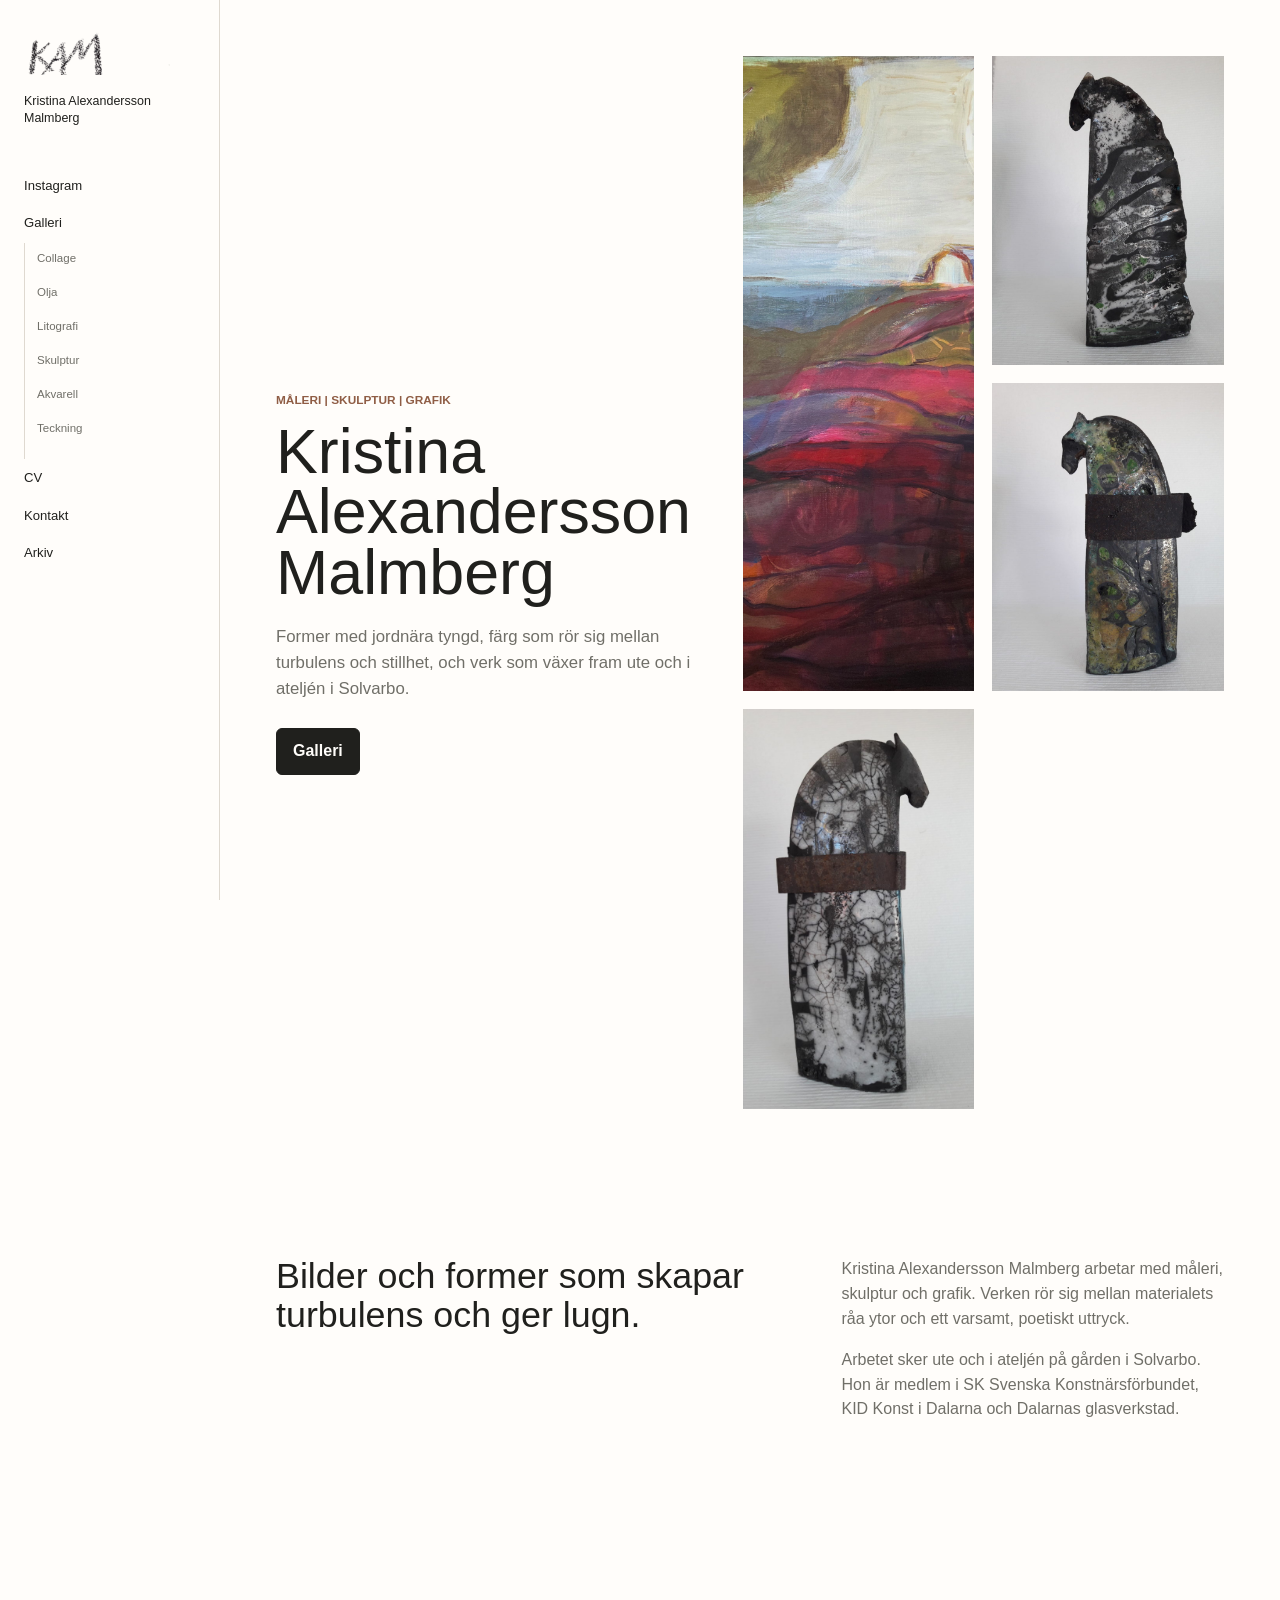
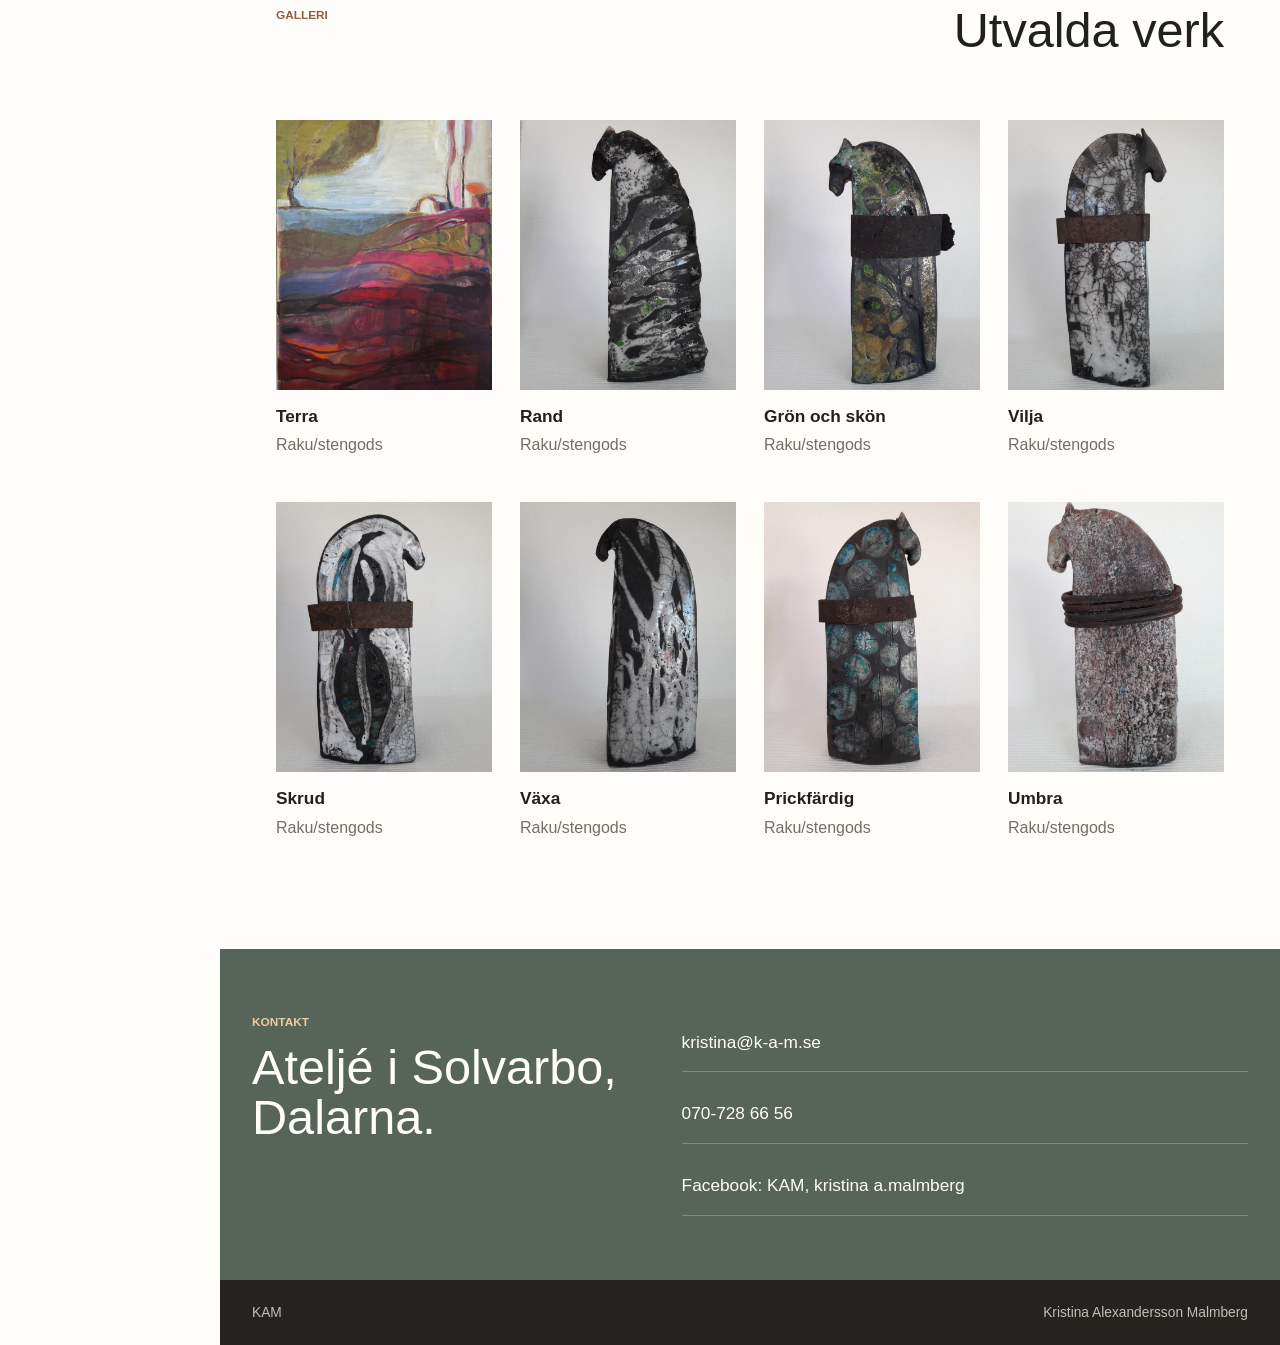
<file: index.html>
<!doctype html>
<html lang="sv">
  <head>
    <meta charset="utf-8">
    <meta name="viewport" content="width=device-width, initial-scale=1">
    <title>Kristina Alexandersson Malmberg | KAM</title>
    <meta
      name="description"
      content="Kristina Alexandersson Malmberg arbetar med maleri, skulptur, grafik och raku i Solvarbo, Dalarna."
    >
    <link rel="preload" href="assets/terra.jpg" as="image">
    <link rel="stylesheet" href="styles.css">
    <script src="https://identity.netlify.com/v1/netlify-identity-widget.js"></script>
    <script>
      if (window.netlifyIdentity) {
        window.netlifyIdentity.on('init', function (user) {
          if (!user) {
            window.netlifyIdentity.on('login', function () {
              document.location.href = '/admin/';
            });
          }
        });
      }
    </script>
  </head>
  <body>
    <header class="site-header">
      <a class="brand" href="#hem" aria-label="Till startsidan">
        <span class="logo-mark">
          <img src="assets/logo.png" alt="KAM">
        </span>
        <span>Kristina Alexandersson Malmberg</span>
      </a>
      <button class="menu-button" type="button" aria-expanded="false" aria-controls="site-nav">
        <span></span>
        <span></span>
        <span></span>
      </button>
      <nav id="site-nav" class="site-nav" aria-label="Huvudmeny">
        <a href="instagram.html">Instagram</a>
        <a href="galleri.html">Galleri</a>
        <div class="site-subnav" aria-label="Gallerikategorier">
          <a href="galleri-collage.html">Collage</a>
          <a href="galleri-olja.html">Olja</a>
          <a href="galleri-litografi.html">Litografi</a>
          <a href="galleri-skulptur.html">Skulptur</a>
          <a href="galleri-akvarell.html">Akvarell</a>
          <a href="galleri-teckning.html">Teckning</a>
        </div>
        <a href="cv.html">CV</a>
        <a href="index.html#kontakt">Kontakt</a>
        <a href="arkiv.html">Arkiv</a>
      </nav>
    </header>

    <main id="hem">
      <section class="hero" aria-labelledby="hero-title">
        <img class="hero-image" src="assets/terra.jpg" alt="Skulpturen Terra i raku och stengods">
        <div class="hero-copy">
          <p class="eyebrow" data-home-hero-kicker>Måleri | Skulptur | Grafik</p>
          <h1 id="hero-title" data-home-hero-title>Kristina Alexandersson Malmberg</h1>
          <p data-home-hero-text>
            Former med jordnära tyngd, färg som rör sig mellan turbulens och stillhet,
            och verk som växer fram ute och i ateljén i Solvarbo.
          </p>
          <div class="hero-actions" aria-label="Snabblänkar">
            <a class="button button-primary" href="galleri.html" data-home-hero-button>Galleri</a>
          </div>
        </div>
        <div class="hero-gallery" aria-label="Utvalda verk på startsidan" data-hero-gallery>
          <button class="art-image" type="button" data-full="assets/terra.jpg" data-title="Terra">
            <img src="assets/terra.jpg" alt="Terra, raku och stengods">
          </button>
          <button class="art-image" type="button" data-full="assets/rand.jpg" data-title="Rand">
            <img src="assets/rand.jpg" alt="Rand, raku och stengods">
          </button>
          <button class="art-image" type="button" data-full="assets/gron-och-skon.jpg" data-title="Grön och skön">
            <img src="assets/gron-och-skon.jpg" alt="Grön och skön, raku och stengods">
          </button>
          <button class="art-image" type="button" data-full="assets/vilja.jpg" data-title="Vilja">
            <img src="assets/vilja.jpg" alt="Vilja, raku och stengods">
          </button>
        </div>
      </section>

      <section class="intro section-band" aria-labelledby="intro-title">
        <div class="section-inner intro-grid">
          <div>
            <h2 id="intro-title" data-home-intro-title>Bilder och former som skapar turbulens och ger lugn.</h2>
          </div>
          <div class="intro-text" data-home-intro-text>
            <p>
              Kristina Alexandersson Malmberg arbetar med måleri, skulptur och grafik.
              Verken rör sig mellan materialets råa ytor och ett varsamt, poetiskt uttryck.
            </p>
            <p>
              Arbetet sker ute och i ateljén på gården i Solvarbo. Hon är medlem i SK
              Svenska Konstnärsförbundet, KID Konst i Dalarna och Dalarnas glasverkstad.
            </p>
          </div>
        </div>
      </section>

      <section class="section featured-gallery" aria-labelledby="featured-gallery-title">
        <div class="section-inner">
          <div class="section-heading">
            <p class="section-kicker">Galleri</p>
            <h2 id="featured-gallery-title">Utvalda verk</h2>
          </div>

          <div class="gallery-grid" data-featured-gallery>
            <article class="art-card">
              <button class="art-image" type="button" data-full="assets/terra.jpg" data-title="Terra">
                <img src="assets/terra.jpg" alt="Terra, raku och stengods">
              </button>
              <h3>Terra</h3>
              <p>Raku/stengods</p>
            </article>
            <article class="art-card">
              <button class="art-image" type="button" data-full="assets/rand.jpg" data-title="Rand">
                <img src="assets/rand.jpg" alt="Rand, raku och stengods">
              </button>
              <h3>Rand</h3>
              <p>Raku/stengods</p>
            </article>
            <article class="art-card">
              <button class="art-image" type="button" data-full="assets/gron-och-skon.jpg" data-title="Grön och skön">
                <img src="assets/gron-och-skon.jpg" alt="Grön och skön, raku och stengods">
              </button>
              <h3>Grön och skön</h3>
              <p>Raku/stengods</p>
            </article>
            <article class="art-card">
              <button class="art-image" type="button" data-full="assets/vilja.jpg" data-title="Vilja">
                <img src="assets/vilja.jpg" alt="Vilja, raku och stengods">
              </button>
              <h3>Vilja</h3>
              <p>Raku/stengods</p>
            </article>
            <article class="art-card">
              <button class="art-image" type="button" data-full="assets/skrud.jpg" data-title="Skrud">
                <img src="assets/skrud.jpg" alt="Skrud, raku och stengods">
              </button>
              <h3>Skrud</h3>
              <p>Raku/stengods</p>
            </article>
            <article class="art-card">
              <button class="art-image" type="button" data-full="assets/vaxa.jpg" data-title="Växa">
                <img src="assets/vaxa.jpg" alt="Växa, raku och stengods">
              </button>
              <h3>Växa</h3>
              <p>Raku/stengods</p>
            </article>
            <article class="art-card">
              <button class="art-image" type="button" data-full="assets/prickfardig.jpg" data-title="Prickfärdig">
                <img src="assets/prickfardig.jpg" alt="Prickfärdig, raku och stengods">
              </button>
              <h3>Prickfärdig</h3>
              <p>Raku/stengods</p>
            </article>
            <article class="art-card">
              <button class="art-image" type="button" data-full="assets/umbra.jpg" data-title="Umbra">
                <img src="assets/umbra.jpg" alt="Umbra, raku och stengods">
              </button>
              <h3>Umbra</h3>
              <p>Raku/stengods</p>
            </article>
          </div>
        </div>
      </section>

      <section id="kontakt" class="contact" aria-labelledby="contact-title">
        <div class="section-inner contact-grid">
          <div>
            <p class="section-kicker" data-home-contact-kicker>Kontakt</p>
            <h2 id="contact-title" data-home-contact-title>Ateljé i Solvarbo, Dalarna.</h2>
          </div>
          <address>
            <a href="mailto:kristina@k-a-m.se" data-home-contact-email>kristina@k-a-m.se</a>
            <a href="tel:+46707286656" data-home-contact-phone>070-728 66 56</a>
            <span data-home-contact-facebook>Facebook: KAM, kristina a.malmberg</span>
          </address>
        </div>
      </section>
    </main>

    <footer class="site-footer">
      <span>KAM</span>
      <span>Kristina Alexandersson Malmberg</span>
    </footer>

    <dialog class="lightbox" aria-label="Förhandsvisning av verk">
      <button class="lightbox-close" type="button" aria-label="Stäng">×</button>
      <img src="assets/terra.jpg" alt="">
      <p></p>
    </dialog>

    <script src="site-content.js"></script>
    <script src="content-manager.js"></script>
    <script src="script.js"></script>
  </body>
</html>
</file>
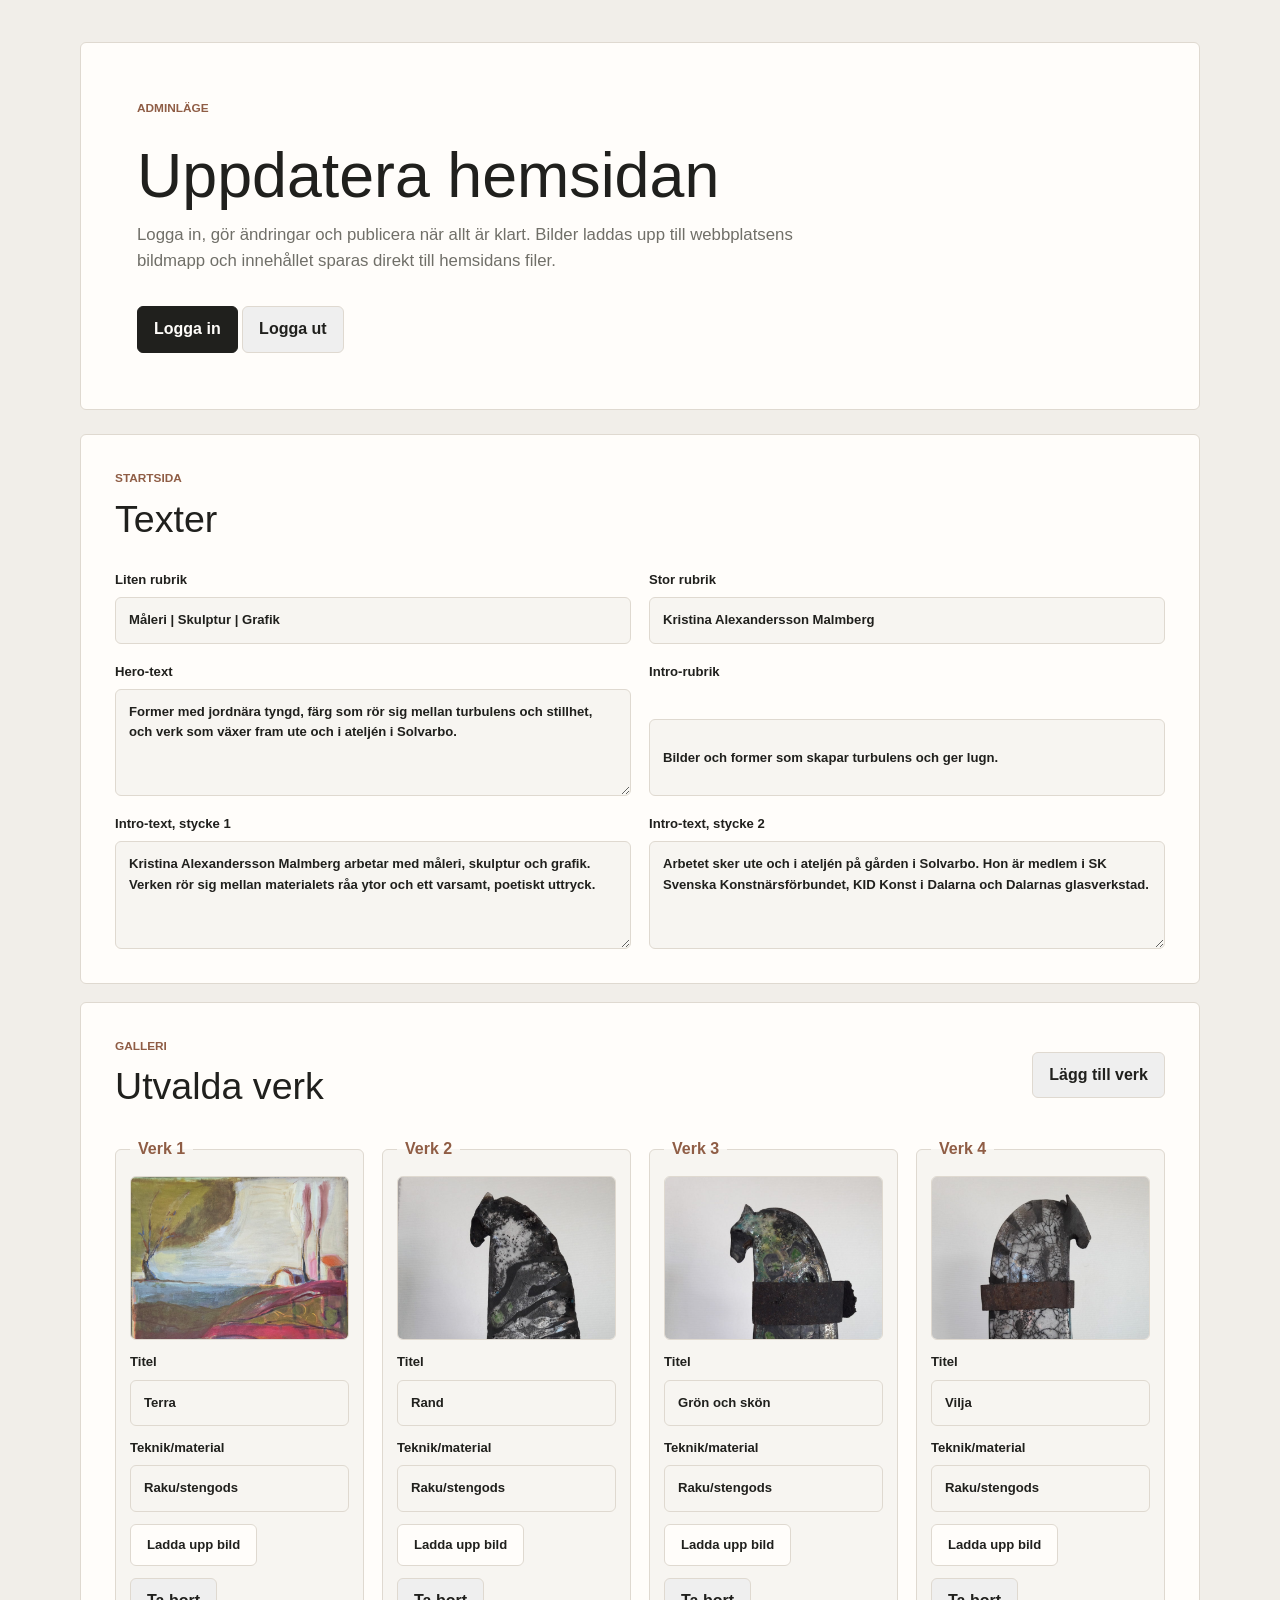
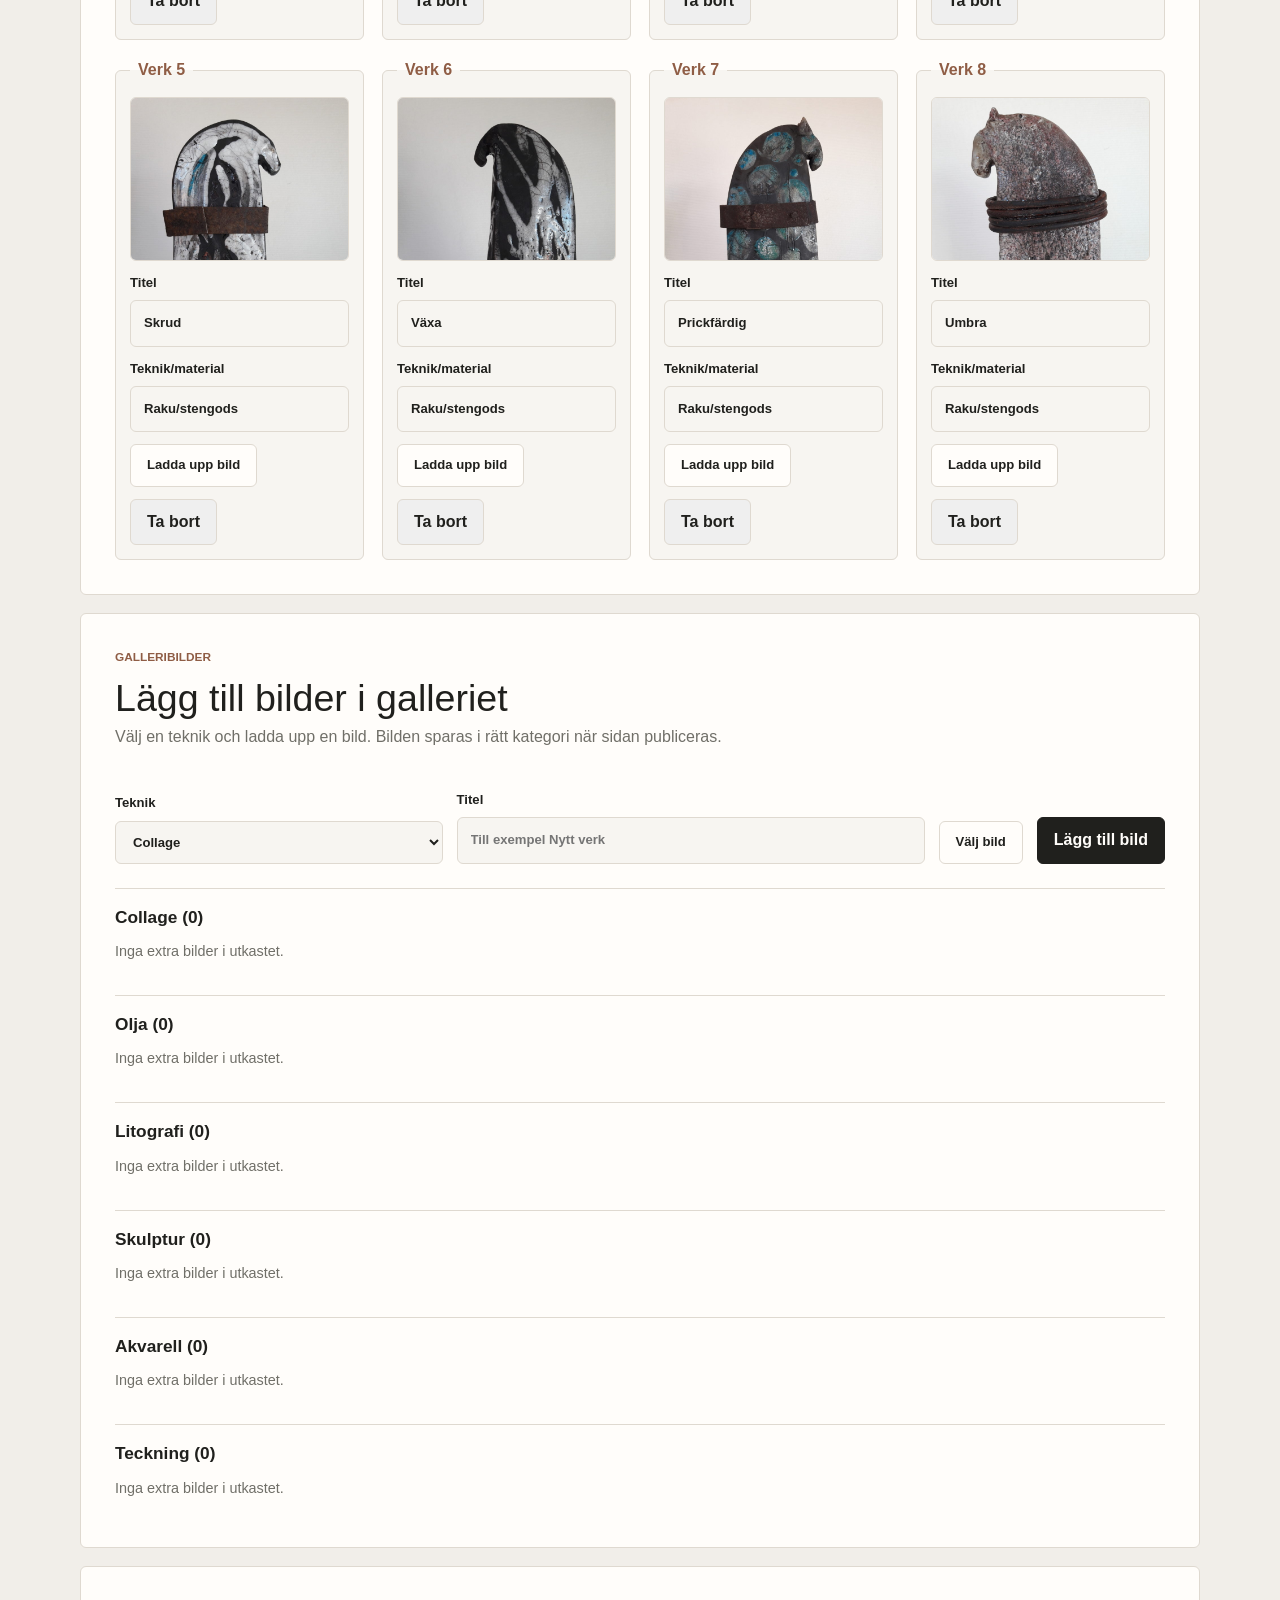
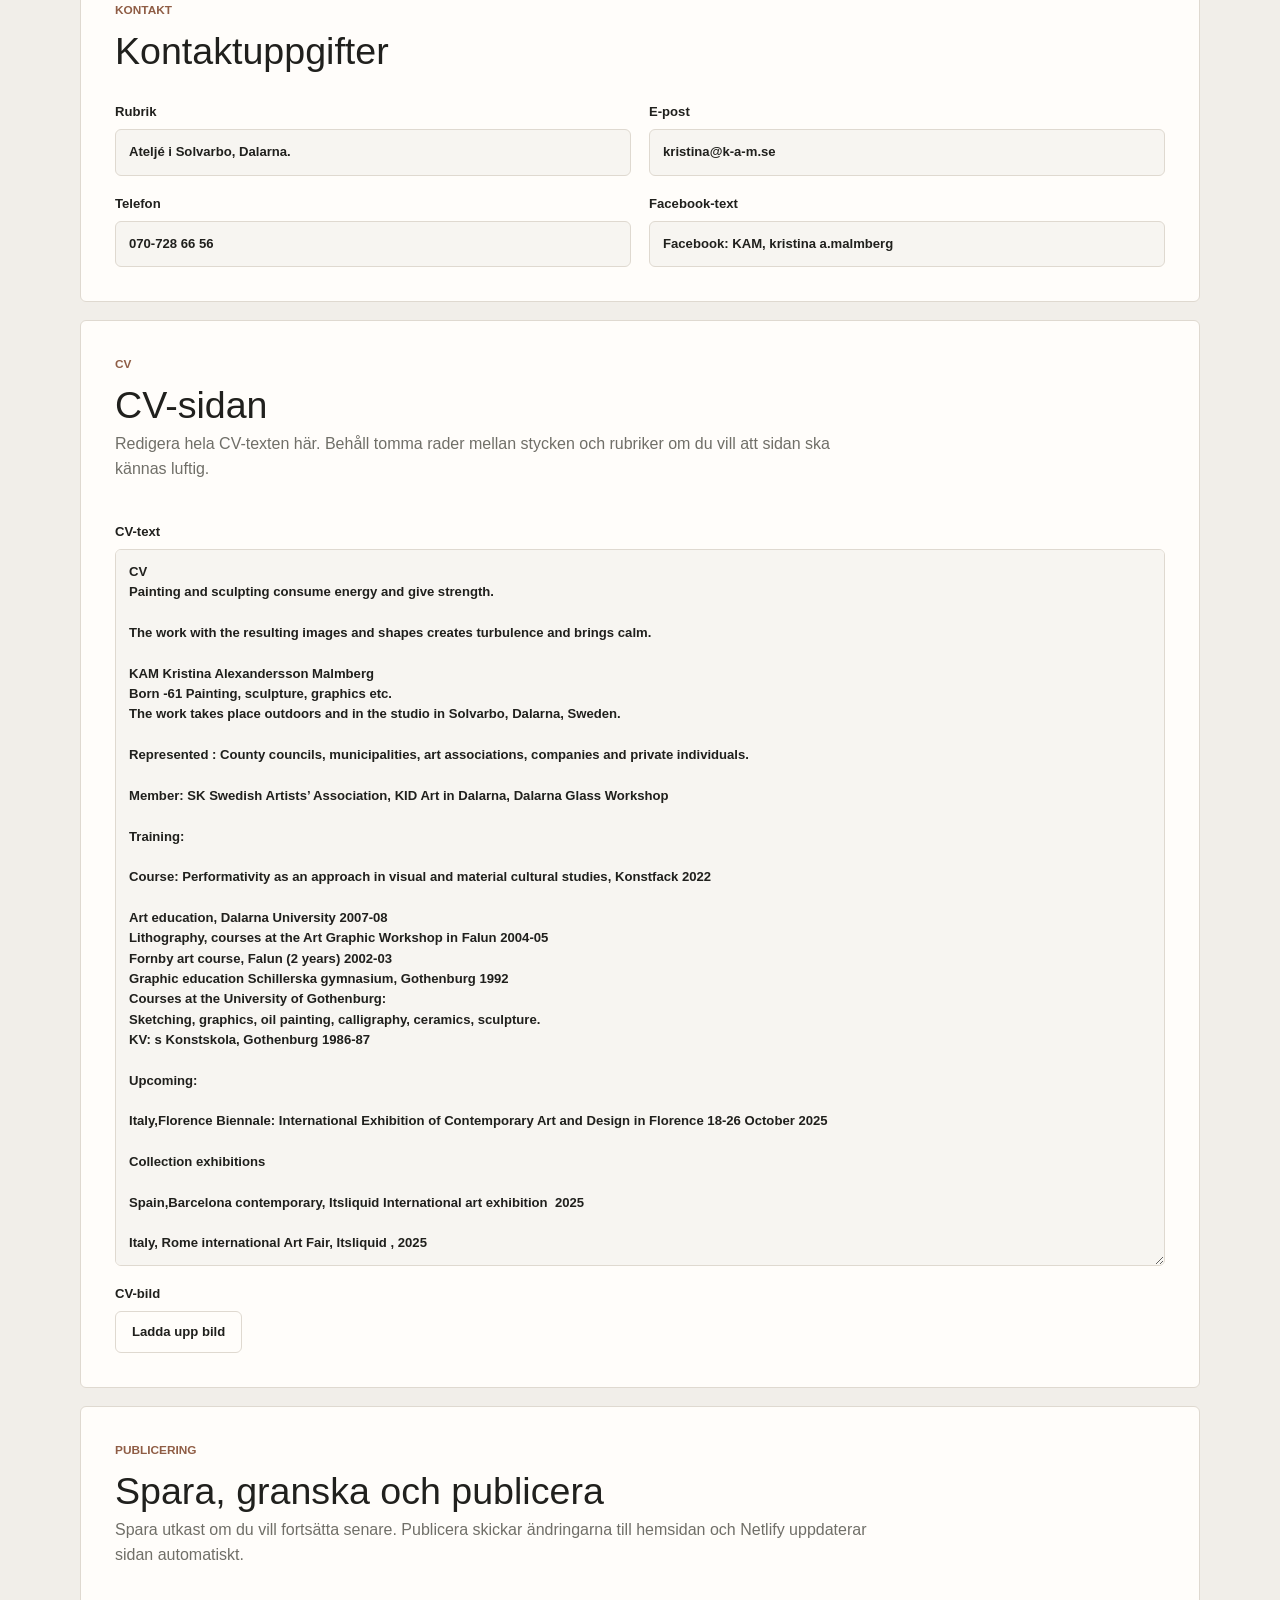
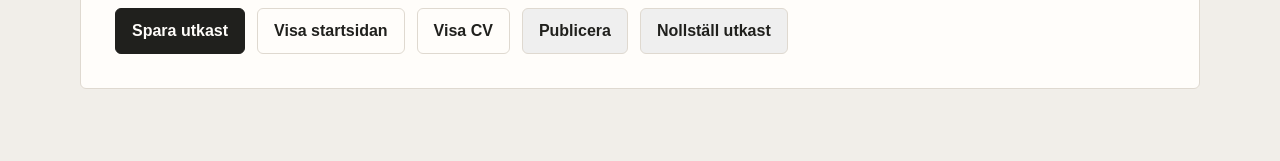
<file: admin/index.html>
<!doctype html>
<html lang="sv">
  <head>
    <meta charset="utf-8">
    <meta name="viewport" content="width=device-width, initial-scale=1">
    <meta name="robots" content="noindex">
    <title>Admin | Kristina Alexandersson Malmberg</title>
    <meta
      name="description"
      content="Adminläge för att uppdatera Kristina Alexandersson Malmbergs hemsida."
    >
    <link rel="stylesheet" href="/styles.css">
    <script src="https://identity.netlify.com/v1/netlify-identity-widget.js"></script>
  </head>
  <body class="admin-page admin-live-page">
    <main class="admin-shell">
      <section class="admin-hero" aria-labelledby="admin-title">
        <p class="section-kicker">Adminläge</p>
        <h1 id="admin-title">Uppdatera hemsidan</h1>
        <p>
          Logga in, gör ändringar och publicera när allt är klart. Bilder laddas
          upp till webbplatsens bildmapp och innehållet sparas direkt till
          hemsidans filer.
        </p>
        <div class="admin-login-actions">
          <button class="button button-primary" type="button" data-login-button>
            Logga in
          </button>
          <button class="button button-secondary" type="button" data-logout-button hidden>
            Logga ut
          </button>
        </div>
        <p class="admin-status" data-admin-status role="status"></p>
      </section>

      <form class="admin-form" data-admin-form hidden>
        <section class="admin-panel" aria-labelledby="home-copy-title">
          <div class="admin-panel-heading">
            <div>
              <p class="section-kicker">Startsida</p>
              <h2 id="home-copy-title">Texter</h2>
            </div>
          </div>

          <div class="admin-fields">
            <label>
              Liten rubrik
              <input name="hero.kicker" type="text">
            </label>
            <label>
              Stor rubrik
              <input name="hero.title" type="text">
            </label>
            <label>
              Hero-text
              <textarea name="hero.text" rows="4"></textarea>
            </label>
            <label>
              Intro-rubrik
              <input name="intro.title" type="text">
            </label>
            <label>
              Intro-text, stycke 1
              <textarea name="intro.paragraphs.0" rows="4"></textarea>
            </label>
            <label>
              Intro-text, stycke 2
              <textarea name="intro.paragraphs.1" rows="4"></textarea>
            </label>
          </div>
        </section>

        <section class="admin-panel" aria-labelledby="featured-title">
          <div class="admin-panel-heading">
            <div>
              <p class="section-kicker">Galleri</p>
              <h2 id="featured-title">Utvalda verk</h2>
            </div>
            <button class="button button-secondary add-work" type="button">Lägg till verk</button>
          </div>
          <div class="admin-work-list" data-work-list></div>
        </section>

        <section class="admin-panel" aria-labelledby="gallery-upload-title">
          <div class="admin-panel-heading">
            <div>
              <p class="section-kicker">Galleribilder</p>
              <h2 id="gallery-upload-title">Lägg till bilder i galleriet</h2>
              <p>
                Välj en teknik och ladda upp en bild. Bilden sparas i rätt
                kategori när sidan publiceras.
              </p>
            </div>
          </div>

          <div class="admin-gallery-upload">
            <label>
              Teknik
              <select data-gallery-category>
                <option value="collage">Collage</option>
                <option value="olja">Olja</option>
                <option value="litografi">Litografi</option>
                <option value="skulptur">Skulptur</option>
                <option value="akvarell">Akvarell</option>
                <option value="teckning">Teckning</option>
              </select>
            </label>
            <label>
              Titel
              <input data-gallery-title type="text" placeholder="Till exempel Nytt verk">
            </label>
            <label class="file-button">
              Välj bild
              <input data-gallery-file type="file" accept="image/*">
            </label>
            <button class="button button-primary add-gallery-image" type="button">
              Lägg till bild
            </button>
          </div>

          <div class="admin-gallery-list" data-gallery-list></div>
        </section>

        <section class="admin-panel" aria-labelledby="contact-admin-title">
          <div>
            <p class="section-kicker">Kontakt</p>
            <h2 id="contact-admin-title">Kontaktuppgifter</h2>
          </div>
          <div class="admin-fields">
            <label>
              Rubrik
              <input name="contact.title" type="text">
            </label>
            <label>
              E-post
              <input name="contact.email" type="email">
            </label>
            <label>
              Telefon
              <input name="contact.phone" type="text">
            </label>
            <label>
              Facebook-text
              <input name="contact.facebook" type="text">
            </label>
          </div>
        </section>

        <section class="admin-panel" aria-labelledby="cv-admin-title">
          <div class="admin-panel-heading">
            <div>
              <p class="section-kicker">CV</p>
              <h2 id="cv-admin-title">CV-sidan</h2>
              <p>
                Redigera hela CV-texten här. Behåll tomma rader mellan stycken
                och rubriker om du vill att sidan ska kännas luftig.
              </p>
            </div>
          </div>

          <div class="admin-fields admin-fields-single">
            <label>
              CV-text
              <textarea data-cv-text rows="34"></textarea>
            </label>
            <label>
              CV-bild
              <span class="file-button">
                Ladda upp bild
                <input data-cv-image-file type="file" accept="image/*">
              </span>
            </label>
          </div>
        </section>

        <section class="admin-panel admin-export" aria-labelledby="export-title">
          <div>
            <p class="section-kicker">Publicering</p>
            <h2 id="export-title">Spara, granska och publicera</h2>
            <p>
              Spara utkast om du vill fortsätta senare. Publicera skickar
              ändringarna till hemsidan och Netlify uppdaterar sidan automatiskt.
            </p>
          </div>
          <div class="admin-bottom-actions">
            <button class="button button-primary" type="submit">Spara utkast</button>
            <a class="button button-secondary" href="/index.html" target="_blank" rel="noreferrer">
              Visa startsidan
            </a>
            <a class="button button-secondary" href="/cv.html" target="_blank" rel="noreferrer">
              Visa CV
            </a>
            <button class="button button-secondary export-content" type="button">
              Publicera
            </button>
            <button class="button button-secondary admin-reset" type="button">Nollställ utkast</button>
          </div>
          <p class="admin-status admin-status-bottom" data-admin-status role="status"></p>
          <textarea data-export-output rows="10" readonly></textarea>
        </section>
      </form>
    </main>

    <script src="/site-content.js"></script>
    <script src="/admin.js"></script>
  </body>
</html>
</file>
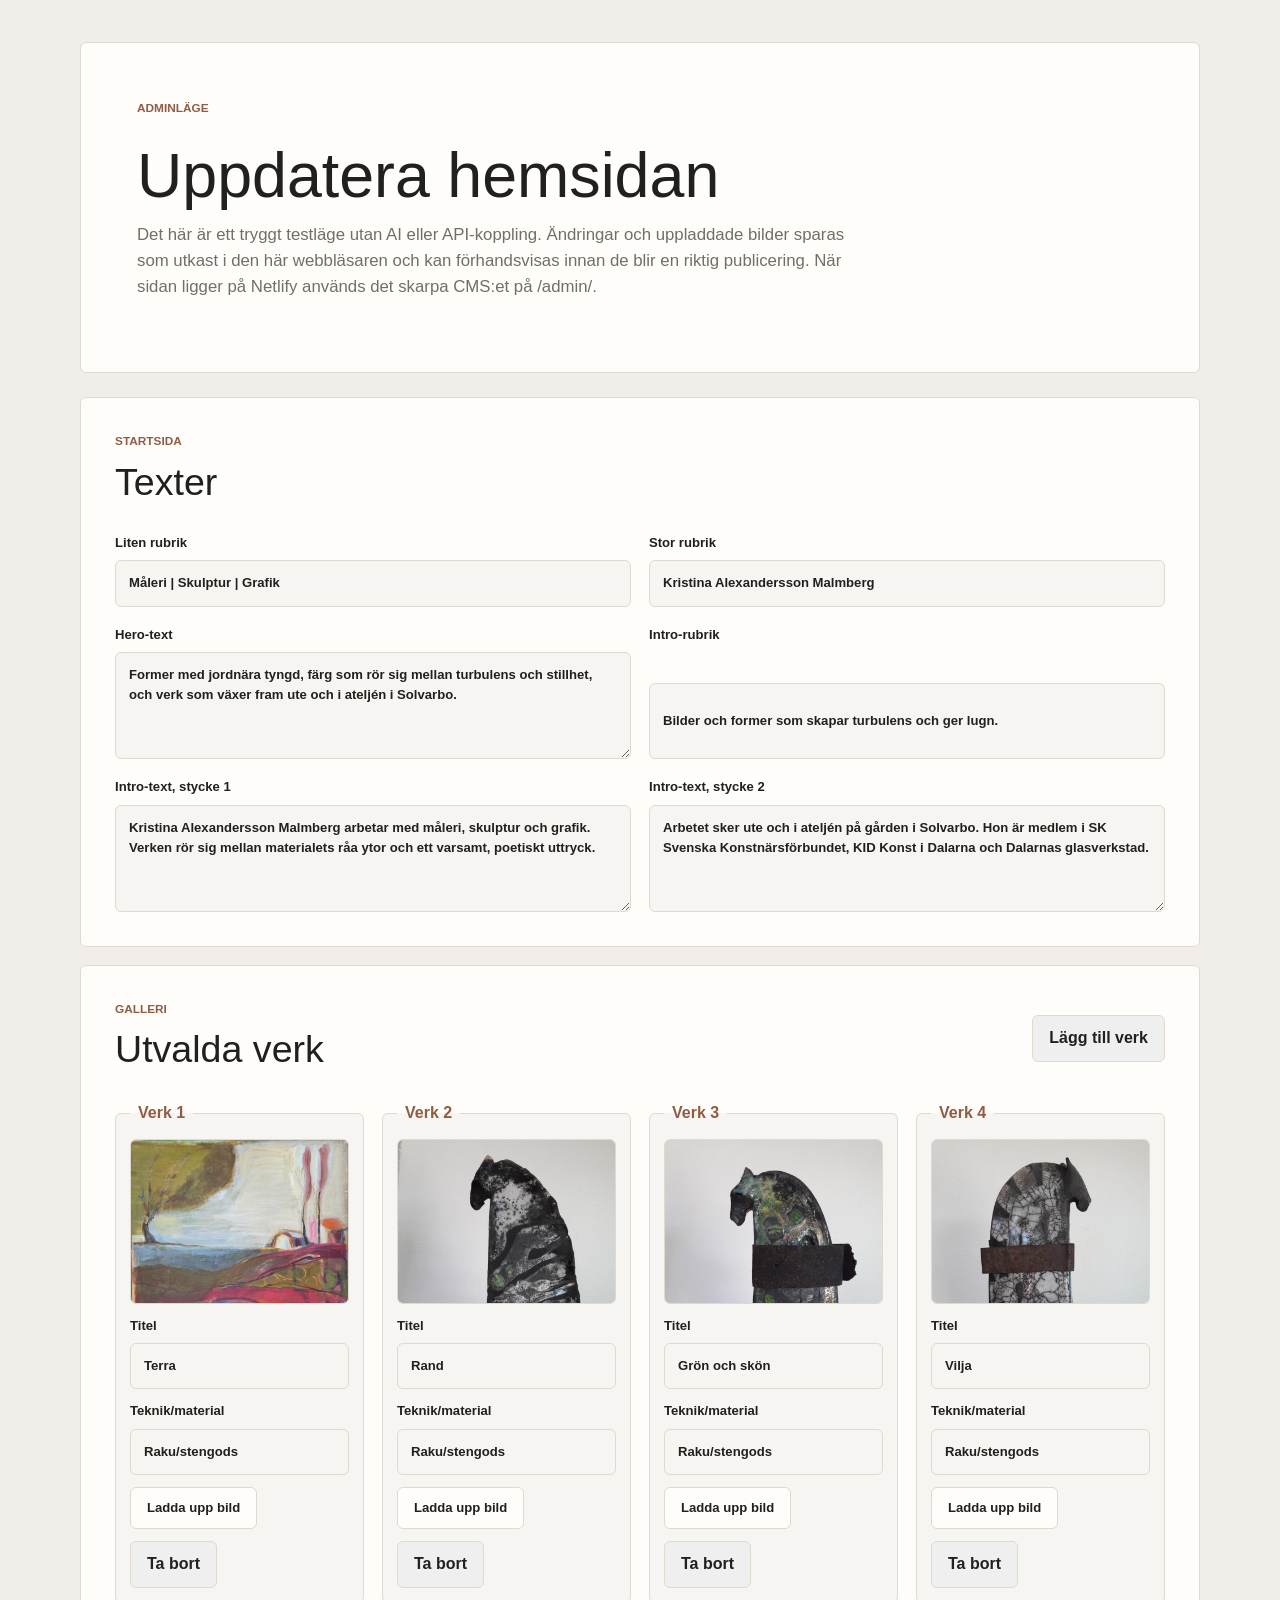
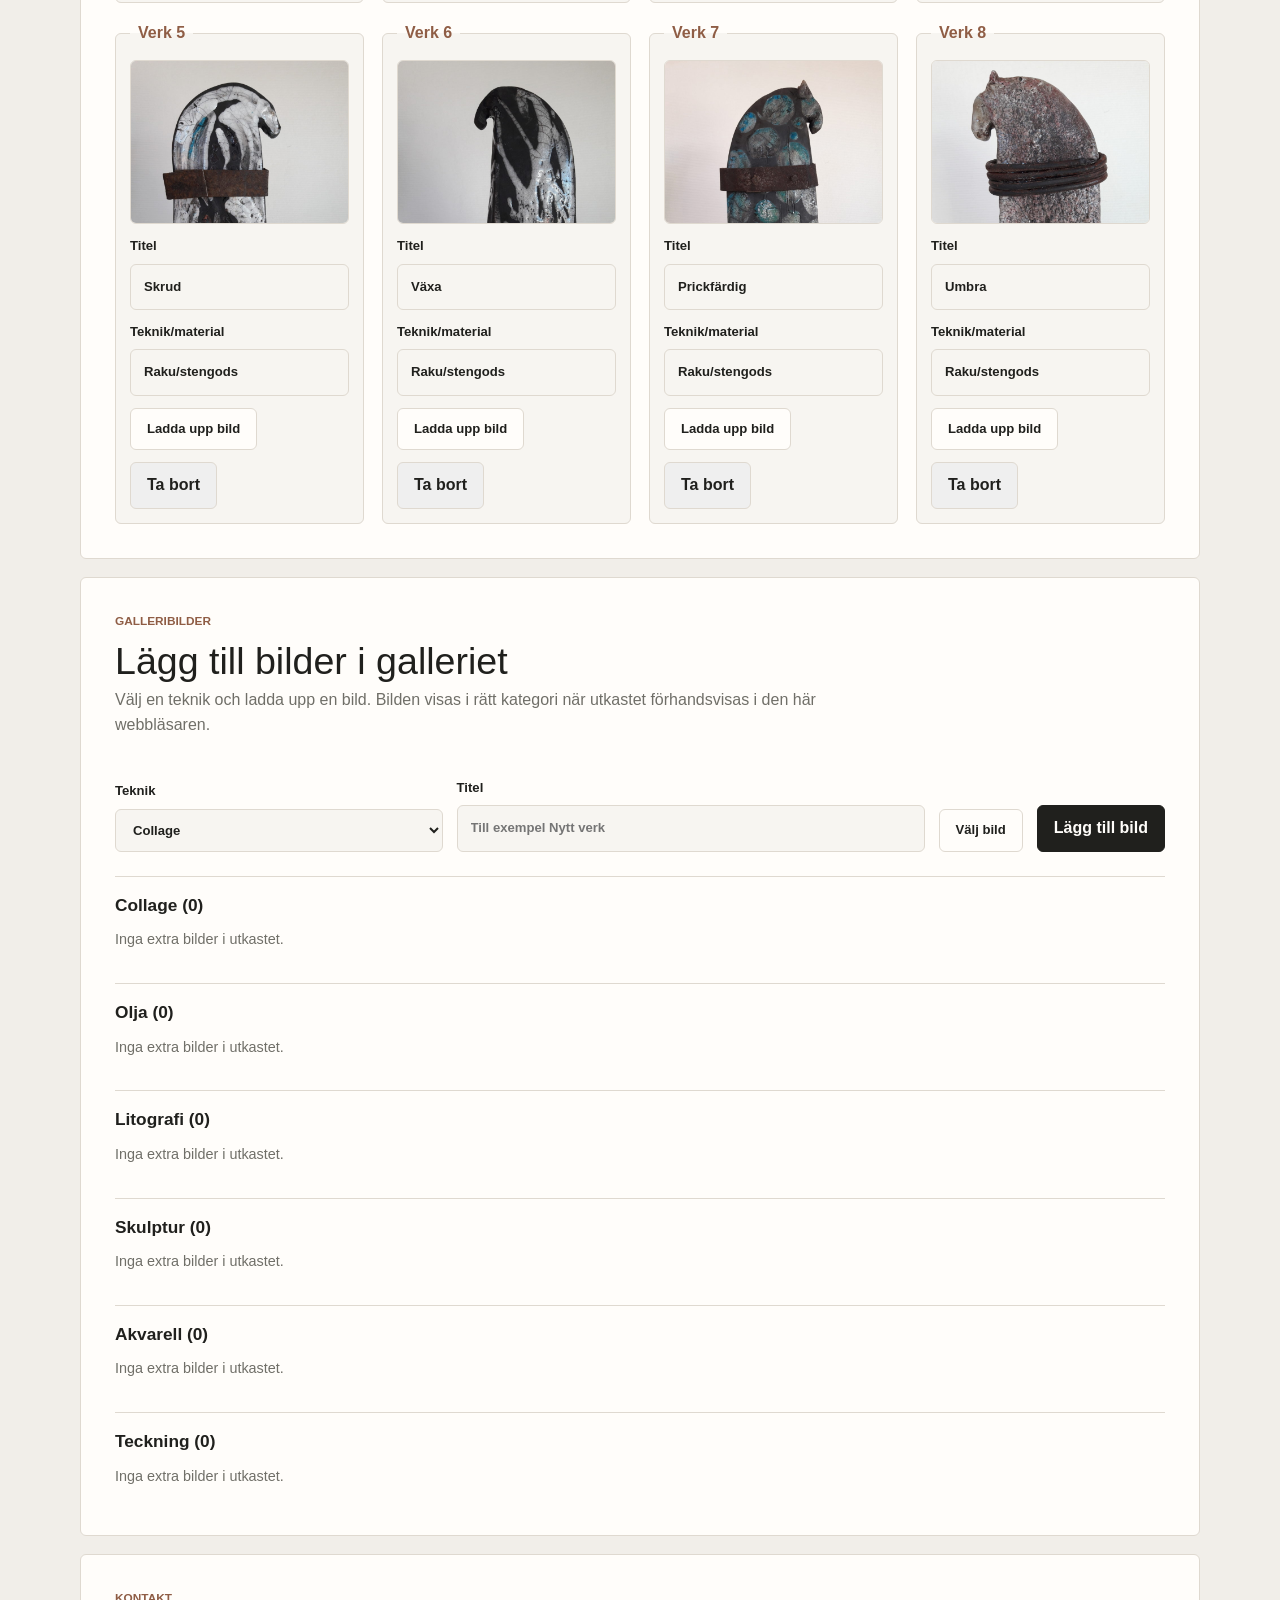
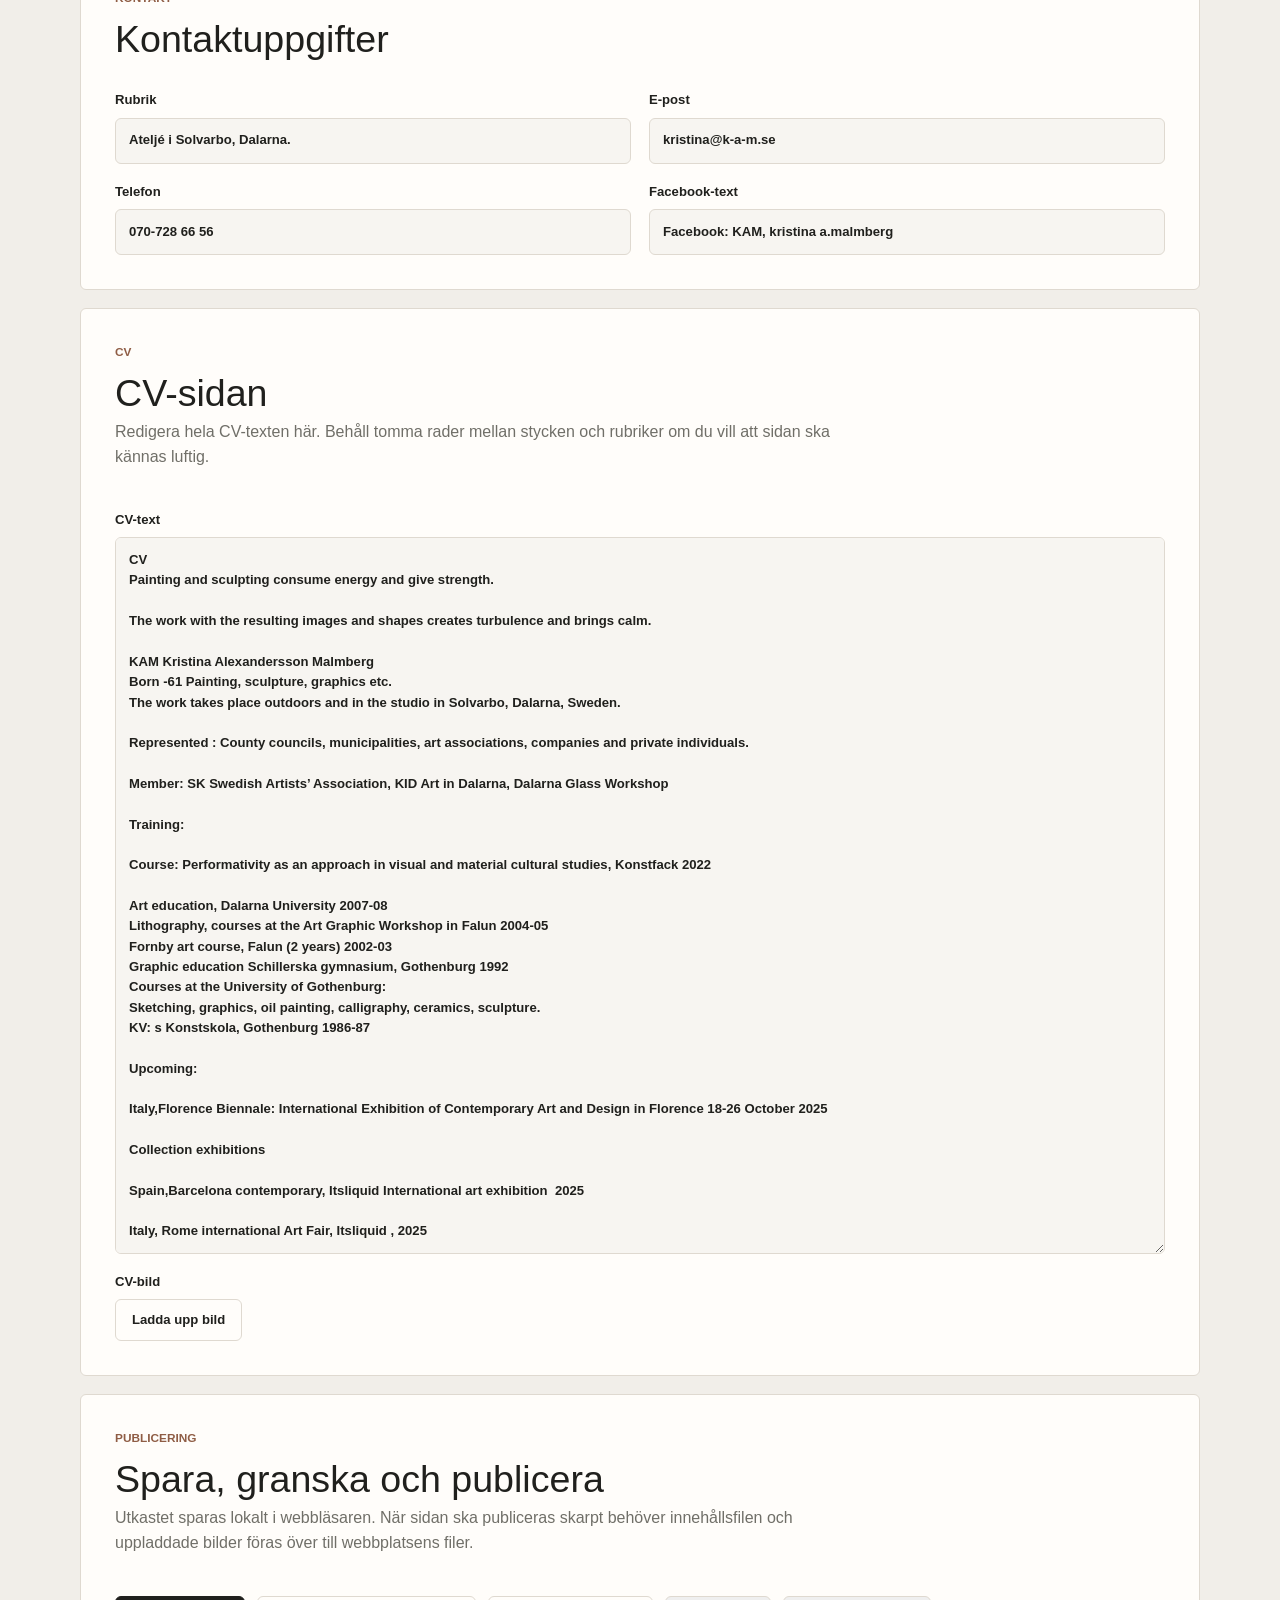
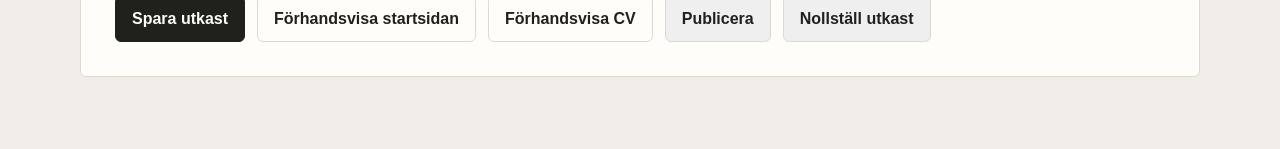
<file: admin.html>
<!doctype html>
<html lang="sv">
  <head>
    <meta charset="utf-8">
    <meta name="viewport" content="width=device-width, initial-scale=1">
    <title>Admin | Kristina Alexandersson Malmberg</title>
    <meta
      name="description"
      content="Lokalt adminläge för att testa uppdateringar av Kristina Alexandersson Malmbergs hemsida."
    >
    <link rel="stylesheet" href="styles.css">
  </head>
  <body class="admin-page">
    <main class="admin-shell">
      <section class="admin-hero" aria-labelledby="admin-title">
        <p class="section-kicker">Adminläge</p>
        <h1 id="admin-title">Uppdatera hemsidan</h1>
        <p>
          Det här är ett tryggt testläge utan AI eller API-koppling. Ändringar
          och uppladdade bilder sparas som utkast i den här webbläsaren och kan
          förhandsvisas innan de blir en riktig publicering. När sidan ligger
          på Netlify används det skarpa CMS:et på /admin/.
        </p>
        <p class="admin-status" data-admin-status role="status"></p>
      </section>

      <form class="admin-form" data-admin-form>
        <section class="admin-panel" aria-labelledby="home-copy-title">
          <div class="admin-panel-heading">
            <div>
              <p class="section-kicker">Startsida</p>
              <h2 id="home-copy-title">Texter</h2>
            </div>
          </div>

          <div class="admin-fields">
            <label>
              Liten rubrik
              <input name="hero.kicker" type="text">
            </label>
            <label>
              Stor rubrik
              <input name="hero.title" type="text">
            </label>
            <label>
              Hero-text
              <textarea name="hero.text" rows="4"></textarea>
            </label>
            <label>
              Intro-rubrik
              <input name="intro.title" type="text">
            </label>
            <label>
              Intro-text, stycke 1
              <textarea name="intro.paragraphs.0" rows="4"></textarea>
            </label>
            <label>
              Intro-text, stycke 2
              <textarea name="intro.paragraphs.1" rows="4"></textarea>
            </label>
          </div>
        </section>

        <section class="admin-panel" aria-labelledby="featured-title">
          <div class="admin-panel-heading">
            <div>
              <p class="section-kicker">Galleri</p>
              <h2 id="featured-title">Utvalda verk</h2>
            </div>
            <button class="button button-secondary add-work" type="button">Lägg till verk</button>
          </div>
          <div class="admin-work-list" data-work-list></div>
        </section>

        <section class="admin-panel" aria-labelledby="gallery-upload-title">
          <div class="admin-panel-heading">
            <div>
              <p class="section-kicker">Galleribilder</p>
              <h2 id="gallery-upload-title">Lägg till bilder i galleriet</h2>
              <p>
                Välj en teknik och ladda upp en bild. Bilden visas i rätt
                kategori när utkastet förhandsvisas i den här webbläsaren.
              </p>
            </div>
          </div>

          <div class="admin-gallery-upload">
            <label>
              Teknik
              <select data-gallery-category>
                <option value="collage">Collage</option>
                <option value="olja">Olja</option>
                <option value="litografi">Litografi</option>
                <option value="skulptur">Skulptur</option>
                <option value="akvarell">Akvarell</option>
                <option value="teckning">Teckning</option>
              </select>
            </label>
            <label>
              Titel
              <input data-gallery-title type="text" placeholder="Till exempel Nytt verk">
            </label>
            <label class="file-button">
              Välj bild
              <input data-gallery-file type="file" accept="image/*">
            </label>
            <button class="button button-primary add-gallery-image" type="button">
              Lägg till bild
            </button>
          </div>

          <div class="admin-gallery-list" data-gallery-list></div>
        </section>

        <section class="admin-panel" aria-labelledby="contact-admin-title">
          <div>
            <p class="section-kicker">Kontakt</p>
            <h2 id="contact-admin-title">Kontaktuppgifter</h2>
          </div>
          <div class="admin-fields">
            <label>
              Rubrik
              <input name="contact.title" type="text">
            </label>
            <label>
              E-post
              <input name="contact.email" type="email">
            </label>
            <label>
              Telefon
              <input name="contact.phone" type="text">
            </label>
            <label>
              Facebook-text
              <input name="contact.facebook" type="text">
            </label>
          </div>
        </section>

        <section class="admin-panel" aria-labelledby="cv-admin-title">
          <div class="admin-panel-heading">
            <div>
              <p class="section-kicker">CV</p>
              <h2 id="cv-admin-title">CV-sidan</h2>
              <p>
                Redigera hela CV-texten här. Behåll tomma rader mellan stycken
                och rubriker om du vill att sidan ska kännas luftig.
              </p>
            </div>
          </div>

          <div class="admin-fields admin-fields-single">
            <label>
              CV-text
              <textarea data-cv-text rows="34"></textarea>
            </label>
            <label>
              CV-bild
              <span class="file-button">
                Ladda upp bild
                <input data-cv-image-file type="file" accept="image/*">
              </span>
            </label>
          </div>
        </section>

        <section class="admin-panel admin-export" aria-labelledby="export-title">
          <div>
            <p class="section-kicker">Publicering</p>
            <h2 id="export-title">Spara, granska och publicera</h2>
            <p>
              Utkastet sparas lokalt i webbläsaren. När sidan ska publiceras
              skarpt behöver innehållsfilen och uppladdade bilder föras över
              till webbplatsens filer.
            </p>
          </div>
          <div class="admin-bottom-actions">
            <button class="button button-primary" type="submit">Spara utkast</button>
            <a class="button button-secondary" href="index.html">Förhandsvisa startsidan</a>
            <a class="button button-secondary" href="cv.html">Förhandsvisa CV</a>
            <button class="button button-secondary export-content" type="button">
              Publicera
            </button>
            <button class="button button-secondary admin-reset" type="button">Nollställ utkast</button>
          </div>
          <textarea data-export-output rows="10" readonly></textarea>
        </section>
      </form>
    </main>

    <script src="site-content.js"></script>
    <script src="admin.js"></script>
  </body>
</html>
</file>
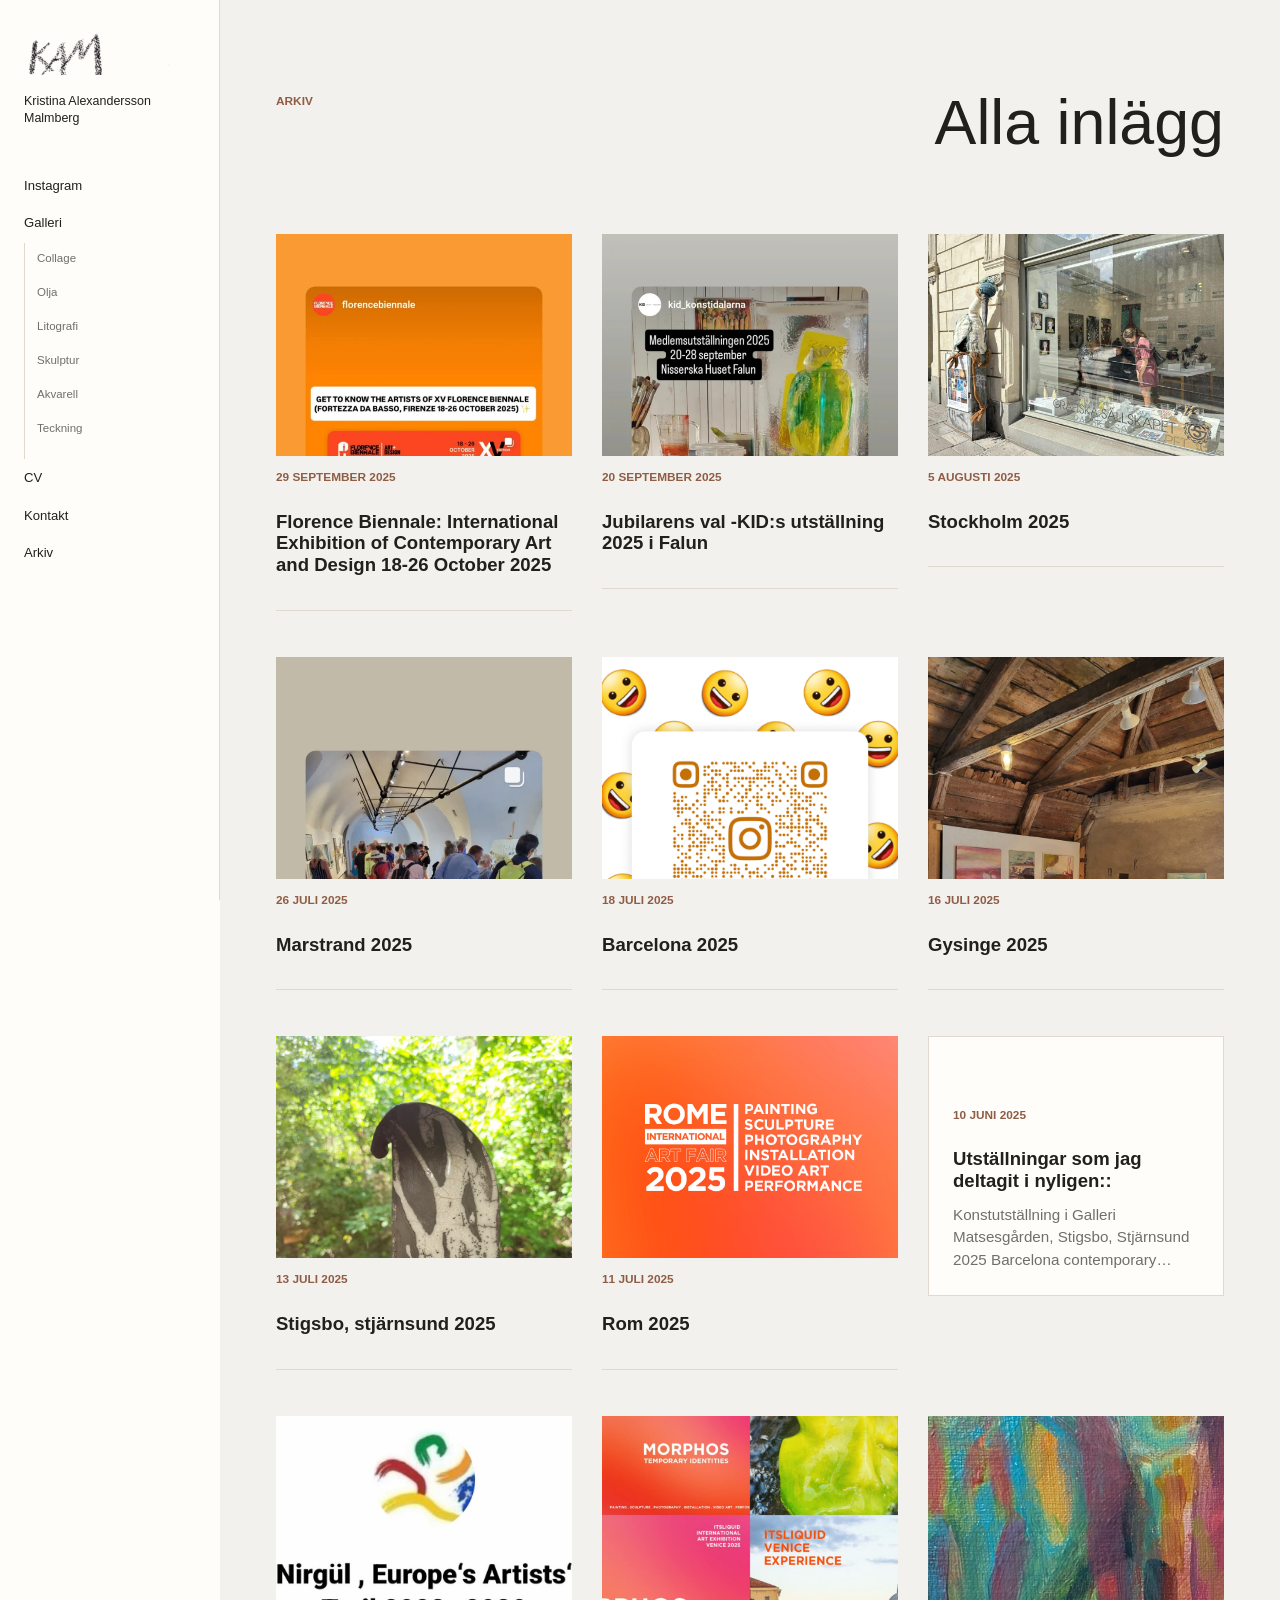
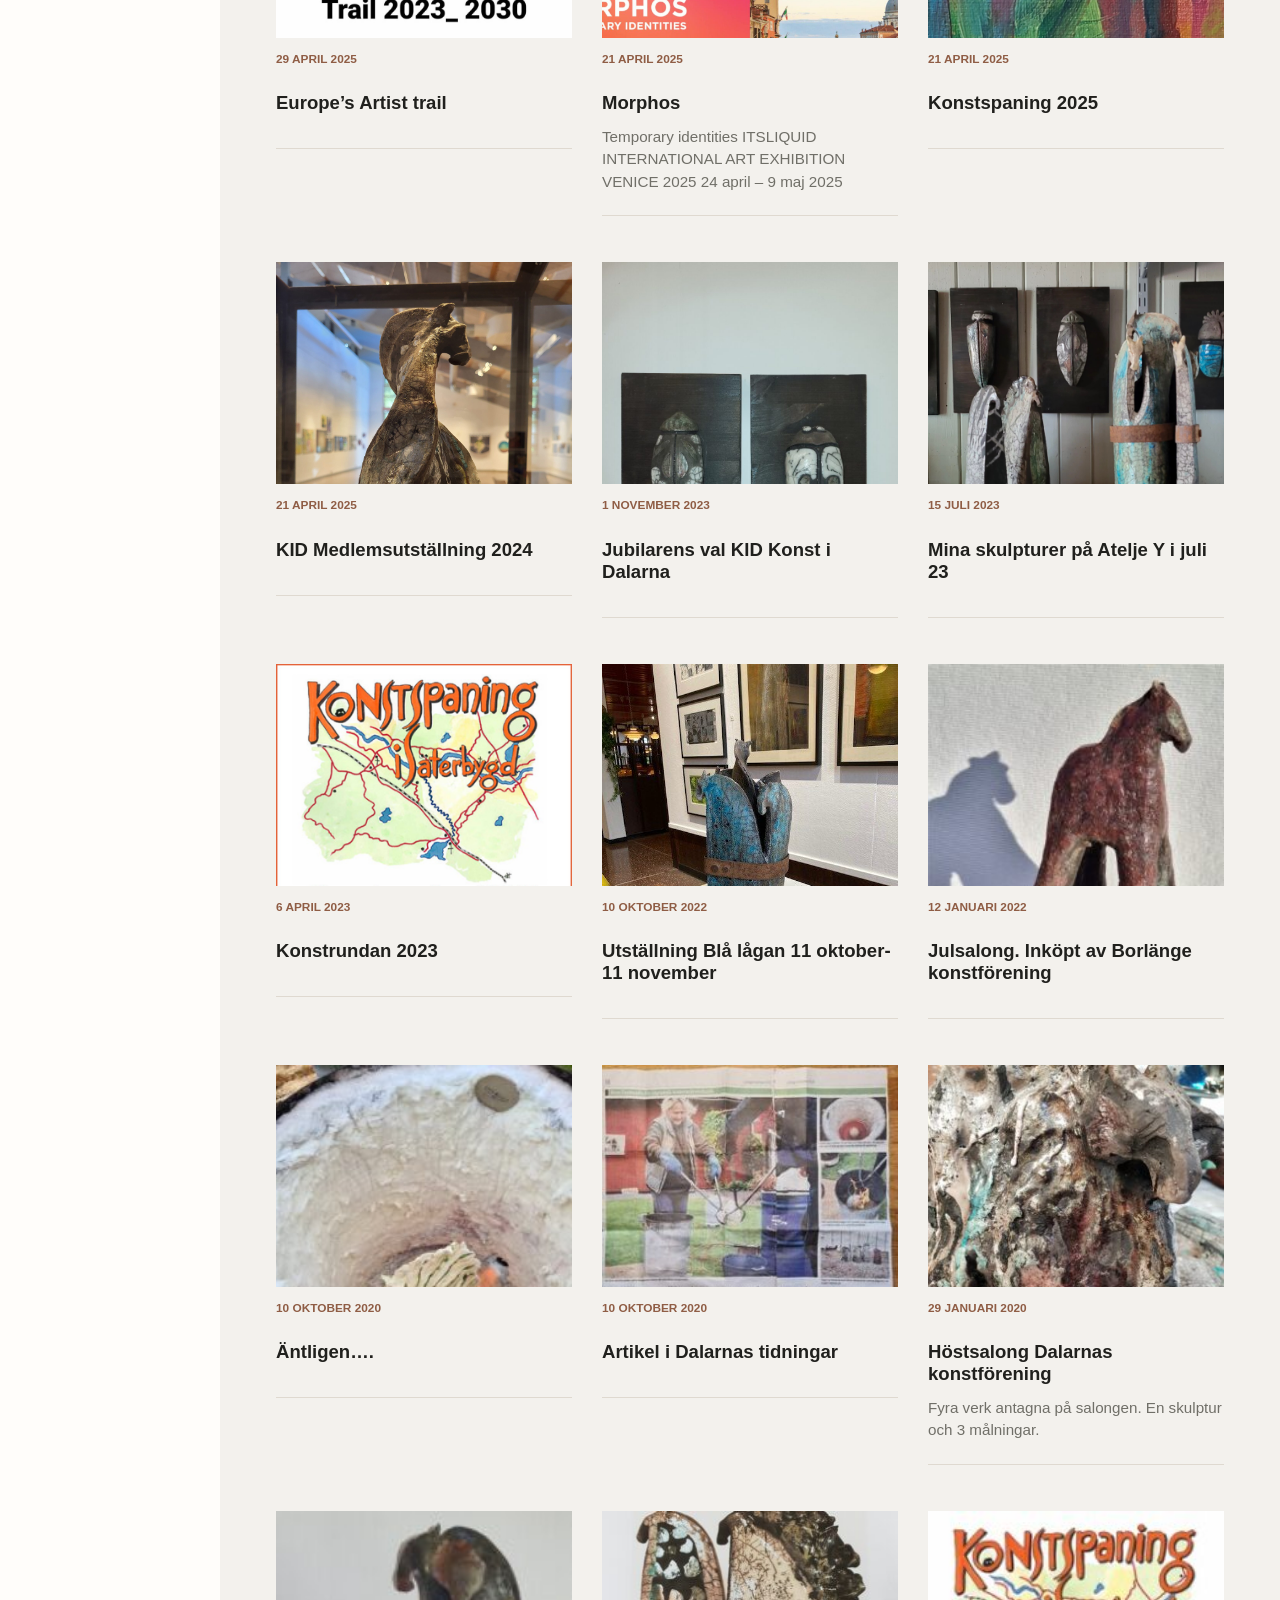
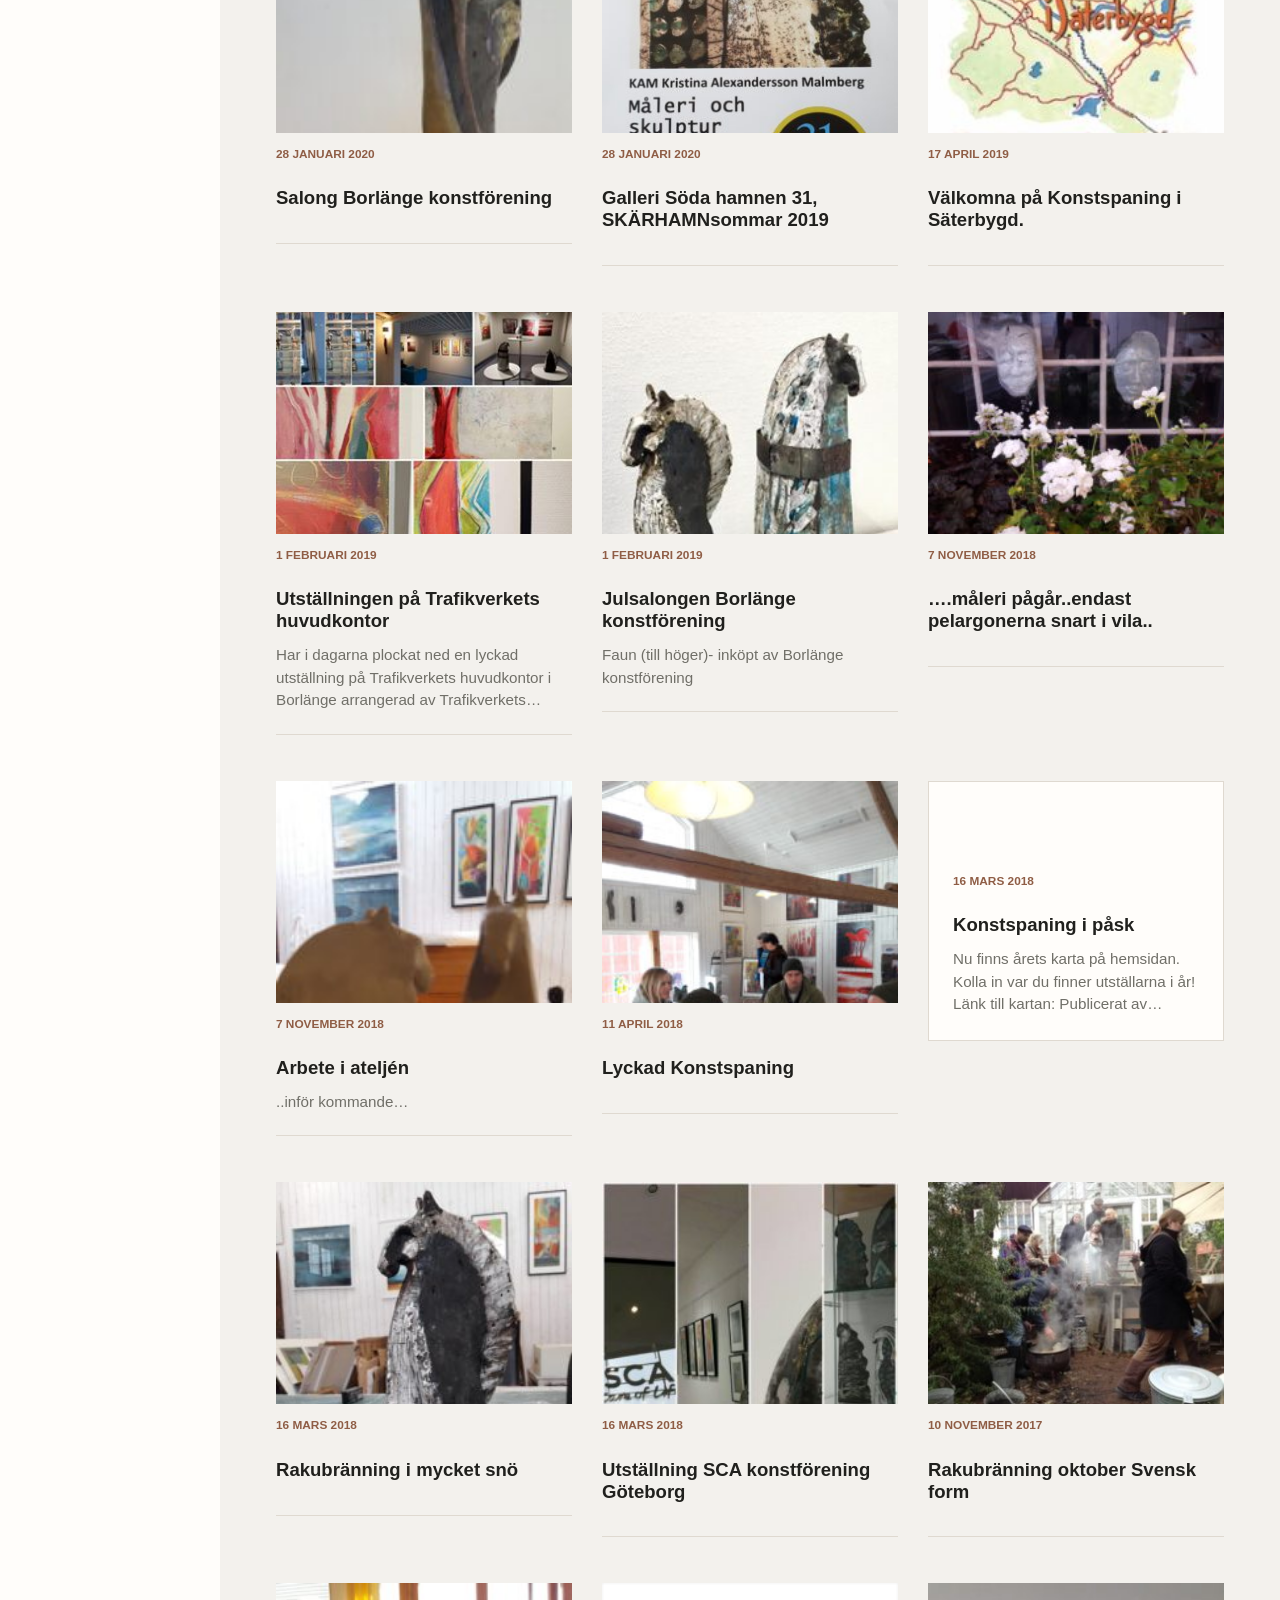
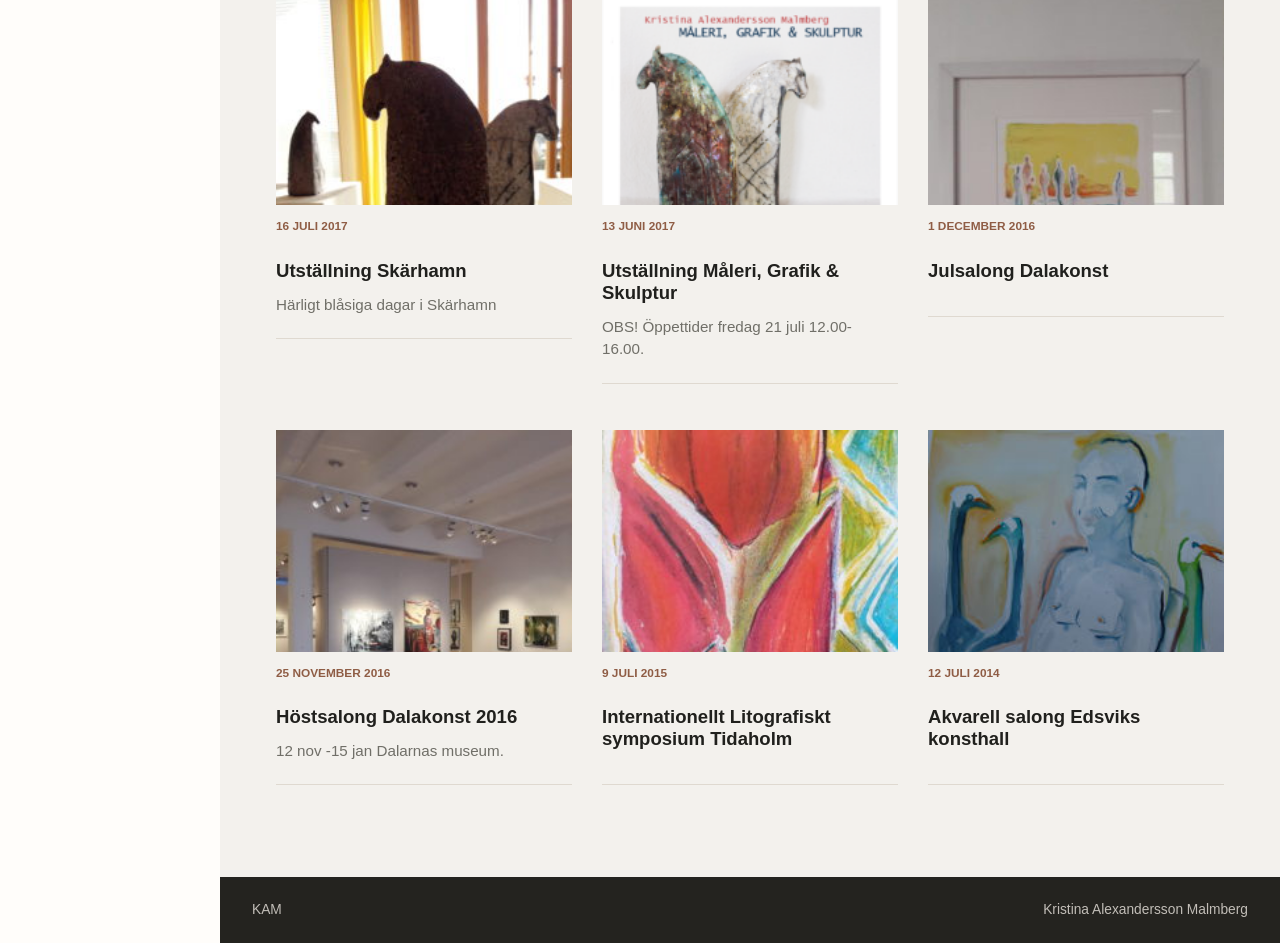
<file: arkiv.html>
<!doctype html>
<html lang="sv">
  <head>
    <meta charset="utf-8">
    <meta name="viewport" content="width=device-width, initial-scale=1">
    <title>Arkiv | Kristina Alexandersson Malmberg</title>
    <meta
      name="description"
      content="Arkiv med inlägg och utställningar från Kristina Alexandersson Malmberg."
    >
    <link rel="stylesheet" href="styles.css">
  </head>
  <body>
    <header class="site-header">
      <a class="brand" href="index.html#hem" aria-label="Till startsidan">
        <span class="logo-mark">
          <img src="assets/logo.png" alt="KAM">
        </span>
        <span>Kristina Alexandersson Malmberg</span>
      </a>
      <button class="menu-button" type="button" aria-expanded="false" aria-controls="site-nav">
        <span></span>
        <span></span>
        <span></span>
      </button>
      <nav id="site-nav" class="site-nav" aria-label="Huvudmeny">
        <a href="instagram.html">Instagram</a>
        <a href="galleri.html">Galleri</a>
        <div class="site-subnav" aria-label="Gallerikategorier">
          <a href="galleri-collage.html">Collage</a>
          <a href="galleri-olja.html">Olja</a>
          <a href="galleri-litografi.html">Litografi</a>
          <a href="galleri-skulptur.html">Skulptur</a>
          <a href="galleri-akvarell.html">Akvarell</a>
          <a href="galleri-teckning.html">Teckning</a>
        </div>
        <a href="cv.html">CV</a>
        <a href="index.html#kontakt">Kontakt</a>
        <a href="arkiv.html" aria-current="page">Arkiv</a>
      </nav>
    </header>

    <main id="hem">
      <section id="arkiv" class="section section-muted archive-section" aria-labelledby="archive-title">
        <div class="section-inner">
          <div class="section-heading">
            <p class="section-kicker">Arkiv</p>
            <h1 id="archive-title">Alla inlägg</h1>
          </div>

          <div id="archive-grid" class="archive-post-grid" aria-live="polite"></div>
        </div>
      </section>
    </main>

    <footer class="site-footer">
      <span>KAM</span>
      <span>Kristina Alexandersson Malmberg</span>
    </footer>

    <dialog class="lightbox" aria-label="Förhandsvisning av verk">
      <button class="lightbox-close" type="button" aria-label="Stäng">×</button>
      <img src="assets/terra.jpg" alt="">
      <p></p>
    </dialog>

    <script src="archive-data.js"></script>
    <script src="script.js"></script>
  </body>
</html>
</file>
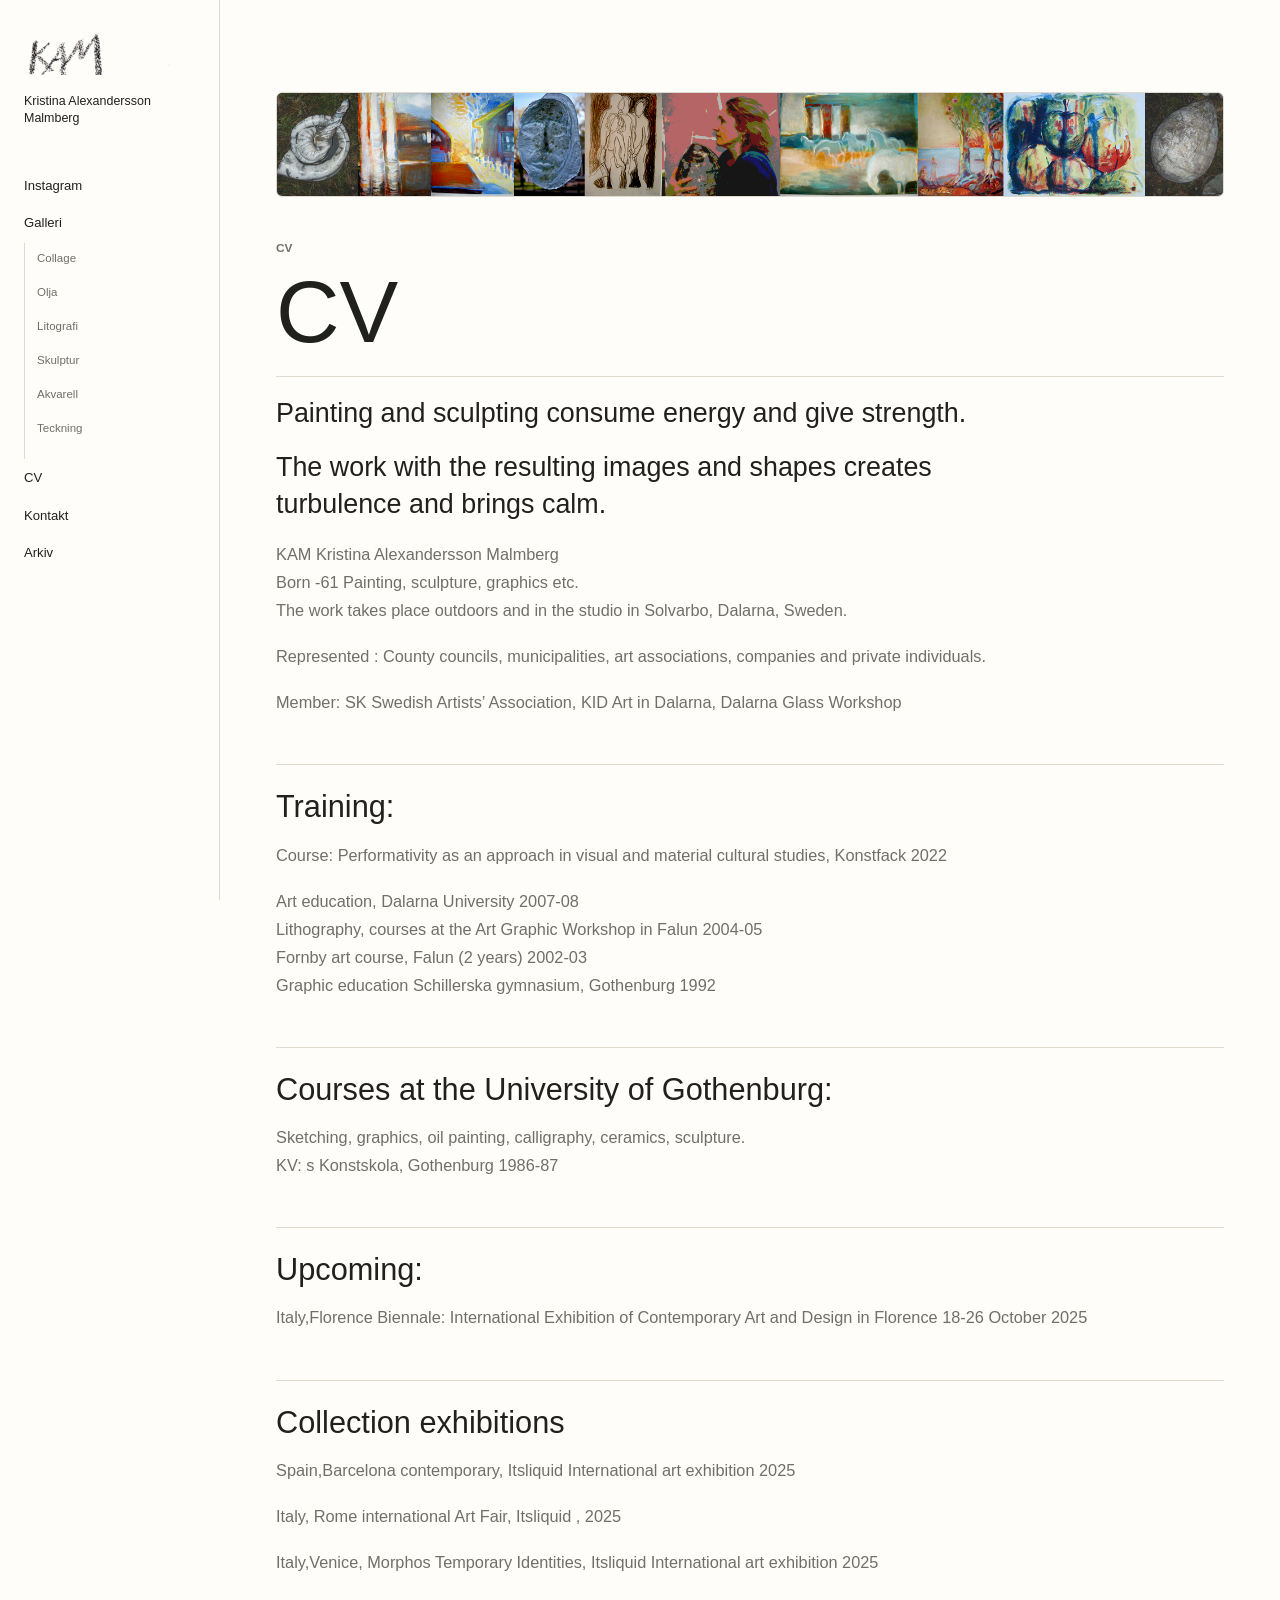
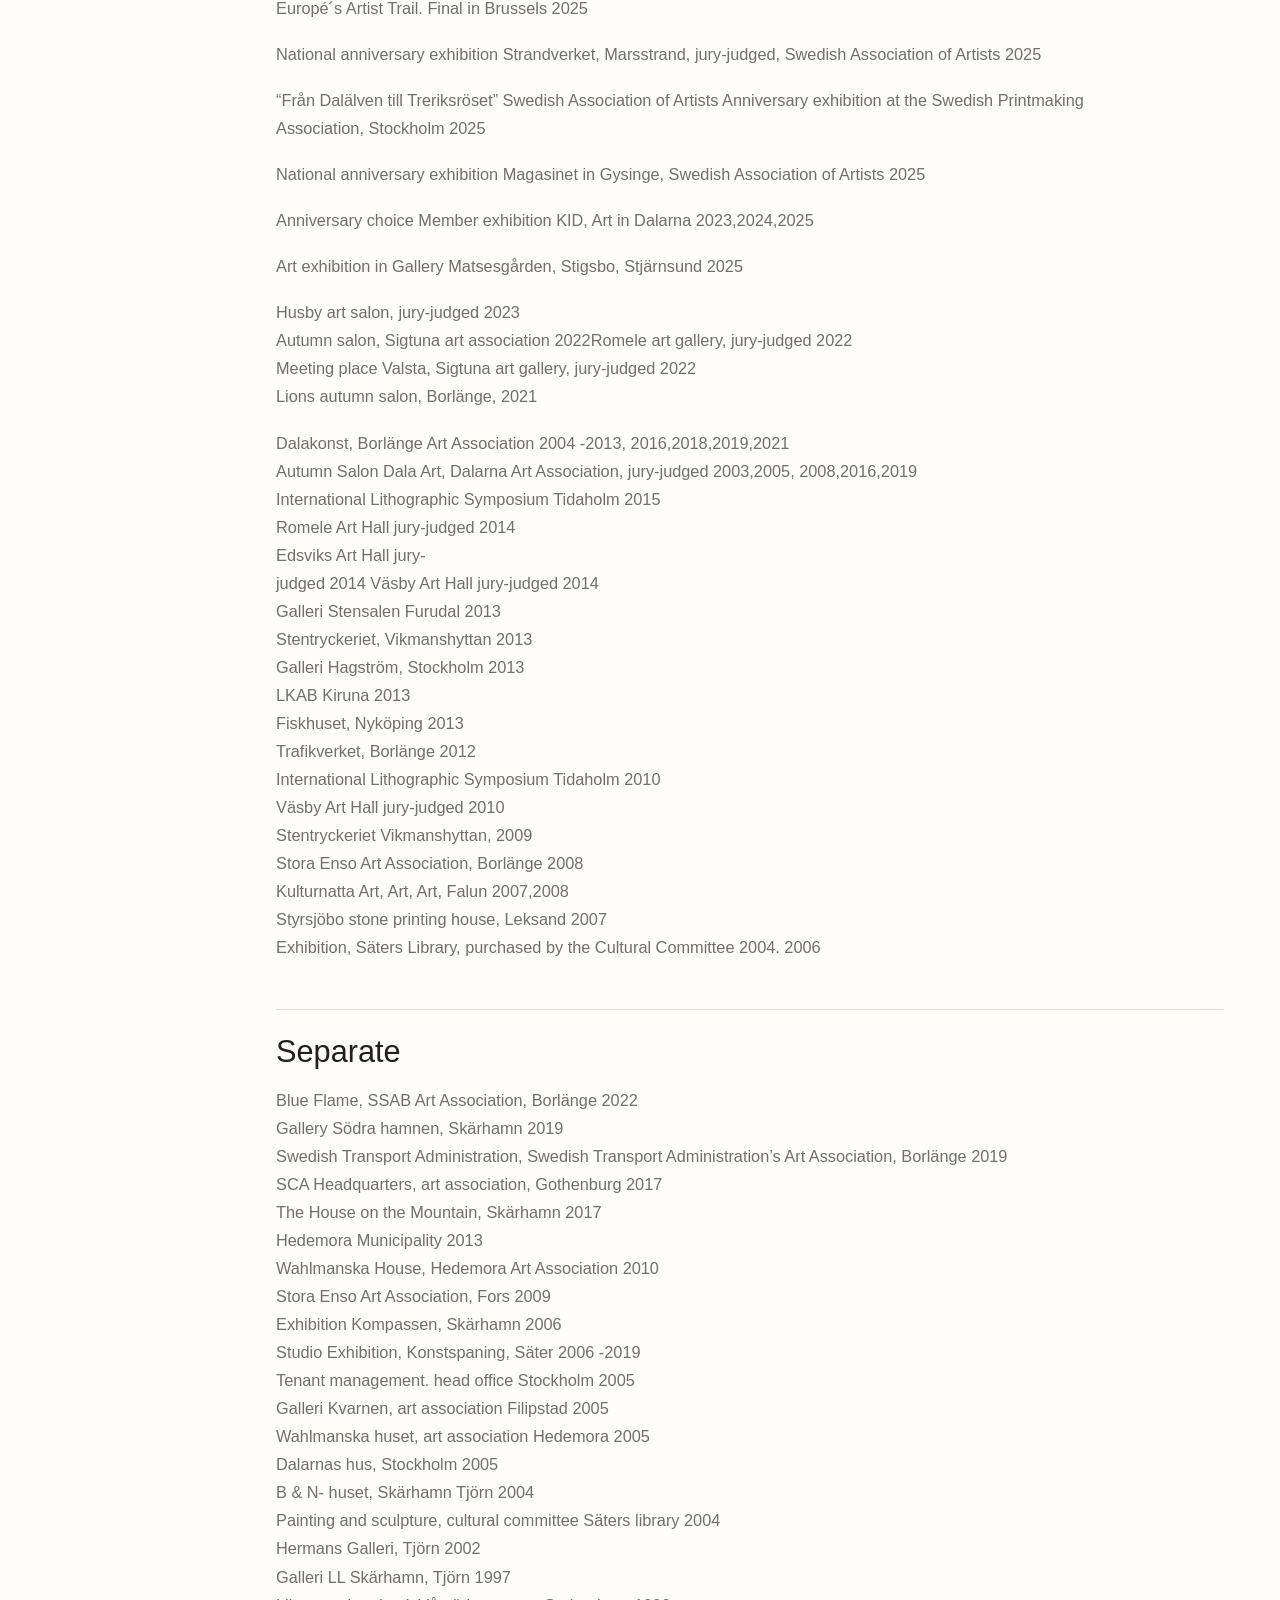
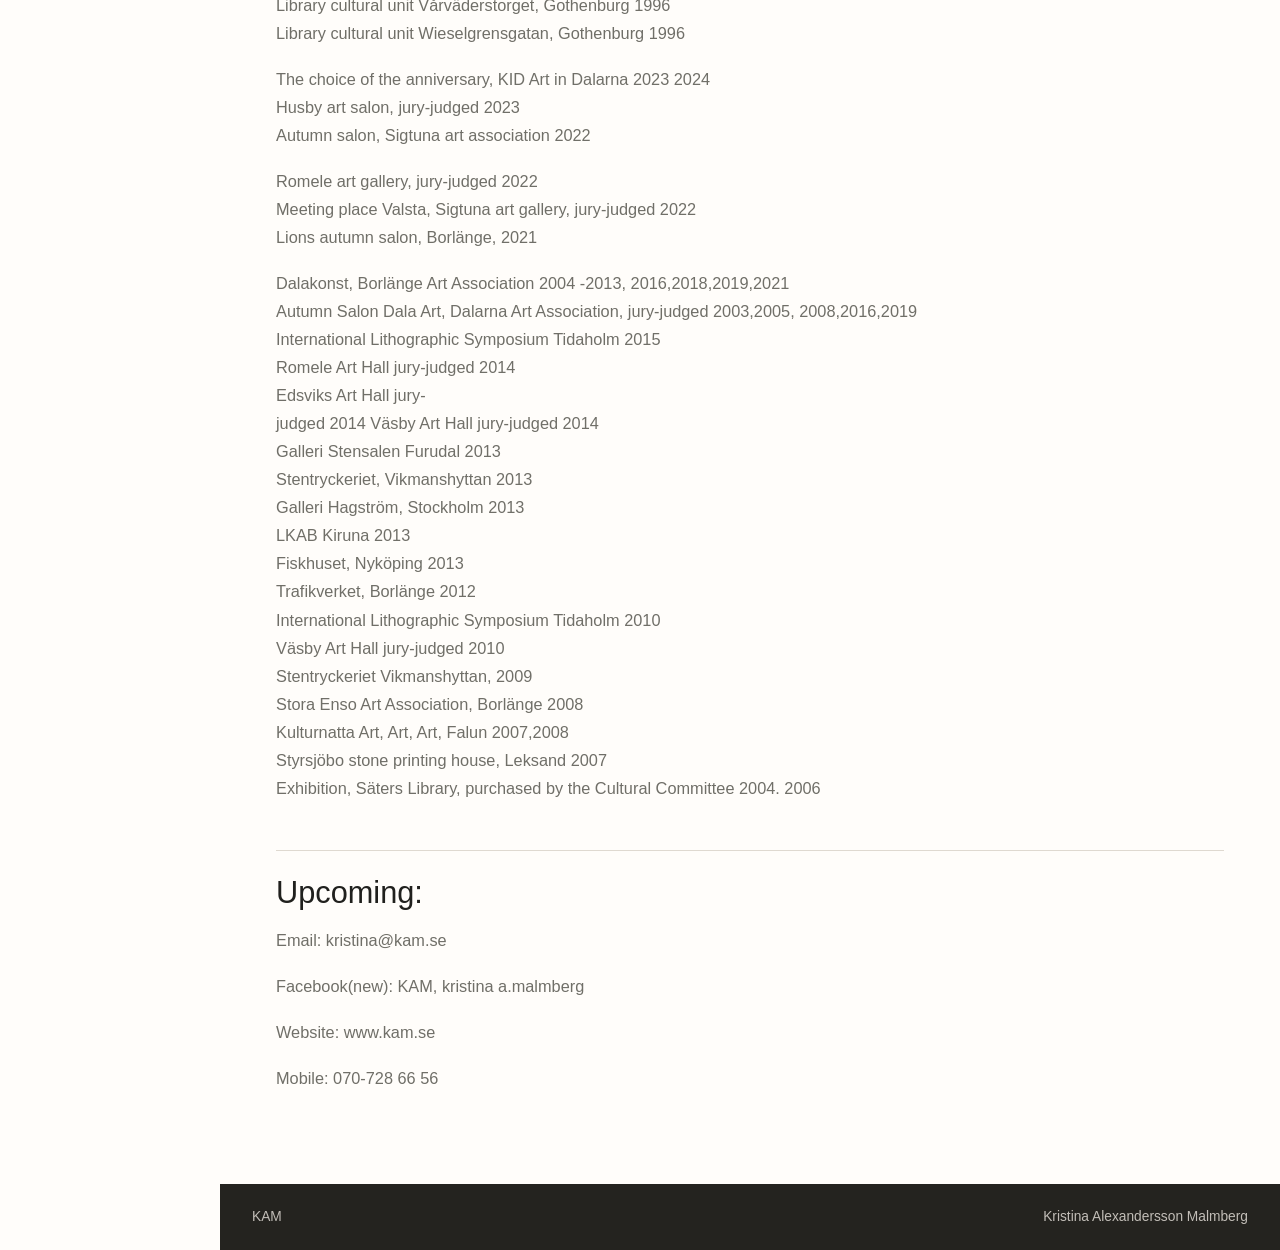
<file: cv.html>
<!doctype html>
<html lang="sv">
  <head>
    <meta charset="utf-8">
    <meta name="viewport" content="width=device-width, initial-scale=1">
    <title>CV | Kristina Alexandersson Malmberg</title>
    <meta
      name="description"
      content="CV for Kristina Alexandersson Malmberg med utbildning, utställningar och representation."
    >
    <link rel="stylesheet" href="styles.css">
  </head>
  <body>
    <header class="site-header">
      <a class="brand" href="index.html#hem" aria-label="Till startsidan">
        <span class="logo-mark">
          <img src="assets/logo.png" alt="KAM">
        </span>
        <span>Kristina Alexandersson Malmberg</span>
      </a>
      <button class="menu-button" type="button" aria-expanded="false" aria-controls="site-nav">
        <span></span>
        <span></span>
        <span></span>
      </button>
      <nav id="site-nav" class="site-nav" aria-label="Huvudmeny">
        <a href="instagram.html">Instagram</a>
        <a href="galleri.html">Galleri</a>
        <div class="site-subnav" aria-label="Gallerikategorier">
          <a href="galleri-collage.html">Collage</a>
          <a href="galleri-olja.html">Olja</a>
          <a href="galleri-litografi.html">Litografi</a>
          <a href="galleri-skulptur.html">Skulptur</a>
          <a href="galleri-akvarell.html">Akvarell</a>
          <a href="galleri-teckning.html">Teckning</a>
        </div>
        <a href="cv.html" aria-current="page">CV</a>
        <a href="index.html#kontakt">Kontakt</a>
        <a href="arkiv.html">Arkiv</a>
      </nav>
    </header>

    <main id="hem" class="cv-page">
      <section class="section cv-landing" aria-labelledby="cv-page-title">
        <div class="section-inner cv-document" data-cv-document>
          <p class="section-kicker">CV</p>
          <h1 id="cv-page-title">CV</h1>
          <figure class="cv-portrait">
            <img
              src="https://media2.k-a-m.se/2018/03/2018-03-31.png"
              alt="Kristina Alexandersson Malmberg"
            >
          </figure>

          <section aria-labelledby="cv-born">
            <h2 id="cv-born">Född -61</h2>
            <ul>
              <li>Måleri</li>
              <li>Skulptur</li>
              <li>Grafik</li>
              <li>Collage</li>
            </ul>
          </section>

          <section aria-labelledby="cv-represented">
            <h2 id="cv-represented">Representerad:</h2>
            <p>Landsting, kommuner, konstföreningar, företag och privatpersoner</p>
            <blockquote class="cv-quote">
              "Måleriet och skulpterandet förbrukar energi och ger kraft."
            </blockquote>
          </section>

          <section aria-labelledby="cv-education">
            <h2 id="cv-education">Utbildning:</h2>
            <ul>
              <li>Konstfack 2022</li>
              <li>Högskolan Dalarna 2007-08</li>
              <li>Konstgrafiska verkstaden i Falun 2004-05</li>
              <li>Fornby konstkurs 2002-03</li>
              <li>Schillerska gymnasiet 1992</li>
              <li>KV:s Konstskola 1986-87</li>
            </ul>
          </section>

          <section aria-labelledby="cv-upcoming">
            <h2 id="cv-upcoming">Kommande:</h2>
            <p>2025 Utvalda samlingsutställningar</p>
            <ul>
              <li>18-26 OKTOBER 2025 Florence Biennale, International Exhibition of Contemporary Art and Design i Florens.</li>
              <li>5 JULI-10 AUGUSTI 2025 Jubileumsutställning i Klingbyggningen, Stigsbo, Stjärnsund, SK och Dalarnas glasverkstad.</li>
              <li>16-25 AUGUSTI 2025 Nationell jurybedömd jubileumsutställning i Gysinge, SK Svenska konstnärsförbundet.</li>
              <li>20-28 SEPTEMBER 2025 Jubileumsutställning i Nisserska huset, Falun, KID Konst i Dalarna.</li>
            </ul>
          </section>

          <section aria-labelledby="cv-solo">
            <h2 id="cv-solo">Separatutställningar:</h2>
            <ul>
              <li>Blå lågan, SSAB konstförening 2022</li>
              <li>Galleri Södra hamnen, Skärhamn 2019</li>
              <li>Trafikverkets konstförening Borlänge 2019</li>
              <li>SCA huvudkontor Göteborg 2017</li>
              <li>Huset på berget, Skärhamn 2017</li>
              <li>Hedemora kommun 2013</li>
              <li>Wahlmanska huset, Hedemora 2010, 2005</li>
              <li>Stora Enso konstförening Fors 2009</li>
              <li>Kompassen, Skärhamn 2006</li>
              <li>Ateljeutställning Konstspaning Säter 2006-2019</li>
            </ul>
          </section>

          <section aria-labelledby="cv-group">
            <h2 id="cv-group">Samlingsutställningar:</h2>
            <ul>
              <li>Husby konstsalong 2023</li>
              <li>Höstsalong Sigtuna 2022</li>
              <li>Lions höstsalong Borlänge 2021</li>
              <li>Dalakonst 2004-2021</li>
              <li>Höstsalong Dala konst 2003-2019</li>
              <li>Internationellt Litografiskt symposium Tidaholm 2015, 2010</li>
              <li>Romele konsthall 2014</li>
              <li>Edsviks konsthall 2014</li>
              <li>Väsby konsthall 2014, 2010</li>
              <li>Galleri Stensalen Furudal 2013</li>
              <li>Vårsalong Korsnäsgården Falun 2008, 2011, 2013</li>
              <li>Konstspaning Säters kommun 2006-2019</li>
              <li>Romeo and Juliet Verket Avesta 2013</li>
              <li>Falu Konstgrafiska verkstad 2003-2005, 2011-2012</li>
            </ul>
          </section>

          <section aria-labelledby="cv-contact">
            <h2 id="cv-contact">Contact</h2>
            <p><a href="mailto:kristina@k-a-m.se">kristina@k-a-m.se</a></p>
            <p><a href="tel:+46707286656">070-728 66 56</a></p>
            <p>Facebook: KAM, kristina a.malmberg.</p>
          </section>
        </div>
      </section>
    </main>

    <footer class="site-footer">
      <span>KAM</span>
      <span>Kristina Alexandersson Malmberg</span>
    </footer>

    <script src="site-content.js"></script>
    <script src="content-manager.js"></script>
    <script src="script.js"></script>
  </body>
</html>
</file>
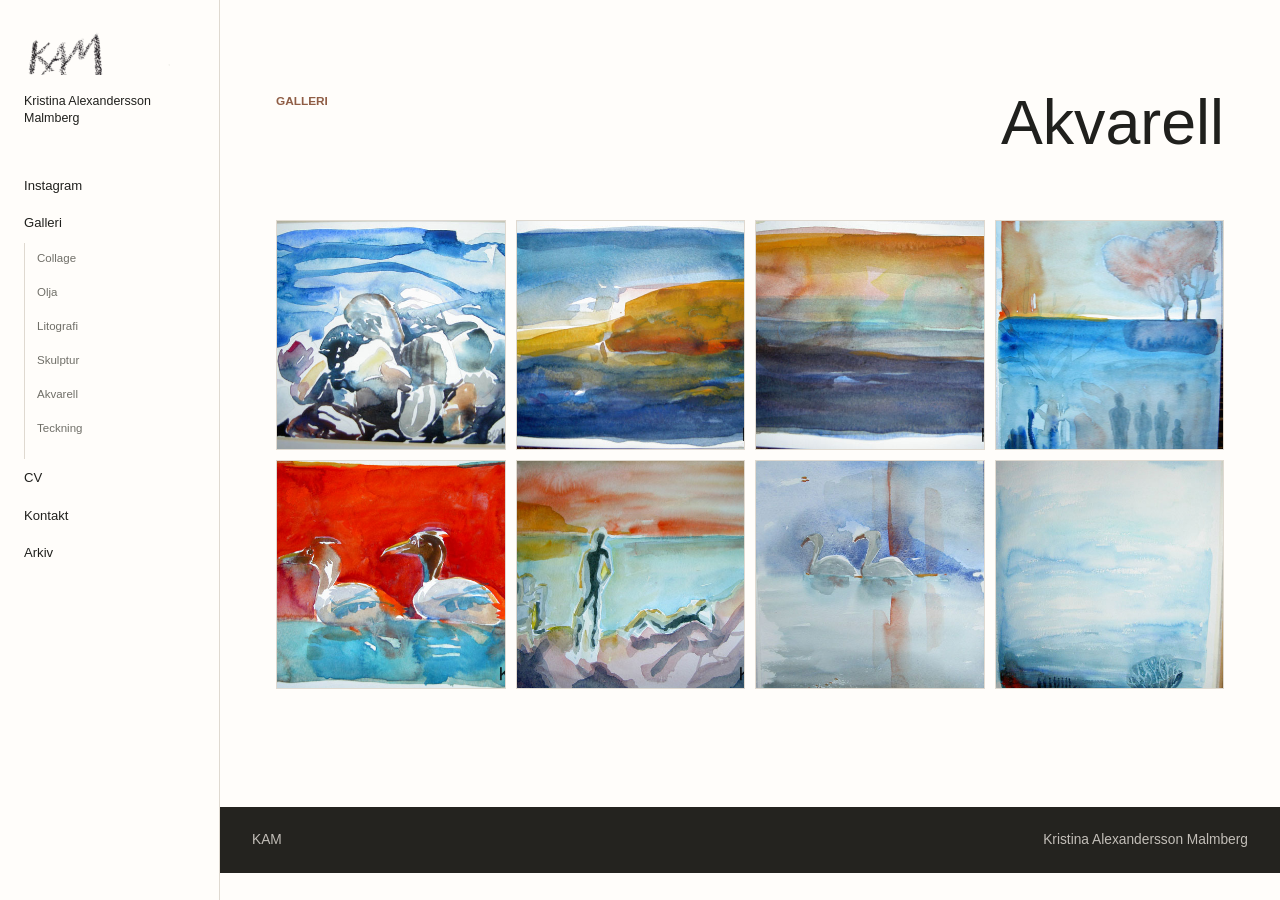
<file: galleri-akvarell.html>
<!doctype html>
<html lang="sv">
  <head>
    <meta charset="utf-8">
    <meta name="viewport" content="width=device-width, initial-scale=1">
    <title>Akvarell | Kristina Alexandersson Malmberg</title>
    <link rel="stylesheet" href="styles.css">
  </head>
  <body>
    <header class="site-header">
      <a class="brand" href="index.html#hem" aria-label="Till startsidan">
        <span class="logo-mark"><img src="assets/logo.png" alt="KAM"></span>
        <span>Kristina Alexandersson Malmberg</span>
      </a>
      <button class="menu-button" type="button" aria-expanded="false" aria-controls="site-nav">
        <span></span><span></span><span></span>
      </button>
      <nav id="site-nav" class="site-nav" aria-label="Huvudmeny">
        <a href="instagram.html">Instagram</a>
        <a href="galleri.html">Galleri</a>
        <div class="site-subnav" aria-label="Gallerikategorier">
          <a href="galleri-collage.html">Collage</a>
          <a href="galleri-olja.html">Olja</a>
          <a href="galleri-litografi.html">Litografi</a>
          <a href="galleri-skulptur.html">Skulptur</a>
          <a href="galleri-akvarell.html" aria-current="page">Akvarell</a>
          <a href="galleri-teckning.html">Teckning</a>
        </div>
        <a href="cv.html">CV</a>
        <a href="index.html#kontakt">Kontakt</a>
        <a href="arkiv.html">Arkiv</a>
      </nav>
    </header>

    <main id="hem" class="category-page">
      <section class="section" aria-labelledby="category-title">
        <div class="section-inner">
          <div class="section-heading">
            <p class="section-kicker">Galleri</p>
            <h1 id="category-title">Akvarell</h1>
          </div>
          <div class="technique-gallery category-page-gallery" data-gallery-section="akvarell"></div>
        </div>
      </section>
    </main>

    <footer class="site-footer">
      <span>KAM</span>
      <span>Kristina Alexandersson Malmberg</span>
    </footer>
    <dialog class="lightbox" aria-label="Förhandsvisning av verk">
      <button class="lightbox-close" type="button" aria-label="Stäng">×</button>
      <img src="assets/gallery/akvarell/01.jpg" alt="">
      <p></p>
    </dialog>
    <script src="script.js"></script>
  </body>
</html>
</file>
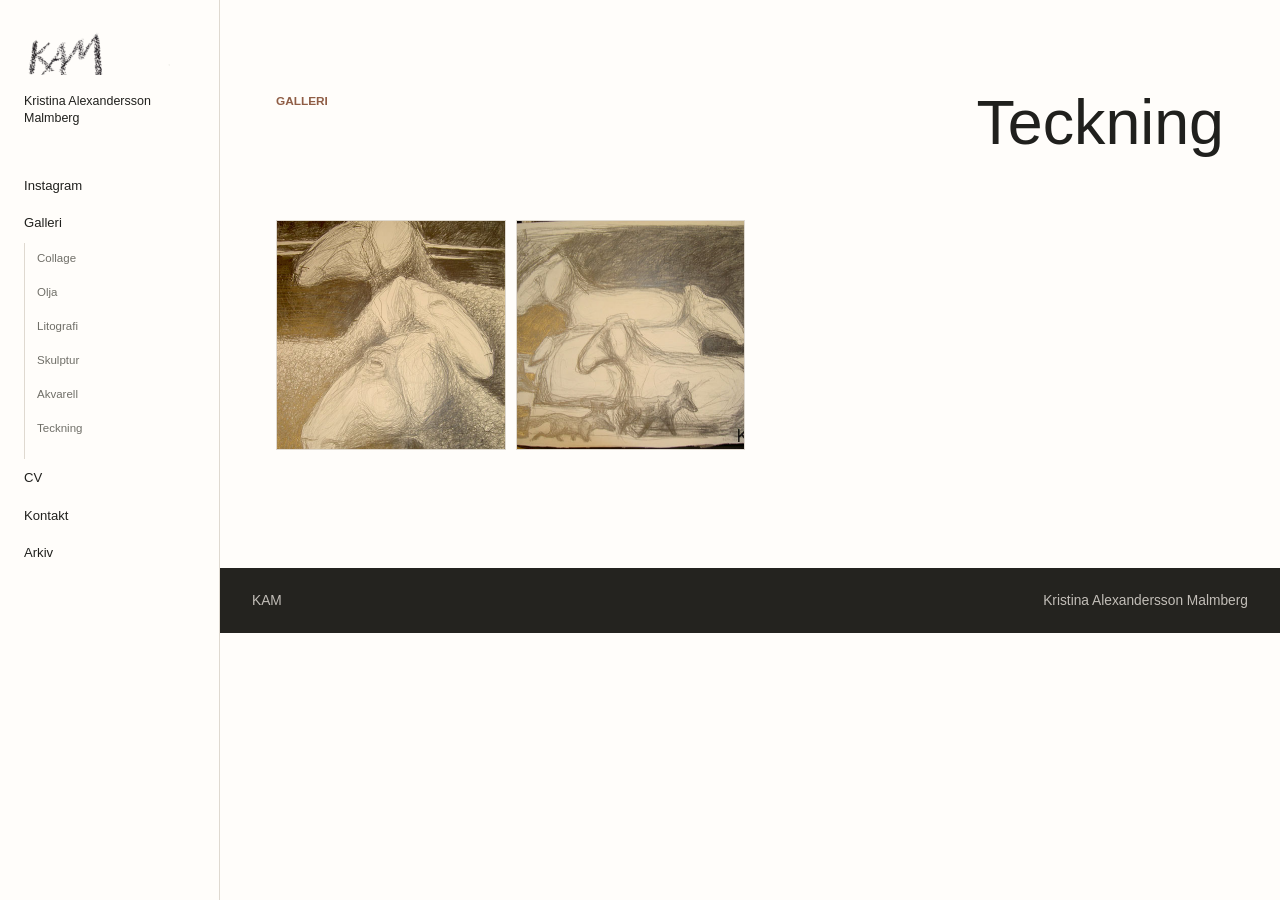
<file: galleri-teckning.html>
<!doctype html>
<html lang="sv">
  <head>
    <meta charset="utf-8">
    <meta name="viewport" content="width=device-width, initial-scale=1">
    <title>Teckning | Kristina Alexandersson Malmberg</title>
    <link rel="stylesheet" href="styles.css">
  </head>
  <body>
    <header class="site-header">
      <a class="brand" href="index.html#hem" aria-label="Till startsidan">
        <span class="logo-mark"><img src="assets/logo.png" alt="KAM"></span>
        <span>Kristina Alexandersson Malmberg</span>
      </a>
      <button class="menu-button" type="button" aria-expanded="false" aria-controls="site-nav">
        <span></span><span></span><span></span>
      </button>
      <nav id="site-nav" class="site-nav" aria-label="Huvudmeny">
        <a href="instagram.html">Instagram</a>
        <a href="galleri.html">Galleri</a>
        <div class="site-subnav" aria-label="Gallerikategorier">
          <a href="galleri-collage.html">Collage</a>
          <a href="galleri-olja.html">Olja</a>
          <a href="galleri-litografi.html">Litografi</a>
          <a href="galleri-skulptur.html">Skulptur</a>
          <a href="galleri-akvarell.html">Akvarell</a>
          <a href="galleri-teckning.html" aria-current="page">Teckning</a>
        </div>
        <a href="cv.html">CV</a>
        <a href="index.html#kontakt">Kontakt</a>
        <a href="arkiv.html">Arkiv</a>
      </nav>
    </header>

    <main id="hem" class="category-page">
      <section class="section" aria-labelledby="category-title">
        <div class="section-inner">
          <div class="section-heading">
            <p class="section-kicker">Galleri</p>
            <h1 id="category-title">Teckning</h1>
          </div>
          <div class="technique-gallery category-page-gallery" data-gallery-section="teckning"></div>
        </div>
      </section>
    </main>

    <footer class="site-footer">
      <span>KAM</span>
      <span>Kristina Alexandersson Malmberg</span>
    </footer>
    <dialog class="lightbox" aria-label="Förhandsvisning av verk">
      <button class="lightbox-close" type="button" aria-label="Stäng">×</button>
      <img src="assets/gallery/teckning/01.jpg" alt="">
      <p></p>
    </dialog>
    <script src="script.js"></script>
  </body>
</html>
</file>
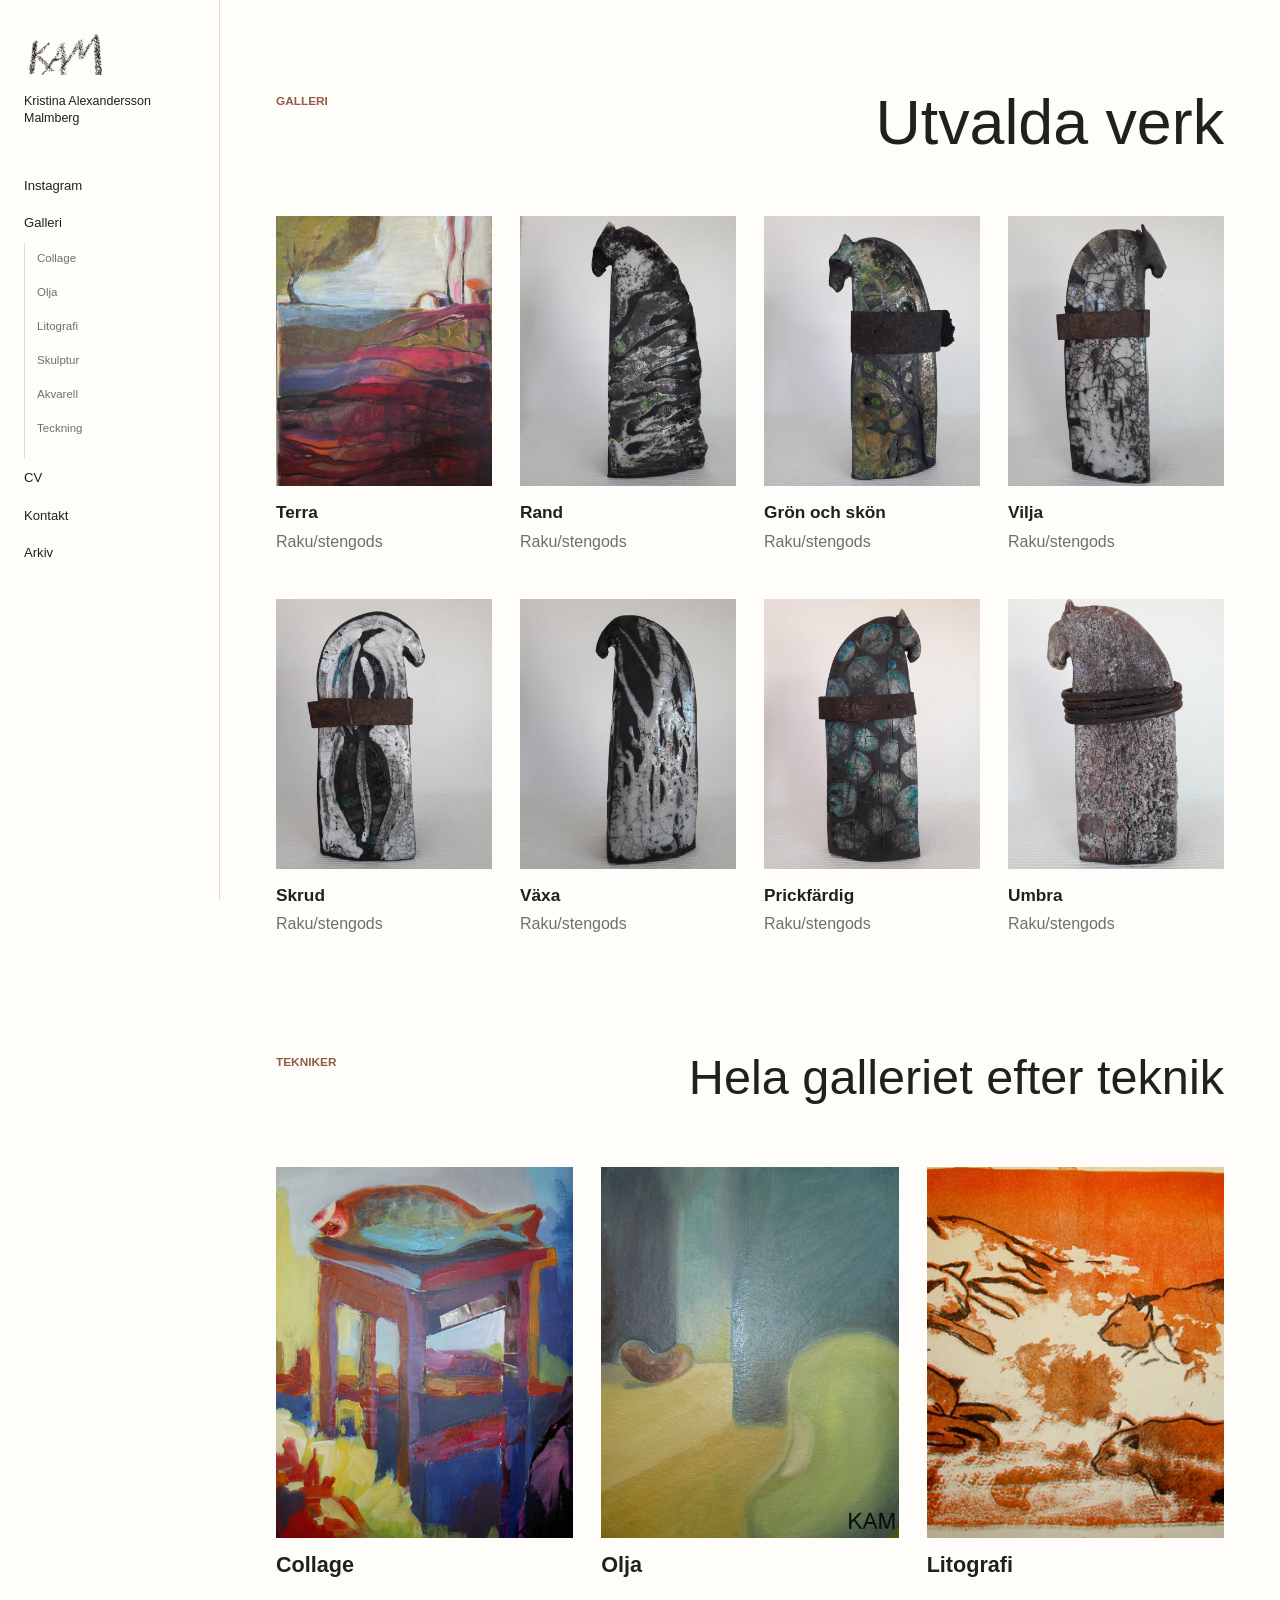
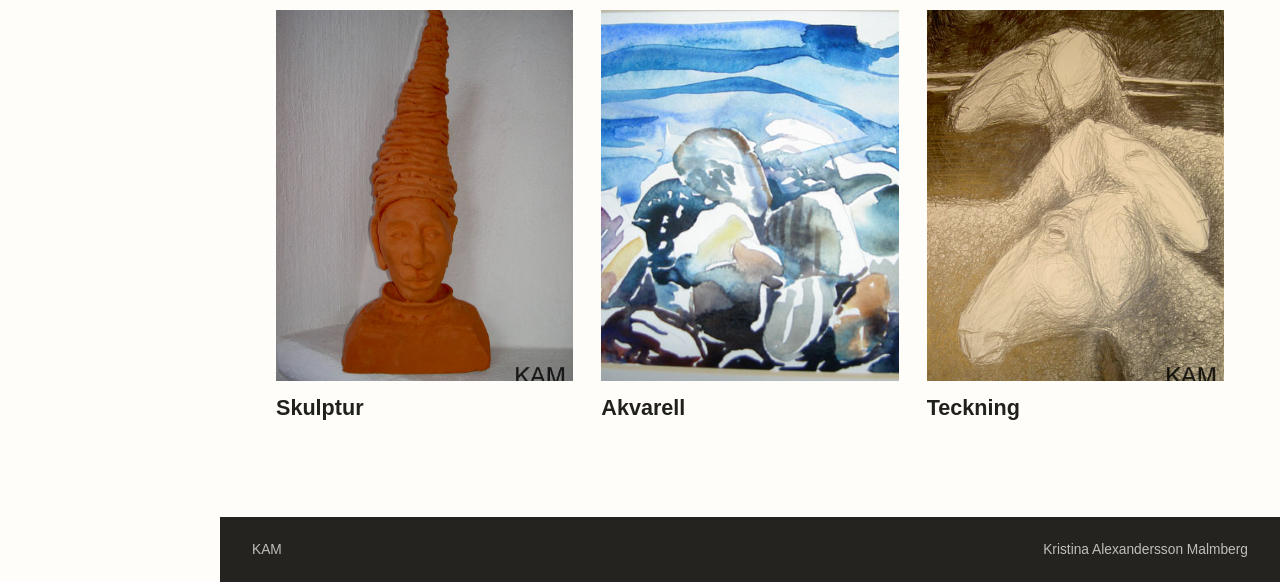
<file: galleri.html>
<!doctype html>
<html lang="sv">
  <head>
    <meta charset="utf-8">
    <meta name="viewport" content="width=device-width, initial-scale=1">
    <title>Galleri | Kristina Alexandersson Malmberg</title>
    <meta
      name="description"
      content="Galleri med utvalda verk och tekniker av Kristina Alexandersson Malmberg."
    >
    <link rel="stylesheet" href="styles.css">
  </head>
  <body>
    <header class="site-header">
      <a class="brand" href="index.html#hem" aria-label="Till startsidan">
        <span class="logo-mark">
          <img src="assets/logo.png" alt="KAM">
        </span>
        <span>Kristina Alexandersson Malmberg</span>
      </a>
      <button class="menu-button" type="button" aria-expanded="false" aria-controls="site-nav">
        <span></span>
        <span></span>
        <span></span>
      </button>
      <nav id="site-nav" class="site-nav" aria-label="Huvudmeny">
        <a href="instagram.html">Instagram</a>
        <a href="galleri.html" aria-current="page">Galleri</a>
        <div class="site-subnav" aria-label="Gallerikategorier">
          <a href="galleri-collage.html">Collage</a>
          <a href="galleri-olja.html">Olja</a>
          <a href="galleri-litografi.html">Litografi</a>
          <a href="galleri-skulptur.html">Skulptur</a>
          <a href="galleri-akvarell.html">Akvarell</a>
          <a href="galleri-teckning.html">Teckning</a>
        </div>
        <a href="cv.html">CV</a>
        <a href="index.html#kontakt">Kontakt</a>
        <a href="arkiv.html">Arkiv</a>
      </nav>
    </header>

    <main id="hem">
      <section id="galleri" class="section" aria-labelledby="gallery-title">
        <div class="section-inner">
          <div class="section-heading">
            <p class="section-kicker">Galleri</p>
            <h1 id="gallery-title">Utvalda verk</h1>
          </div>

          <div class="gallery-grid" data-featured-gallery>
            <article class="art-card">
              <button class="art-image" type="button" data-full="assets/terra.jpg" data-title="Terra">
                <img src="assets/terra.jpg" alt="Terra, raku och stengods">
              </button>
              <h3>Terra</h3>
              <p>Raku/stengods</p>
            </article>
            <article class="art-card">
              <button class="art-image" type="button" data-full="assets/rand.jpg" data-title="Rand">
                <img src="assets/rand.jpg" alt="Rand, raku och stengods">
              </button>
              <h3>Rand</h3>
              <p>Raku/stengods</p>
            </article>
            <article class="art-card">
              <button class="art-image" type="button" data-full="assets/gron-och-skon.jpg" data-title="Grön och skön">
                <img src="assets/gron-och-skon.jpg" alt="Grön och skön, raku och stengods">
              </button>
              <h3>Grön och skön</h3>
              <p>Raku/stengods</p>
            </article>
            <article class="art-card">
              <button class="art-image" type="button" data-full="assets/vilja.jpg" data-title="Vilja">
                <img src="assets/vilja.jpg" alt="Vilja, raku och stengods">
              </button>
              <h3>Vilja</h3>
              <p>Raku/stengods</p>
            </article>
            <article class="art-card">
              <button class="art-image" type="button" data-full="assets/skrud.jpg" data-title="Skrud">
                <img src="assets/skrud.jpg" alt="Skrud, raku och stengods">
              </button>
              <h3>Skrud</h3>
              <p>Raku/stengods</p>
            </article>
            <article class="art-card">
              <button class="art-image" type="button" data-full="assets/vaxa.jpg" data-title="Växa">
                <img src="assets/vaxa.jpg" alt="Växa, raku och stengods">
              </button>
              <h3>Växa</h3>
              <p>Raku/stengods</p>
            </article>
            <article class="art-card">
              <button class="art-image" type="button" data-full="assets/prickfardig.jpg" data-title="Prickfärdig">
                <img src="assets/prickfardig.jpg" alt="Prickfärdig, raku och stengods">
              </button>
              <h3>Prickfärdig</h3>
              <p>Raku/stengods</p>
            </article>
            <article class="art-card">
              <button class="art-image" type="button" data-full="assets/umbra.jpg" data-title="Umbra">
                <img src="assets/umbra.jpg" alt="Umbra, raku och stengods">
              </button>
              <h3>Umbra</h3>
              <p>Raku/stengods</p>
            </article>
          </div>

          <div class="technique-block" aria-labelledby="technique-title">
            <div class="section-heading technique-heading">
              <p class="section-kicker">Tekniker</p>
              <h2 id="technique-title">Hela galleriet efter teknik</h2>
            </div>

            <div class="category-grid">
              <a class="category-card" href="galleri-collage.html">
                <img src="assets/gallery/collage/01.jpg" alt="Collage">
                <span>Collage</span>
              </a>
              <a class="category-card" href="galleri-olja.html">
                <img src="assets/gallery/olja/01.jpg" alt="Olja">
                <span>Olja</span>
              </a>
              <a class="category-card" href="galleri-litografi.html">
                <img src="assets/gallery/litografi/01.jpg" alt="Litografi">
                <span>Litografi</span>
              </a>
              <a class="category-card" href="galleri-skulptur.html">
                <img src="assets/gallery/skulptur/01.jpg" alt="Skulptur">
                <span>Skulptur</span>
              </a>
              <a class="category-card" href="galleri-akvarell.html">
                <img src="assets/gallery/akvarell/01.jpg" alt="Akvarell">
                <span>Akvarell</span>
              </a>
              <a class="category-card" href="galleri-teckning.html">
                <img src="assets/gallery/teckning/01.jpg" alt="Teckning">
                <span>Teckning</span>
              </a>
            </div>
          </div>
        </div>
      </section>
    </main>

    <footer class="site-footer">
      <span>KAM</span>
      <span>Kristina Alexandersson Malmberg</span>
    </footer>

    <dialog class="lightbox" aria-label="Förhandsvisning av verk">
      <button class="lightbox-close" type="button" aria-label="Stäng">×</button>
      <img src="assets/terra.jpg" alt="">
      <p></p>
    </dialog>

    <script src="site-content.js"></script>
    <script src="content-manager.js"></script>
    <script src="script.js"></script>
  </body>
</html>
</file>
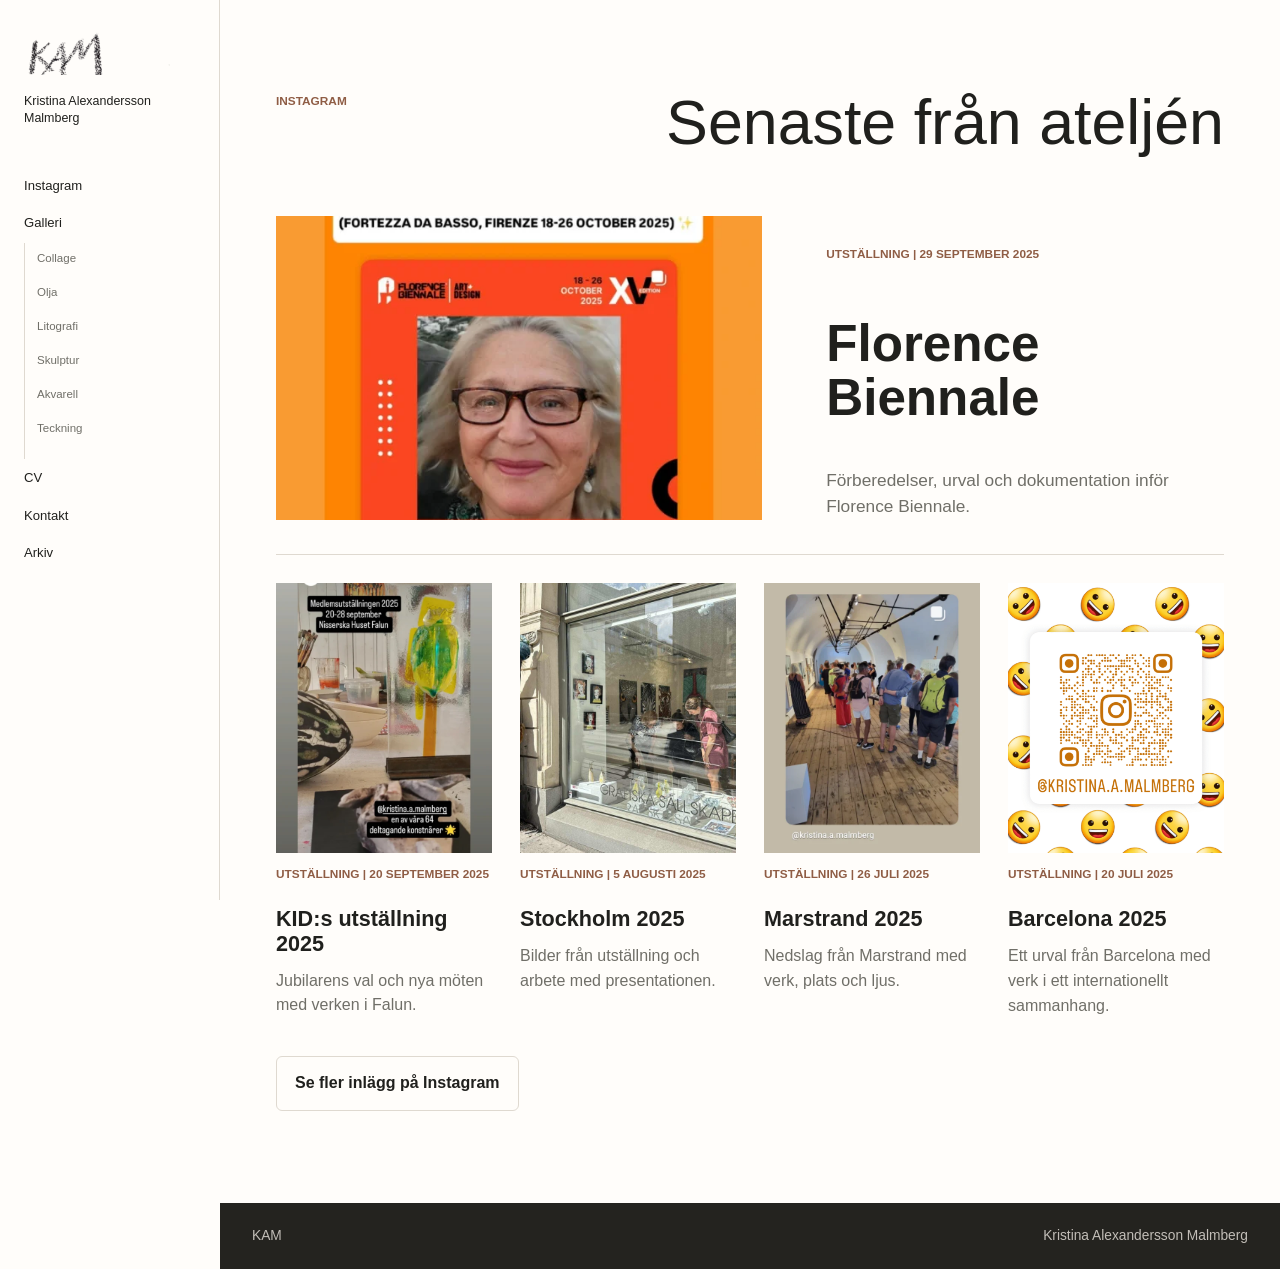
<file: instagram.html>
<!doctype html>
<html lang="sv">
  <head>
    <meta charset="utf-8">
    <meta name="viewport" content="width=device-width, initial-scale=1">
    <title>Instagram | Kristina Alexandersson Malmberg</title>
    <meta
      name="description"
      content="Instagramflöde och ateljéuppdateringar från Kristina Alexandersson Malmberg."
    >
    <link rel="stylesheet" href="styles.css">
  </head>
  <body>
    <header class="site-header">
      <a class="brand" href="index.html#hem" aria-label="Till startsidan">
        <span class="logo-mark">
          <img src="assets/logo.png" alt="KAM">
        </span>
        <span>Kristina Alexandersson Malmberg</span>
      </a>
      <button class="menu-button" type="button" aria-expanded="false" aria-controls="site-nav">
        <span></span>
        <span></span>
        <span></span>
      </button>
      <nav id="site-nav" class="site-nav" aria-label="Huvudmeny">
        <a href="instagram.html" aria-current="page">Instagram</a>
        <a href="galleri.html">Galleri</a>
        <div class="site-subnav" aria-label="Gallerikategorier">
          <a href="galleri-collage.html">Collage</a>
          <a href="galleri-olja.html">Olja</a>
          <a href="galleri-litografi.html">Litografi</a>
          <a href="galleri-skulptur.html">Skulptur</a>
          <a href="galleri-akvarell.html">Akvarell</a>
          <a href="galleri-teckning.html">Teckning</a>
        </div>
        <a href="cv.html">CV</a>
        <a href="index.html#kontakt">Kontakt</a>
        <a href="arkiv.html">Arkiv</a>
      </nav>
    </header>

    <main id="hem">
      <section id="instagram" class="section instagram-section" aria-labelledby="instagram-title">
        <div class="section-inner">
          <div class="section-heading">
            <p class="section-kicker">Instagram</p>
            <h1 id="instagram-title">Senaste från ateljén</h1>
          </div>
          <div id="instagram-feed" class="instagram-post-grid" aria-live="polite"></div>
        </div>
      </section>
    </main>

    <footer class="site-footer">
      <span>KAM</span>
      <span>Kristina Alexandersson Malmberg</span>
    </footer>

    <script src="instagram-feed.js"></script>
    <script src="script.js"></script>
  </body>
</html>
</file>
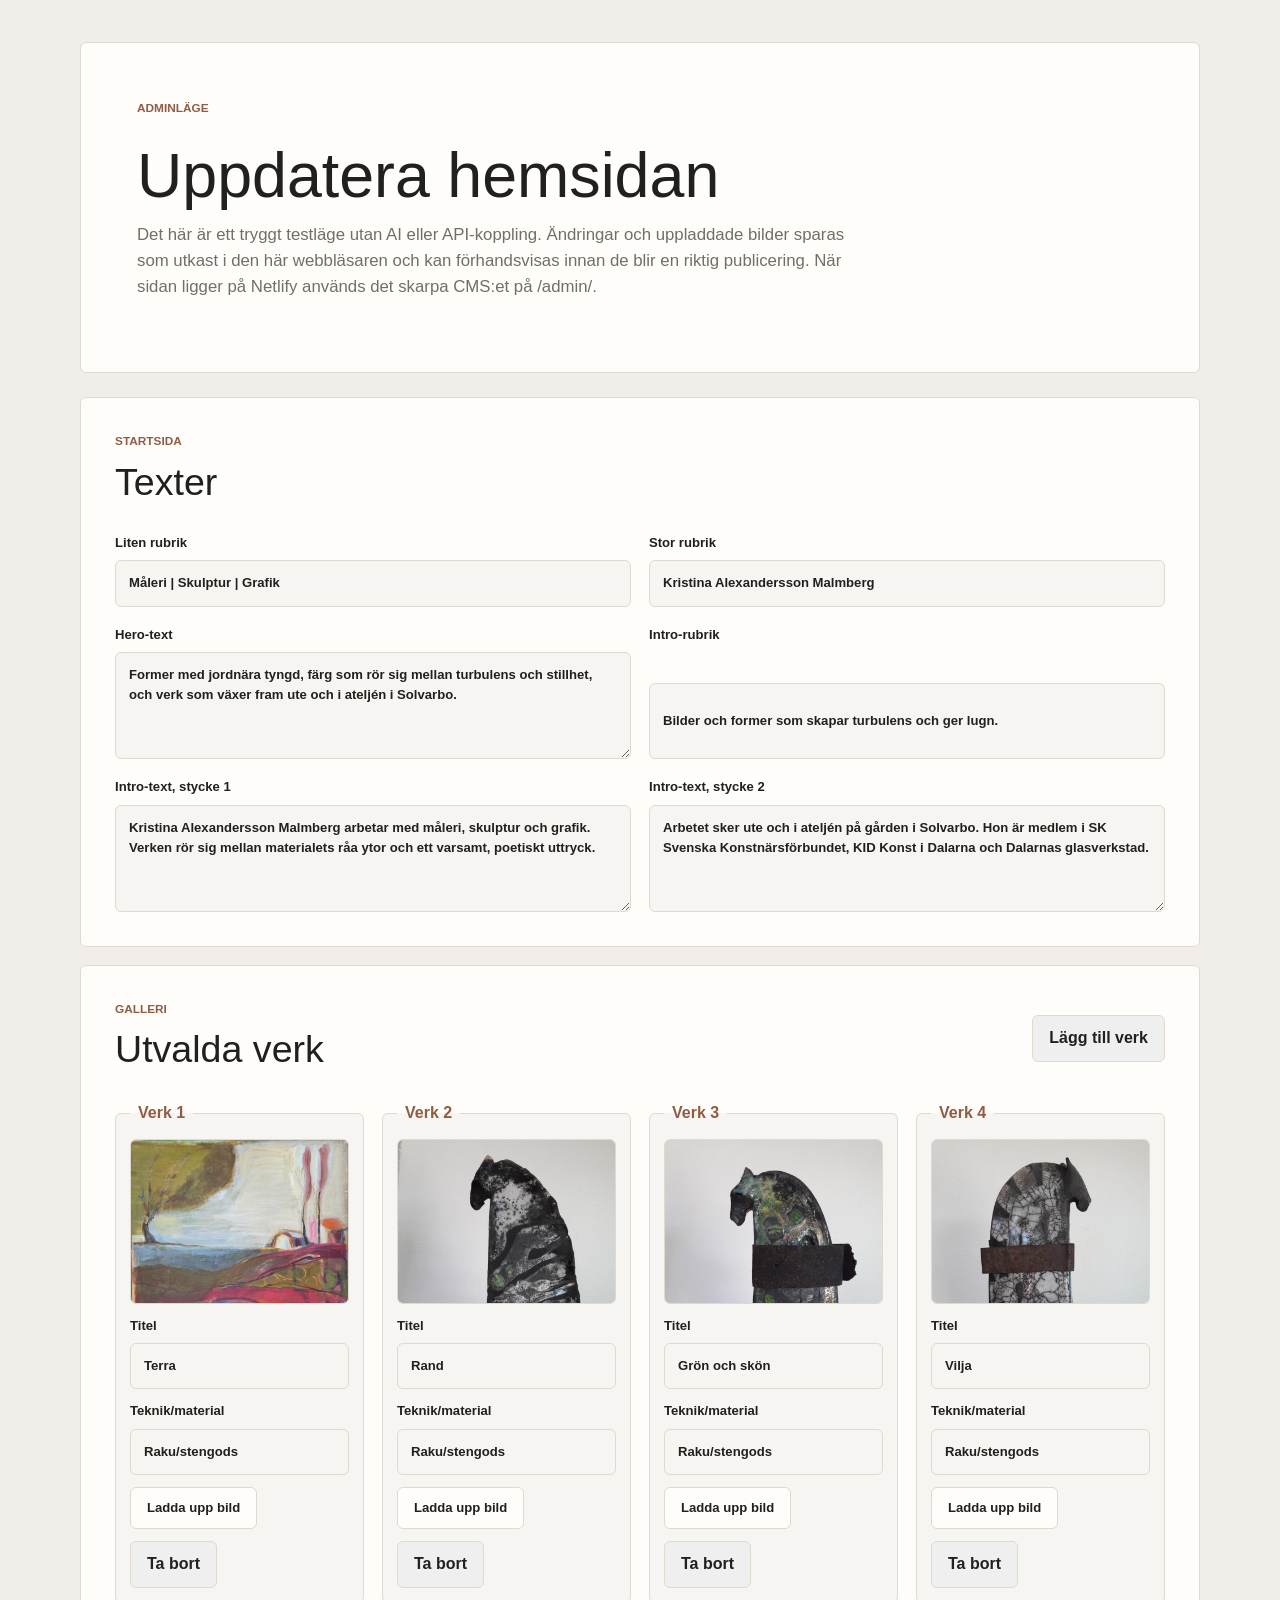
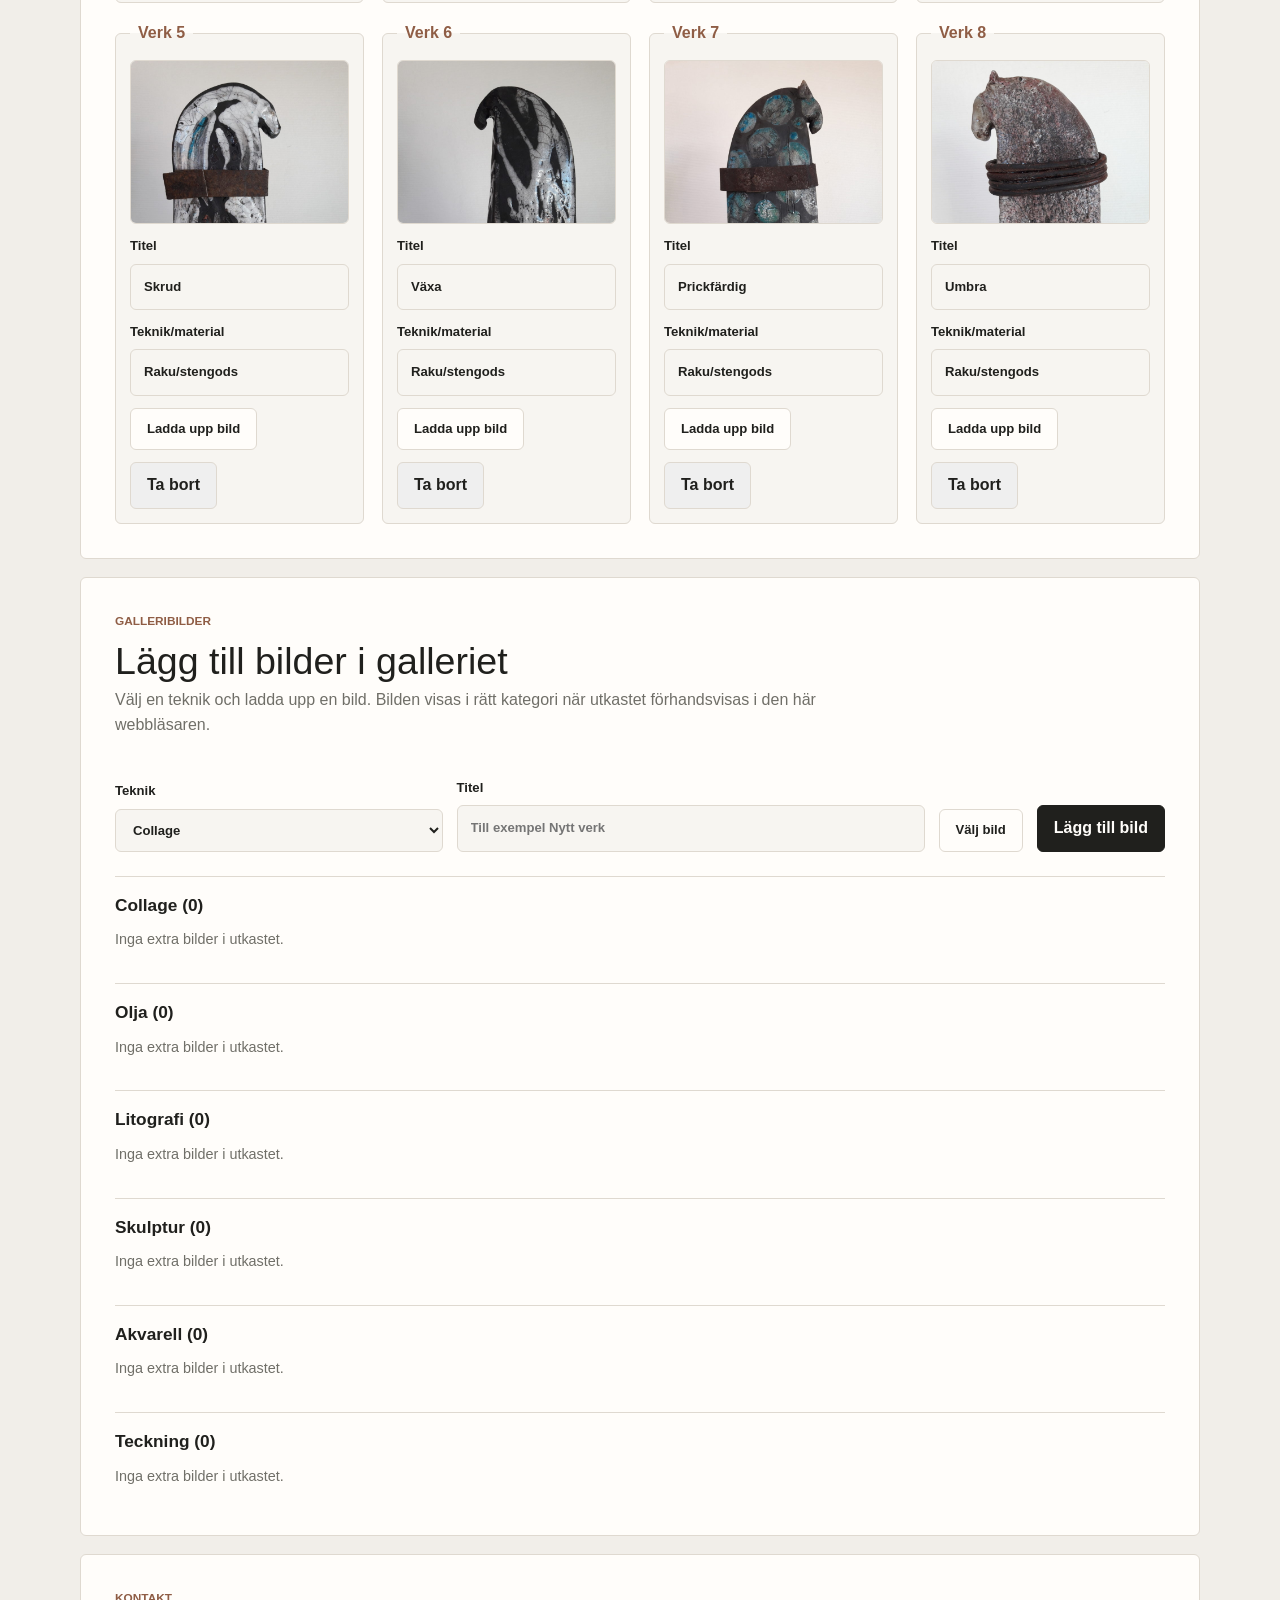
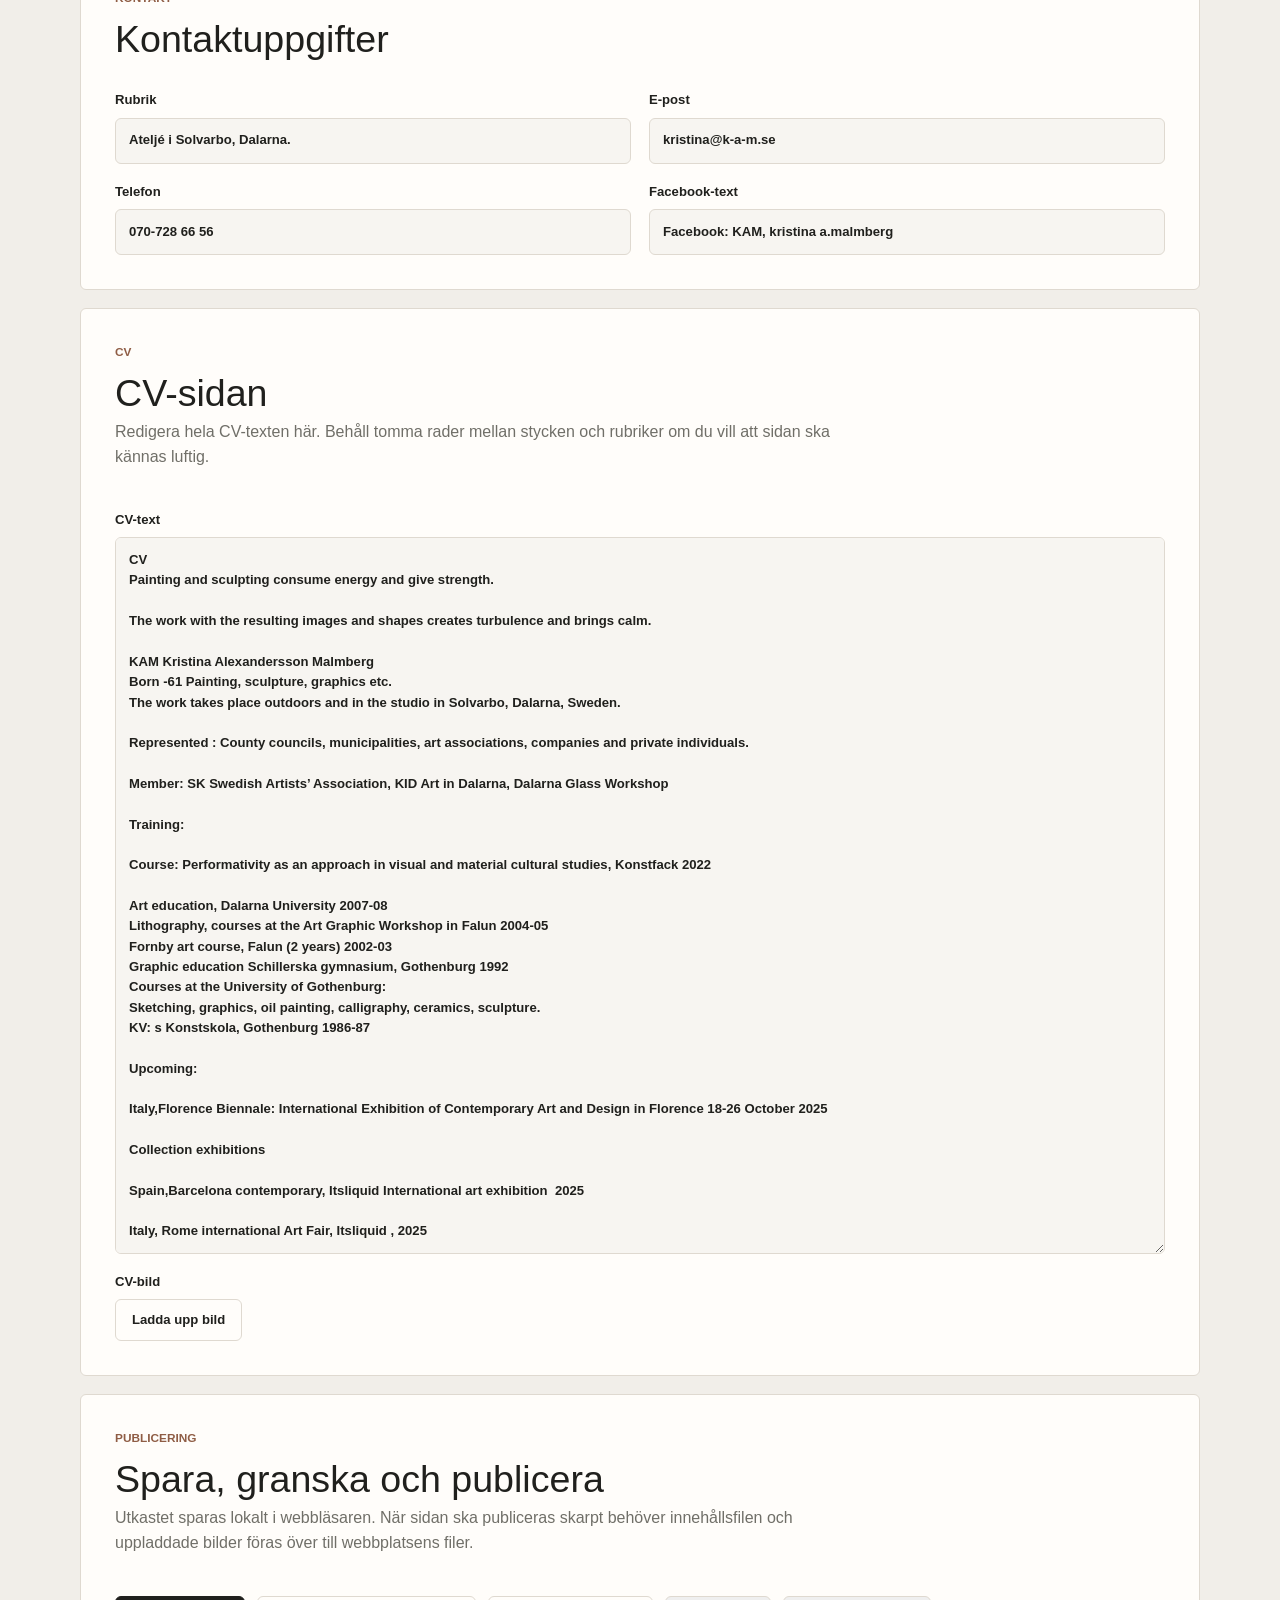
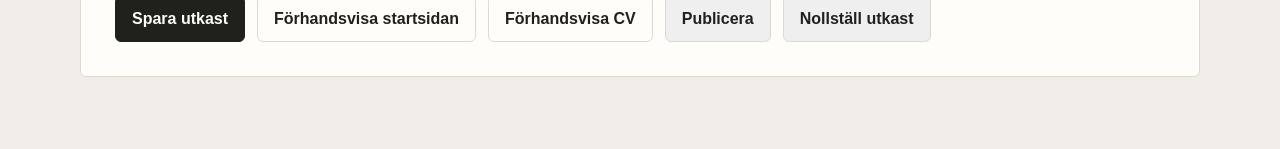
<file: local-admin.html>
<!doctype html>
<html lang="sv">
  <head>
    <meta charset="utf-8">
    <meta name="viewport" content="width=device-width, initial-scale=1">
    <title>Lokalt adminläge | Kristina Alexandersson Malmberg</title>
    <meta
      name="description"
      content="Lokalt adminläge för att testa uppdateringar av Kristina Alexandersson Malmbergs hemsida."
    >
    <link rel="stylesheet" href="styles.css">
  </head>
  <body class="admin-page">
    <main class="admin-shell">
      <section class="admin-hero" aria-labelledby="admin-title">
        <p class="section-kicker">Adminläge</p>
        <h1 id="admin-title">Uppdatera hemsidan</h1>
        <p>
          Det här är ett tryggt testläge utan AI eller API-koppling. Ändringar
          och uppladdade bilder sparas som utkast i den här webbläsaren och kan
          förhandsvisas innan de blir en riktig publicering. När sidan ligger
          på Netlify används det skarpa CMS:et på /admin/.
        </p>
        <p class="admin-status" data-admin-status role="status"></p>
      </section>

      <form class="admin-form" data-admin-form>
        <section class="admin-panel" aria-labelledby="home-copy-title">
          <div class="admin-panel-heading">
            <div>
              <p class="section-kicker">Startsida</p>
              <h2 id="home-copy-title">Texter</h2>
            </div>
          </div>

          <div class="admin-fields">
            <label>
              Liten rubrik
              <input name="hero.kicker" type="text">
            </label>
            <label>
              Stor rubrik
              <input name="hero.title" type="text">
            </label>
            <label>
              Hero-text
              <textarea name="hero.text" rows="4"></textarea>
            </label>
            <label>
              Intro-rubrik
              <input name="intro.title" type="text">
            </label>
            <label>
              Intro-text, stycke 1
              <textarea name="intro.paragraphs.0" rows="4"></textarea>
            </label>
            <label>
              Intro-text, stycke 2
              <textarea name="intro.paragraphs.1" rows="4"></textarea>
            </label>
          </div>
        </section>

        <section class="admin-panel" aria-labelledby="featured-title">
          <div class="admin-panel-heading">
            <div>
              <p class="section-kicker">Galleri</p>
              <h2 id="featured-title">Utvalda verk</h2>
            </div>
            <button class="button button-secondary add-work" type="button">Lägg till verk</button>
          </div>
          <div class="admin-work-list" data-work-list></div>
        </section>

        <section class="admin-panel" aria-labelledby="gallery-upload-title">
          <div class="admin-panel-heading">
            <div>
              <p class="section-kicker">Galleribilder</p>
              <h2 id="gallery-upload-title">Lägg till bilder i galleriet</h2>
              <p>
                Välj en teknik och ladda upp en bild. Bilden visas i rätt
                kategori när utkastet förhandsvisas i den här webbläsaren.
              </p>
            </div>
          </div>

          <div class="admin-gallery-upload">
            <label>
              Teknik
              <select data-gallery-category>
                <option value="collage">Collage</option>
                <option value="olja">Olja</option>
                <option value="litografi">Litografi</option>
                <option value="skulptur">Skulptur</option>
                <option value="akvarell">Akvarell</option>
                <option value="teckning">Teckning</option>
              </select>
            </label>
            <label>
              Titel
              <input data-gallery-title type="text" placeholder="Till exempel Nytt verk">
            </label>
            <label class="file-button">
              Välj bild
              <input data-gallery-file type="file" accept="image/*">
            </label>
            <button class="button button-primary add-gallery-image" type="button">
              Lägg till bild
            </button>
          </div>

          <div class="admin-gallery-list" data-gallery-list></div>
        </section>

        <section class="admin-panel" aria-labelledby="contact-admin-title">
          <div>
            <p class="section-kicker">Kontakt</p>
            <h2 id="contact-admin-title">Kontaktuppgifter</h2>
          </div>
          <div class="admin-fields">
            <label>
              Rubrik
              <input name="contact.title" type="text">
            </label>
            <label>
              E-post
              <input name="contact.email" type="email">
            </label>
            <label>
              Telefon
              <input name="contact.phone" type="text">
            </label>
            <label>
              Facebook-text
              <input name="contact.facebook" type="text">
            </label>
          </div>
        </section>

        <section class="admin-panel" aria-labelledby="cv-admin-title">
          <div class="admin-panel-heading">
            <div>
              <p class="section-kicker">CV</p>
              <h2 id="cv-admin-title">CV-sidan</h2>
              <p>
                Redigera hela CV-texten här. Behåll tomma rader mellan stycken
                och rubriker om du vill att sidan ska kännas luftig.
              </p>
            </div>
          </div>

          <div class="admin-fields admin-fields-single">
            <label>
              CV-text
              <textarea data-cv-text rows="34"></textarea>
            </label>
            <label>
              CV-bild
              <span class="file-button">
                Ladda upp bild
                <input data-cv-image-file type="file" accept="image/*">
              </span>
            </label>
          </div>
        </section>

        <section class="admin-panel admin-export" aria-labelledby="export-title">
          <div>
            <p class="section-kicker">Publicering</p>
            <h2 id="export-title">Spara, granska och publicera</h2>
            <p>
              Utkastet sparas lokalt i webbläsaren. När sidan ska publiceras
              skarpt behöver innehållsfilen och uppladdade bilder föras över
              till webbplatsens filer.
            </p>
          </div>
          <div class="admin-bottom-actions">
            <button class="button button-primary" type="submit">Spara utkast</button>
            <a class="button button-secondary" href="index.html">Förhandsvisa startsidan</a>
            <a class="button button-secondary" href="cv.html">Förhandsvisa CV</a>
            <button class="button button-secondary export-content" type="button">
              Publicera
            </button>
            <button class="button button-secondary admin-reset" type="button">Nollställ utkast</button>
          </div>
          <textarea data-export-output rows="10" readonly></textarea>
        </section>
      </form>
    </main>

    <script src="site-content.js"></script>
    <script src="admin.js"></script>
  </body>
</html>
</file>
<file: styles.css>
:root {
  --paper: #f7f5f1;
  --ink: #20201d;
  --muted: #706f68;
  --line: #dfd9d0;
  --clay: #8f5d45;
  --moss: #566459;
  --white: #fffdfa;
  --shadow: 0 14px 36px rgba(32, 32, 29, 0.08);
}

* {
  box-sizing: border-box;
}

html {
  scroll-behavior: smooth;
}

body {
  margin: 0;
  background: var(--paper);
  color: var(--ink);
  font-family: "Avenir Next", Avenir, "Helvetica Neue", Helvetica, Arial, sans-serif;
  font-size: 16px;
  line-height: 1.55;
  letter-spacing: 0;
}

img {
  display: block;
  max-width: 100%;
}

a {
  color: inherit;
  text-decoration: none;
}

button {
  font: inherit;
}

.site-header {
  position: fixed;
  z-index: 20;
  top: 0;
  left: 0;
  right: 0;
  display: flex;
  align-items: center;
  justify-content: space-between;
  gap: 24px;
  padding: 14px 32px;
  background: rgba(247, 245, 241, 0.92);
  border-bottom: 1px solid rgba(32, 32, 29, 0.08);
  backdrop-filter: blur(18px);
}

.brand {
  display: flex;
  align-items: center;
  gap: 14px;
  font-size: 0.9rem;
  font-weight: 700;
  color: var(--ink);
}

.logo-mark {
  display: block;
  width: 112px;
  height: 34px;
  overflow: hidden;
}

.logo-mark img {
  width: 126px;
  height: auto;
  max-width: none;
}

.site-nav {
  display: flex;
  align-items: center;
  gap: 6px;
}

.site-nav a {
  padding: 10px 14px;
  color: var(--muted);
  font-size: 0.88rem;
  font-weight: 600;
}

.site-nav a:hover,
.site-nav a:focus-visible {
  color: var(--ink);
}

.site-subnav {
  display: flex;
  align-items: center;
  gap: 4px;
}

.site-subnav a {
  font-size: 0.78rem;
}

.menu-button {
  display: none;
  width: 44px;
  height: 44px;
  border: 1px solid var(--line);
  border-radius: 6px;
  background: var(--white);
  place-items: center;
  padding: 11px;
}

.menu-button span {
  display: block;
  width: 20px;
  height: 2px;
  margin: 3px auto;
  background: var(--ink);
}

.hero {
  position: relative;
  min-height: 70vh;
  display: grid;
  align-items: end;
  padding: 118px 32px 58px;
  overflow: hidden;
  isolation: isolate;
}

.hero::before {
  content: "";
  position: absolute;
  inset: 0;
  z-index: -1;
  background: rgba(15, 14, 12, 0.48);
}

.hero-image {
  position: absolute;
  inset: 0;
  z-index: -2;
  width: 100%;
  height: 100%;
  object-fit: cover;
  object-position: 50% 38%;
}

.hero-copy {
  width: min(720px, 100%);
  color: var(--white);
}

.hero-gallery {
  display: none;
}

.eyebrow,
.section-kicker,
.date {
  margin: 0 0 12px;
  color: var(--clay);
  font-size: 0.74rem;
  font-weight: 700;
  text-transform: uppercase;
}

.hero .eyebrow {
  color: #f6bd77;
}

h1,
h2,
h3,
p {
  margin-top: 0;
}

h1 {
  margin-bottom: 22px;
  max-width: 760px;
  font-family: inherit;
  font-size: 4rem;
  line-height: 1.02;
  font-weight: 500;
  letter-spacing: 0;
}

h2 {
  margin-bottom: 22px;
  font-family: inherit;
  font-size: 2.4rem;
  line-height: 1.12;
  font-weight: 500;
  letter-spacing: 0;
}

h3 {
  margin-bottom: 6px;
  font-size: 1.08rem;
  line-height: 1.25;
}

.hero-copy p:not(.eyebrow) {
  max-width: 600px;
  color: rgba(255, 250, 242, 0.9);
  font-size: 1.05rem;
}

.hero-actions {
  display: flex;
  flex-wrap: wrap;
  gap: 12px;
  margin-top: 26px;
}

.button {
  display: inline-flex;
  align-items: center;
  justify-content: center;
  min-height: 42px;
  padding: 10px 16px;
  border: 1px solid transparent;
  border-radius: 6px;
  cursor: pointer;
  font-weight: 700;
  transition: background 160ms ease, border-color 160ms ease, box-shadow 160ms ease,
    color 160ms ease, opacity 160ms ease, transform 80ms ease;
  user-select: none;
}

.button:hover,
.file-button:hover {
  box-shadow: 0 8px 18px rgba(32, 32, 29, 0.1);
}

.button:active,
.file-button:active {
  transform: translateY(1px) scale(0.985);
  box-shadow: inset 0 2px 7px rgba(32, 32, 29, 0.16);
}

.button:focus-visible,
.file-button:focus-within {
  outline: 3px solid rgba(143, 93, 69, 0.28);
  outline-offset: 3px;
}

.button:disabled {
  cursor: wait;
  opacity: 0.64;
}

.button-primary {
  background: var(--white);
  color: var(--ink);
}

.button-secondary {
  border: 1px solid rgba(255, 250, 242, 0.56);
  color: var(--white);
}

.section,
.section-band {
  padding: 72px 32px;
}

.section-muted {
  background: #edece7;
}

.section-inner {
  width: min(1180px, 100%);
  margin: 0 auto;
}

.intro-grid,
.cv-grid,
.contact-grid {
  display: grid;
  grid-template-columns: minmax(0, 0.9fr) minmax(0, 1.1fr);
  gap: 46px;
}

.intro-text {
  display: grid;
  gap: 16px;
  color: var(--muted);
  font-size: 1rem;
}

.intro-text p {
  margin-bottom: 0;
}

.section-heading {
  display: flex;
  align-items: end;
  justify-content: space-between;
  gap: 32px;
  margin-bottom: 30px;
}

.gallery-grid {
  display: grid;
  grid-template-columns: repeat(3, minmax(0, 1fr));
  gap: 18px;
}

.technique-block {
  margin-top: 64px;
}

.technique-heading {
  margin-bottom: 22px;
}

.technique-list {
  border-top: 1px solid var(--line);
}

.category-grid {
  display: grid;
  grid-template-columns: repeat(3, minmax(0, 1fr));
  gap: 20px;
}

.category-card {
  display: grid;
  gap: 10px;
}

.category-card img {
  width: 100%;
  aspect-ratio: 4 / 5;
  object-fit: cover;
  background: #ddd4c8;
}

.category-card span {
  color: var(--ink);
  font-size: 1.35rem;
  font-weight: 650;
}

.instagram-section {
  padding-top: 72px;
}

.instagram-post-grid {
  display: grid;
  grid-template-columns: repeat(4, minmax(0, 1fr));
  gap: 28px;
}

.instagram-post {
  display: grid;
  gap: 12px;
  align-content: start;
}

.instagram-post-featured {
  grid-column: 1 / -1;
  grid-template-columns: minmax(0, 1.1fr) minmax(280px, 0.9fr);
  align-items: end;
  column-gap: clamp(28px, 5vw, 72px);
  padding-bottom: 34px;
  border-bottom: 1px solid var(--line);
}

.instagram-post-image {
  display: block;
  aspect-ratio: 4 / 5;
  overflow: hidden;
  background: var(--white);
}

.instagram-post-featured .instagram-post-image {
  grid-row: 1 / span 3;
  aspect-ratio: 16 / 10;
}

.instagram-post-image img {
  width: 100%;
  height: 100%;
  object-fit: cover;
  transition: transform 180ms ease;
}

.instagram-post-image:hover img,
.instagram-post-image:focus-visible img {
  transform: scale(1.025);
}

.instagram-post h3 {
  margin: 0;
  font-size: 1.35rem;
  line-height: 1.14;
}

.instagram-post-featured h3 {
  font-size: clamp(2rem, 4vw, 3.35rem);
  line-height: 1.06;
}

.instagram-post p:not(.date) {
  margin: 0;
  color: var(--muted);
}

.instagram-post-featured p:not(.date) {
  max-width: 520px;
  font-size: 1.08rem;
}

.instagram-account-link {
  grid-column: 1 / -1;
  justify-self: start;
  margin-top: 10px;
  padding: 14px 18px;
  border: 1px solid var(--line);
  border-radius: 6px;
  background: var(--white);
  color: var(--ink);
  font-weight: 650;
}

.instagram-account-link:hover,
.instagram-account-link:focus-visible {
  color: var(--clay);
}

.category-page .section-heading {
  margin-bottom: 46px;
}

.category-page-gallery {
  grid-template-columns: repeat(3, minmax(0, 1fr));
  padding: 0;
  background: transparent;
}

.category-page-gallery .art-image {
  aspect-ratio: 4 / 5;
  border: 0;
}

.technique-panel {
  border-bottom: 1px solid var(--line);
  background: transparent;
}

.technique-panel summary {
  display: grid;
  grid-template-columns: 1fr auto 42px;
  align-items: center;
  gap: 16px;
  min-height: 108px;
  padding: 24px 28px;
  cursor: pointer;
  list-style: none;
}

.technique-panel summary::-webkit-details-marker {
  display: none;
}

.technique-panel summary span {
  justify-self: center;
  color: var(--ink);
  font-size: 1.75rem;
  font-weight: 650;
}

.technique-panel summary small {
  color: var(--muted);
  font-size: 0.82rem;
  font-weight: 650;
}

.technique-panel summary::after {
  content: "+";
  width: 34px;
  height: 34px;
  display: inline-grid;
  place-items: center;
  justify-self: end;
  border: 1px solid var(--line);
  border-radius: 6px;
  color: var(--ink);
  background: var(--white);
  font-size: 1.3rem;
  line-height: 1;
}

.technique-panel[open] summary {
  background: var(--white);
}

.technique-panel[open] summary::after {
  content: "-";
}

.technique-gallery {
  display: grid;
  grid-template-columns: repeat(4, minmax(0, 1fr));
  gap: 10px;
  padding: 0 16px 22px;
  background: var(--white);
}

.technique-gallery .art-image {
  aspect-ratio: 1;
  margin: 0;
  border: 1px solid var(--line);
}

.art-card,
.event-card {
  border: 1px solid var(--line);
  border-radius: 6px;
  background: var(--white);
  box-shadow: var(--shadow);
  overflow: hidden;
}

.art-card {
  padding: 10px 10px 16px;
}

.art-card h3,
.art-card p {
  padding: 0 6px;
}

.art-card p,
.event-card p,
.current-feature p {
  color: var(--muted);
}

.art-image {
  width: 100%;
  aspect-ratio: 4 / 5;
  margin-bottom: 16px;
  padding: 0;
  border: 0;
  border-radius: 4px;
  background: #ddd4c8;
  overflow: hidden;
  cursor: zoom-in;
}

.art-image img {
  width: 100%;
  height: 100%;
  object-fit: cover;
  transition: transform 320ms ease;
}

.art-image:hover img,
.art-image:focus-visible img {
  transform: scale(1.035);
}

.current-grid {
  display: grid;
  grid-template-columns: 1.4fr 0.8fr 0.8fr;
  gap: 18px;
}

.current-feature {
  display: grid;
  grid-template-columns: 0.85fr 1fr;
  gap: 20px;
  min-height: 380px;
  padding: 12px;
  border-radius: 6px;
  background: var(--ink);
  color: var(--white);
}

.current-feature img,
.event-card img {
  width: 100%;
  height: 100%;
  object-fit: cover;
  border-radius: 4px;
}

.current-feature div {
  display: flex;
  flex-direction: column;
  justify-content: end;
  padding: 16px;
}

.current-feature h3 {
  font-family: inherit;
  font-size: 1.65rem;
  font-weight: 500;
}

.current-feature p {
  color: rgba(255, 250, 242, 0.75);
}

.event-card {
  display: flex;
  min-height: 380px;
  flex-direction: column;
  padding: 10px;
}

.event-card img {
  height: 230px;
  margin-bottom: 16px;
}

.event-card h3,
.event-card p {
  padding: 0 6px;
}

.event-card .date {
  color: var(--moss);
}

.more-panel {
  margin-top: 28px;
  border: 1px solid rgba(25, 24, 21, 0.14);
  border-radius: 6px;
  background: rgba(255, 250, 242, 0.7);
  overflow: hidden;
}

.more-panel summary {
  cursor: pointer;
  padding: 18px 22px;
  color: var(--ink);
  font-weight: 700;
  list-style: none;
}

.more-panel summary::-webkit-details-marker {
  display: none;
}

.more-panel summary::after {
  content: "+";
  float: right;
  font-size: 1.3rem;
  line-height: 1;
}

.more-panel[open] summary {
  border-bottom: 1px solid rgba(25, 24, 21, 0.12);
}

.more-panel[open] summary::after {
  content: "-";
}

.timeline {
  display: grid;
  padding: 4px 22px 18px;
}

.timeline div {
  display: grid;
  grid-template-columns: 150px 1fr;
  gap: 18px;
  padding: 18px 0;
  border-bottom: 1px solid rgba(25, 24, 21, 0.1);
}

.timeline div:last-child {
  border-bottom: 0;
}

.timeline span {
  color: var(--clay);
  font-size: 0.78rem;
  font-weight: 800;
  text-transform: uppercase;
}

.timeline p {
  margin: 0;
  color: var(--muted);
}

.archive-feed {
  display: grid;
  gap: 56px;
}

.archive-section {
  background: var(--paper);
}

.archive-post-grid {
  display: grid;
  grid-template-columns: repeat(3, minmax(0, 1fr));
  gap: 46px 30px;
  padding-top: 18px;
}

.archive-card {
  min-width: 0;
}

.archive-card-button {
  display: grid;
  width: 100%;
  min-width: 0;
  gap: 12px;
  padding: 0 0 22px;
  cursor: pointer;
  border: 0;
  border-bottom: 1px solid var(--line);
  background: transparent;
  color: inherit;
  text-align: left;
}

.archive-card-button:hover .archive-card-title,
.archive-card-button:focus-visible .archive-card-title {
  color: var(--clay);
}

.archive-card-button:focus-visible {
  outline: 2px solid var(--clay);
  outline-offset: 6px;
}

.archive-card-thumbnail {
  display: grid;
  aspect-ratio: 4 / 3;
  place-items: center;
  overflow: hidden;
  background: var(--white);
  color: var(--clay);
  font-weight: 800;
}

.archive-card-thumbnail img {
  width: 100%;
  height: 100%;
  object-fit: cover;
}

.archive-card-title {
  color: var(--ink);
  font-size: clamp(1.08rem, 1.45vw, 1.45rem);
  line-height: 1.18;
  overflow-wrap: anywhere;
}

.archive-card-excerpt {
  color: var(--muted);
  font-size: 0.95rem;
  line-height: 1.48;
  overflow: hidden;
  overflow-wrap: anywhere;
  display: -webkit-box;
  -webkit-box-orient: vertical;
  -webkit-line-clamp: 3;
}

.archive-card-no-image .archive-card-button {
  min-height: 260px;
  align-content: end;
  padding: 24px;
  border: 1px solid var(--line);
  background: var(--white);
}

.archive-card-no-image .archive-card-thumbnail {
  display: none;
}

.archive-card-text {
  margin-bottom: 18px;
  overflow-wrap: anywhere;
}

.archive-card-text p {
  color: var(--muted);
}

.archive-card-text a {
  color: var(--ink);
  overflow-wrap: anywhere;
}

.archive-link-grid {
  display: grid;
  grid-template-columns: repeat(2, minmax(0, 1fr));
  gap: 12px;
  margin: 0 0 28px;
}

.archive-link-card {
  display: grid;
  gap: 6px;
  padding: 16px;
  border: 1px solid var(--line);
  border-radius: 6px;
  background: var(--paper);
  color: var(--ink);
  text-decoration: none;
}

.archive-link-card:hover,
.archive-link-card:focus-visible {
  border-color: var(--clay);
}

.archive-link-card strong {
  overflow-wrap: anywhere;
  line-height: 1.2;
}

.archive-link-card span {
  color: var(--muted);
  font-size: 0.82rem;
  font-weight: 700;
  text-transform: uppercase;
}

.archive-post {
  padding-top: 34px;
  border-top: 1px solid var(--line);
}

.archive-post:first-child {
  padding-top: 0;
  border-top: 0;
}

.archive-post h3 {
  max-width: 860px;
  margin-bottom: 22px;
  font-size: clamp(1.55rem, 2.4vw, 2.7rem);
  line-height: 1.08;
  font-weight: 550;
}

.archive-post .date {
  text-transform: none;
}

.archive-post p:not(.date) {
  max-width: 820px;
  color: var(--muted);
}

.archive-gallery {
  display: grid;
  grid-template-columns: repeat(3, minmax(0, 1fr));
  gap: 14px;
}

.archive-gallery .art-image {
  aspect-ratio: 4 / 3;
  margin: 0;
  background: var(--white);
  cursor: zoom-in;
}

.archive-gallery .art-image img {
  width: 100%;
  height: 100%;
  object-fit: contain;
}

.archive-modal {
  width: min(1040px, calc(100% - 32px));
  max-height: min(860px, calc(100vh - 32px));
  padding: 0;
  border: 0;
  border-radius: 6px;
  background: var(--white);
  color: var(--ink);
  box-shadow: var(--shadow);
}

.archive-modal::backdrop {
  background: rgba(0, 0, 0, 0.68);
}

.archive-modal-body {
  max-height: min(860px, calc(100vh - 32px));
  overflow: auto;
  padding: clamp(24px, 4vw, 52px);
}

.archive-modal-close {
  position: sticky;
  z-index: 2;
  display: grid;
  place-items: center;
  top: 16px;
  width: 42px;
  height: 42px;
  margin: 0 0 -42px auto;
  border: 1px solid var(--line);
  border-radius: 6px;
  background: var(--white);
  color: var(--ink);
  font-size: 2rem;
  line-height: 1;
}

.archive-modal-header {
  max-width: 820px;
  margin-bottom: 28px;
}

.archive-modal-title {
  margin-bottom: 0;
  font-size: clamp(1.8rem, 4vw, 3.4rem);
}

.cv-section {
  background: #24231f;
  color: var(--white);
}

.cv-section .section-kicker,
.cv-section .date {
  color: #cda26f;
}

blockquote {
  margin: 28px 0 0;
  padding-left: 20px;
  border-left: 4px solid var(--clay);
  color: rgba(255, 250, 242, 0.8);
  font-family: inherit;
  font-size: 1.2rem;
  line-height: 1.35;
}

.cv-list {
  display: grid;
  gap: 14px;
}

.cv-list div {
  padding: 20px;
  border: 1px solid rgba(255, 250, 242, 0.18);
  border-radius: 6px;
  background: rgba(255, 250, 242, 0.05);
}

.cv-list p {
  margin-bottom: 0;
  color: rgba(255, 250, 242, 0.72);
}

.more-panel-dark {
  grid-column: 1 / -1;
  background: rgba(255, 250, 242, 0.05);
  border-color: rgba(255, 250, 242, 0.18);
}

.more-panel-dark summary {
  color: var(--white);
}

.more-panel-dark[open] summary,
.more-panel-dark .timeline div {
  border-color: rgba(255, 250, 242, 0.16);
}

.more-panel-dark .timeline span {
  color: #cda26f;
}

.more-panel-dark .timeline p {
  color: rgba(255, 250, 242, 0.72);
}

.journal-section {
  background: #f1eee9;
}

.journal-heading {
  align-items: start;
}

.journal-feed {
  display: grid;
  grid-template-columns: 1.1fr 0.9fr;
  gap: 18px;
}

.journal-post {
  display: grid;
  grid-template-columns: 180px 1fr;
  gap: 18px;
  padding: 16px 0;
  border-top: 1px solid var(--line);
}

.journal-post-large {
  grid-row: span 2;
  grid-template-columns: 1fr;
  padding-top: 0;
  border-top: 0;
}

.journal-post img {
  width: 100%;
  aspect-ratio: 4 / 3;
  object-fit: cover;
}

.journal-post-large img {
  aspect-ratio: 4 / 5;
}

.journal-post h3 {
  margin-bottom: 10px;
  font-size: 1.25rem;
}

.journal-post p:last-child {
  margin-bottom: 0;
  color: var(--muted);
}

.contact {
  padding: 64px 32px;
  background: var(--moss);
  color: var(--white);
}

.contact .section-kicker {
  color: #f2c99c;
}

address {
  display: grid;
  align-content: center;
  gap: 12px;
  font-style: normal;
  font-size: 1.08rem;
}

address a,
address span {
  padding: 16px 0;
  border-bottom: 1px solid rgba(255, 250, 242, 0.25);
}

.cv-page {
  background: var(--white);
}

.cv-landing {
  min-height: 100vh;
}

.cv-document {
  max-width: 980px;
}

.cv-document h1 {
  max-width: 820px;
  color: var(--ink);
  font-size: clamp(3rem, 7vw, 5.5rem);
}

.cv-portrait {
  margin: 0 0 42px;
}

.cv-portrait img {
  display: block;
  width: 100%;
  height: auto;
  border-radius: 6px;
  border: 1px solid var(--line);
  background: var(--paper);
}

.cv-document section {
  padding: 32px 0;
  border-top: 1px solid var(--line);
}

.cv-quote {
  max-width: 680px;
  margin: 28px 0 0;
  padding-left: 22px;
  border-left: 4px solid var(--clay);
  color: var(--ink);
  font-size: 1.25rem;
  line-height: 1.45;
}

.cv-document h2 {
  margin-bottom: 14px;
  font-size: clamp(1.5rem, 2.4vw, 2.35rem);
}

.cv-document p,
.cv-document li {
  color: var(--muted);
}

.cv-document ul {
  display: grid;
  gap: 8px;
  margin: 0;
  padding-left: 20px;
}

.cv-full-text {
  display: grid;
  gap: 18px;
  padding-top: 18px;
  border-top: 1px solid var(--line);
}

.cv-full-text h2 {
  margin: 30px 0 0;
  padding-top: 26px;
  border-top: 1px solid var(--line);
  color: var(--ink);
  font-size: clamp(1.5rem, 2.4vw, 2.35rem);
}

.cv-full-text p {
  margin: 0;
  max-width: 820px;
  color: var(--muted);
  font-size: 1.02rem;
  line-height: 1.72;
  white-space: pre-line;
}

.cv-full-text p:nth-of-type(1),
.cv-full-text p:nth-of-type(2) {
  max-width: 760px;
  color: var(--ink);
  font-size: clamp(1.25rem, 2.1vw, 1.8rem);
  line-height: 1.35;
}

.cv-columns {
  display: grid;
  grid-template-columns: repeat(2, minmax(0, 1fr));
  gap: 36px;
}

.site-footer {
  display: flex;
  justify-content: space-between;
  gap: 20px;
  padding: 22px 32px;
  background: #24231f;
  color: rgba(255, 250, 242, 0.72);
  font-size: 0.86rem;
}

.lightbox {
  width: min(900px, calc(100% - 32px));
  padding: 14px;
  border: 0;
  border-radius: 6px;
  background: var(--white);
  color: var(--ink);
  box-shadow: var(--shadow);
}

.lightbox::backdrop {
  background: rgba(0, 0, 0, 0.72);
}

.lightbox img {
  width: 100%;
  max-height: 78vh;
  object-fit: contain;
  border-radius: 4px;
  background: var(--white);
}

.lightbox p {
  margin: 12px 0 0;
  font-weight: 650;
}

.lightbox-close {
  position: absolute;
  top: 8px;
  right: 8px;
  width: 42px;
  height: 42px;
  border: 1px solid var(--line);
  border-radius: 6px;
  background: var(--white);
  color: var(--ink);
  font-size: 2rem;
  line-height: 1;
}

.lightbox-nav {
  position: absolute;
  top: 50%;
  width: 48px;
  height: 64px;
  border: 1px solid var(--line);
  border-radius: 6px;
  background: rgba(255, 253, 250, 0.94);
  color: var(--ink);
  font-size: 2.8rem;
  line-height: 1;
  transform: translateY(-50%);
}

.lightbox-prev {
  left: 22px;
}

.lightbox-next {
  right: 22px;
}

.lightbox-nav:hover,
.lightbox-nav:focus-visible {
  background: var(--white);
}

.admin-page {
  background: #f1eee9;
}

.admin-shell {
  display: grid;
  gap: 24px;
  width: min(1120px, calc(100% - 32px));
  margin: 0 auto;
  padding: 42px 0 72px;
}

.admin-hero,
.admin-panel {
  border: 1px solid var(--line);
  border-radius: 6px;
  background: var(--white);
}

.admin-hero {
  display: grid;
  gap: 16px;
  padding: clamp(28px, 5vw, 56px);
}

.admin-hero h1 {
  margin-bottom: 0;
  color: var(--ink);
}

.admin-hero p:not(.section-kicker) {
  max-width: 720px;
  color: var(--muted);
  font-size: 1.05rem;
}

.admin-actions,
.admin-panel-heading {
  display: flex;
  flex-wrap: wrap;
  align-items: center;
  justify-content: space-between;
  gap: 14px;
}

.admin-panel {
  display: grid;
  gap: 24px;
  padding: clamp(22px, 4vw, 34px);
}

.admin-panel h2 {
  margin-bottom: 8px;
  font-size: clamp(1.55rem, 3vw, 2.35rem);
}

.admin-panel p:not(.section-kicker) {
  max-width: 760px;
  color: var(--muted);
}

.admin-form,
.admin-fields,
.admin-work-list,
.admin-gallery-list {
  display: grid;
  gap: 18px;
}

.admin-work-list {
  grid-template-columns: repeat(auto-fit, minmax(220px, 1fr));
}

.admin-fields {
  grid-template-columns: repeat(2, minmax(0, 1fr));
}

.admin-fields-single {
  grid-template-columns: 1fr;
}

.admin-fields label,
.admin-work label,
.admin-gallery-upload label {
  display: grid;
  gap: 7px;
  color: var(--ink);
  font-size: 0.82rem;
  font-weight: 700;
}

.admin-fields input,
.admin-fields textarea,
.admin-work input,
.admin-gallery-upload input,
.admin-gallery-upload select,
.admin-export textarea {
  width: 100%;
  border: 1px solid var(--line);
  border-radius: 6px;
  background: var(--paper);
  color: var(--ink);
  font: inherit;
  padding: 12px 13px;
}

.admin-fields textarea,
.admin-export textarea {
  resize: vertical;
}

.admin-status {
  min-height: 1.4em;
  margin: 0;
  padding: 10px 12px;
  border: 1px solid rgba(143, 93, 69, 0.22);
  border-radius: 6px;
  background: rgba(143, 93, 69, 0.08);
  color: var(--clay);
  font-weight: 700;
}

.admin-status:empty {
  display: none;
}

.admin-status-bottom {
  width: 100%;
}

.admin-status.is-updated {
  animation: admin-status-pulse 520ms ease;
}

@keyframes admin-status-pulse {
  0% {
    background: rgba(143, 93, 69, 0.2);
  }
  100% {
    background: rgba(143, 93, 69, 0.08);
  }
}

.admin-work {
  display: grid;
  grid-template-columns: 1fr;
  align-content: start;
  gap: 12px;
  margin: 0;
  padding: 14px;
  border: 1px solid var(--line);
  border-radius: 6px;
  background: var(--paper);
}

.admin-work legend {
  padding: 0 8px;
  color: var(--clay);
  font-weight: 800;
}

.admin-work .remove-work {
  align-self: start;
  justify-self: start;
}

.admin-image-preview {
  display: grid;
  aspect-ratio: 4 / 3;
  min-height: 0;
  place-items: center;
  overflow: hidden;
  border: 1px solid var(--line);
  border-radius: 6px;
  background: var(--white);
  color: var(--muted);
  font-size: 0.82rem;
  font-weight: 700;
}

.admin-image-preview img {
  width: 100%;
  height: 100%;
  object-fit: cover;
}

.file-button {
  position: relative;
  align-self: end;
  justify-self: start;
  display: inline-flex;
  min-height: 42px;
  padding: 10px 16px;
  border: 1px solid var(--line);
  border-radius: 6px;
  background: var(--white);
  color: var(--ink);
  cursor: pointer;
  font-weight: 700;
  transition: box-shadow 160ms ease, transform 80ms ease;
}

.file-button input[type="file"] {
  position: absolute;
  inset: 0;
  opacity: 0;
  cursor: pointer;
}

.admin-gallery-upload {
  display: grid;
  grid-template-columns: minmax(160px, 0.7fr) minmax(220px, 1fr) auto auto;
  align-items: end;
  gap: 14px;
}

.admin-gallery-group {
  display: grid;
  gap: 12px;
  padding-top: 18px;
  border-top: 1px solid var(--line);
}

.admin-gallery-group h3 {
  margin: 0;
}

.admin-gallery-items {
  display: grid;
  grid-template-columns: repeat(4, minmax(0, 1fr));
  gap: 14px;
}

.admin-gallery-item {
  display: grid;
  gap: 10px;
}

.admin-gallery-item img {
  width: 100%;
  aspect-ratio: 1;
  object-fit: cover;
  border: 1px solid var(--line);
  background: var(--white);
}

.admin-gallery-item strong,
.admin-empty {
  color: var(--muted);
  font-size: 0.9rem;
}

.admin-bottom-actions {
  display: flex;
  flex-wrap: wrap;
  gap: 12px;
}

.admin-export textarea {
  display: none;
  min-height: 260px;
  font-family: ui-monospace, SFMono-Regular, Menlo, Monaco, Consolas, monospace;
  font-size: 0.82rem;
}

.admin-export textarea.is-visible,
.admin-export textarea:focus {
  display: block;
}

@media (max-width: 920px) {
  .site-header {
    padding: 14px 20px;
  }

  .brand > span:not(.logo-mark) {
    display: none;
  }

  .menu-button {
    display: block;
  }

  .site-nav {
    position: absolute;
    top: calc(100% + 1px);
    left: 20px;
    right: 20px;
    display: none;
    flex-direction: column;
    align-items: stretch;
    padding: 10px;
    border: 1px solid var(--line);
    border-radius: 6px;
    background: var(--white);
    box-shadow: var(--shadow);
  }

  .site-subnav {
    display: grid;
    gap: 2px;
    padding-left: 14px;
    border-left: 1px solid var(--line);
  }

  .site-nav.is-open {
    display: flex;
  }

  h1 {
    font-size: 3rem;
  }

  h2 {
    font-size: 2rem;
  }

  .intro-grid,
  .cv-grid,
  .contact-grid,
  .journal-feed,
  .journal-post,
  .current-feature,
  .admin-fields,
  .admin-work,
  .admin-gallery-upload,
  .instagram-post-featured {
    grid-template-columns: 1fr;
  }

  .gallery-grid,
  .current-grid,
  .category-grid,
  .archive-post-grid,
  .admin-gallery-items,
  .instagram-post-grid {
    grid-template-columns: repeat(2, minmax(0, 1fr));
  }

  .instagram-post-featured .instagram-post-image {
    grid-row: auto;
  }

  .technique-gallery {
    grid-template-columns: repeat(3, minmax(0, 1fr));
  }

  .current-feature {
    grid-column: 1 / -1;
  }
}

@media (max-width: 620px) {
  .hero,
  .section,
  .section-band,
  .contact {
    padding-left: 20px;
    padding-right: 20px;
  }

  .hero {
    min-height: 68vh;
    padding-top: 106px;
    padding-bottom: 42px;
  }

  h1 {
    font-size: 2.35rem;
  }

  h2 {
    font-size: 1.7rem;
  }

  .gallery-grid,
  .current-grid,
  .category-grid,
  .category-page-gallery,
  .archive-gallery,
  .archive-link-grid,
  .archive-post-grid,
  .admin-gallery-items,
  .instagram-post-grid {
    grid-template-columns: 1fr;
  }

  .technique-panel summary {
    grid-template-columns: 1fr auto 36px;
    min-height: 96px;
    padding: 22px 18px;
  }

  .technique-panel summary span {
    justify-self: start;
    font-size: 1.35rem;
  }

  .technique-gallery {
    grid-template-columns: repeat(2, minmax(0, 1fr));
    gap: 10px;
    padding: 0 12px 18px;
  }

  .event-card,
  .current-feature {
    min-height: 0;
  }

  .current-feature img {
    height: 270px;
  }

  .journal-post {
    grid-template-columns: 1fr;
  }

  .cv-columns {
    grid-template-columns: 1fr;
    gap: 0;
  }

  .timeline div {
    grid-template-columns: 1fr;
    gap: 6px;
  }

  .site-footer {
    flex-direction: column;
    padding: 22px 20px;
  }
}

/* Portfolio layout trial */
@media (min-width: 760px) {
  body {
    background: var(--white);
  }

  main,
  .site-footer {
    margin-left: 220px;
  }

  .site-header {
    right: auto;
    bottom: 0;
    width: 220px;
    height: 100vh;
    flex-direction: column;
    align-items: flex-start;
    justify-content: flex-start;
    gap: 42px;
    padding: 30px 24px;
    background: rgba(255, 253, 250, 0.96);
    border-right: 1px solid var(--line);
    border-bottom: 0;
  }

  .brand {
    flex-direction: column;
    align-items: flex-start;
    gap: 18px;
    font-size: 0.78rem;
    line-height: 1.35;
    font-weight: 500;
  }

  .logo-mark {
    width: 150px;
    height: 45px;
    max-width: none;
  }

  .logo-mark img {
    width: 168px;
  }

  .brand > span:not(.logo-mark) {
    display: block;
    max-width: 150px;
  }

  .menu-button {
    display: none;
  }

  .site-nav,
  .site-nav.is-open {
    position: static;
    display: flex;
    flex-direction: column;
    align-items: flex-start;
    gap: 2px;
    width: 100%;
    padding: 0;
    border: 0;
    border-radius: 0;
    background: transparent;
    box-shadow: none;
  }

  .site-nav a {
    width: 100%;
    padding: 7px 0;
    border-bottom: 1px solid transparent;
    color: var(--ink);
    font-size: 0.82rem;
    font-weight: 500;
  }

  .site-subnav {
    display: grid;
    gap: 1px;
    width: 100%;
    padding: 0 0 14px 12px;
    border-left: 1px solid var(--line);
  }

  .site-subnav a {
    color: var(--muted);
    font-size: 0.72rem;
  }

  .site-nav a:hover,
  .site-nav a:focus-visible {
    border-bottom-color: var(--ink);
  }

  .hero {
    min-height: 84vh;
    padding: 56px;
    grid-template-columns: minmax(340px, 0.9fr) minmax(0, 1fr);
    align-items: center;
    gap: 34px;
    background: var(--white);
  }

  .hero::before {
    content: none;
  }

  .hero-image {
    display: none;
  }

  .hero-copy {
    width: min(520px, 100%);
    color: var(--ink);
  }

  .hero .eyebrow {
    color: var(--clay);
  }

  .hero-copy p:not(.eyebrow) {
    color: var(--muted);
  }

  .button-primary {
    border: 1px solid var(--ink);
    background: var(--ink);
    color: var(--white);
  }

  .button-secondary {
    border-color: var(--line);
    color: var(--ink);
  }

  .hero-gallery {
    display: grid;
    grid-template-columns: repeat(2, minmax(0, 1fr));
    gap: 18px;
    align-self: stretch;
    min-height: 440px;
  }

  .hero-gallery .art-image {
    aspect-ratio: auto;
    height: 100%;
    min-height: 190px;
    margin: 0;
  }

  .hero-gallery .art-image:nth-child(1) {
    grid-row: span 2;
  }

  .hero-gallery .art-image:nth-child(1),
  .hero-gallery .art-image:nth-child(4) {
    min-height: 400px;
  }

  h1 {
    font-size: clamp(2.8rem, 4.9vw, 5.1rem);
    line-height: 0.96;
    font-weight: 450;
  }

  h2 {
    font-size: clamp(2rem, 3.8vw, 4.2rem);
    line-height: 1.02;
    font-weight: 450;
  }

  .section,
  .section-band {
    padding: 92px 56px;
  }

  .section-inner {
    width: min(1040px, 100%);
  }

  .intro-grid {
    grid-template-columns: minmax(0, 1.15fr) minmax(0, 0.85fr);
    gap: 48px;
  }

  #intro-title {
    max-width: 780px;
    font-size: clamp(2.1rem, 2.8vw, 3.2rem);
    line-height: 1.08;
  }

  .cv-grid,
  .contact-grid {
    grid-template-columns: 0.8fr 1.2fr;
    gap: 52px;
  }

  .section-heading {
    align-items: start;
    margin-bottom: 42px;
  }

  .gallery-grid {
    grid-template-columns: repeat(2, minmax(0, 1fr));
    gap: 28px;
  }

  .category-grid {
    grid-template-columns: repeat(3, minmax(0, 1fr));
    gap: 28px;
  }

  .art-card,
  .event-card {
    box-shadow: none;
  }

  .art-card {
    border: 0;
    border-radius: 0;
    padding: 0;
    background: transparent;
  }

  .art-image {
    border-radius: 0;
  }

  .art-card h3,
  .art-card p {
    padding: 0;
  }

  .technique-block {
    margin-top: 100px;
  }

  .technique-panel summary {
    min-height: 104px;
    padding: 24px 0;
    grid-template-columns: 1fr auto 38px;
  }

  .technique-panel summary span {
    justify-self: start;
    font-weight: 500;
  }

  .technique-gallery {
    grid-template-columns: repeat(3, minmax(0, 1fr));
    padding: 0 0 26px;
    background: transparent;
  }

  .current-grid {
    grid-template-columns: 1fr;
  }

  .current-feature,
  .event-card {
    min-height: 0;
    border-radius: 0;
  }

  .current-feature {
    grid-template-columns: 1fr 0.8fr;
  }

  .event-card {
    display: grid;
    grid-template-columns: 220px 1fr;
    gap: 18px;
    padding: 0 0 18px;
    border: 0;
    border-bottom: 1px solid var(--line);
    background: transparent;
  }

  .event-card img {
    height: 160px;
    margin: 0;
  }

  .event-card h3,
  .event-card p {
    padding: 0;
  }

  .journal-section,
  .section-muted {
    background: #f3f1ed;
  }
}

@media (min-width: 1180px) {
  .gallery-grid {
    grid-template-columns: repeat(4, minmax(0, 1fr));
  }

  .technique-gallery {
    grid-template-columns: repeat(5, minmax(0, 1fr));
  }

  .category-page-gallery {
    grid-template-columns: repeat(4, minmax(0, 1fr));
  }
}

@media (max-width: 759px) {
  main,
  .site-footer {
    margin-left: 0;
  }
}

.admin-page {
  background: #f1eee9;
}

.admin-page main {
  margin-left: auto;
}
</file>
